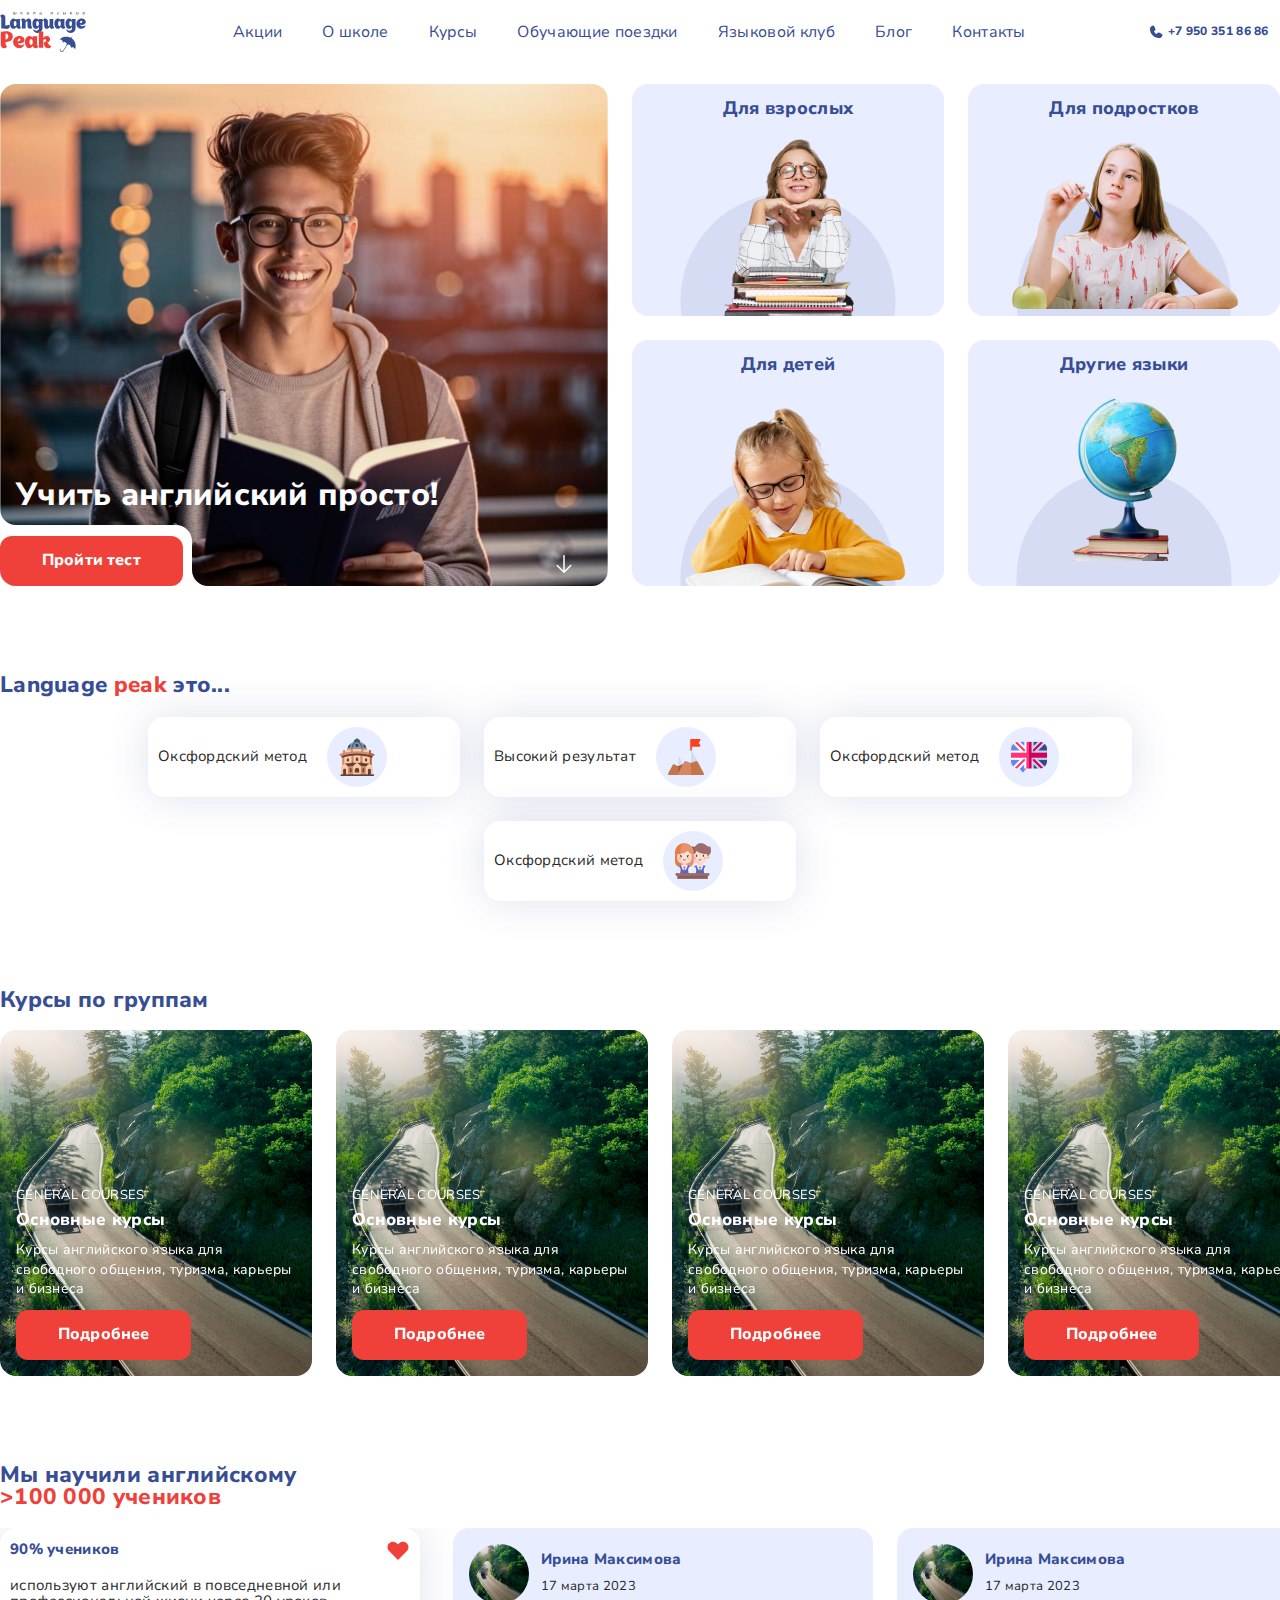
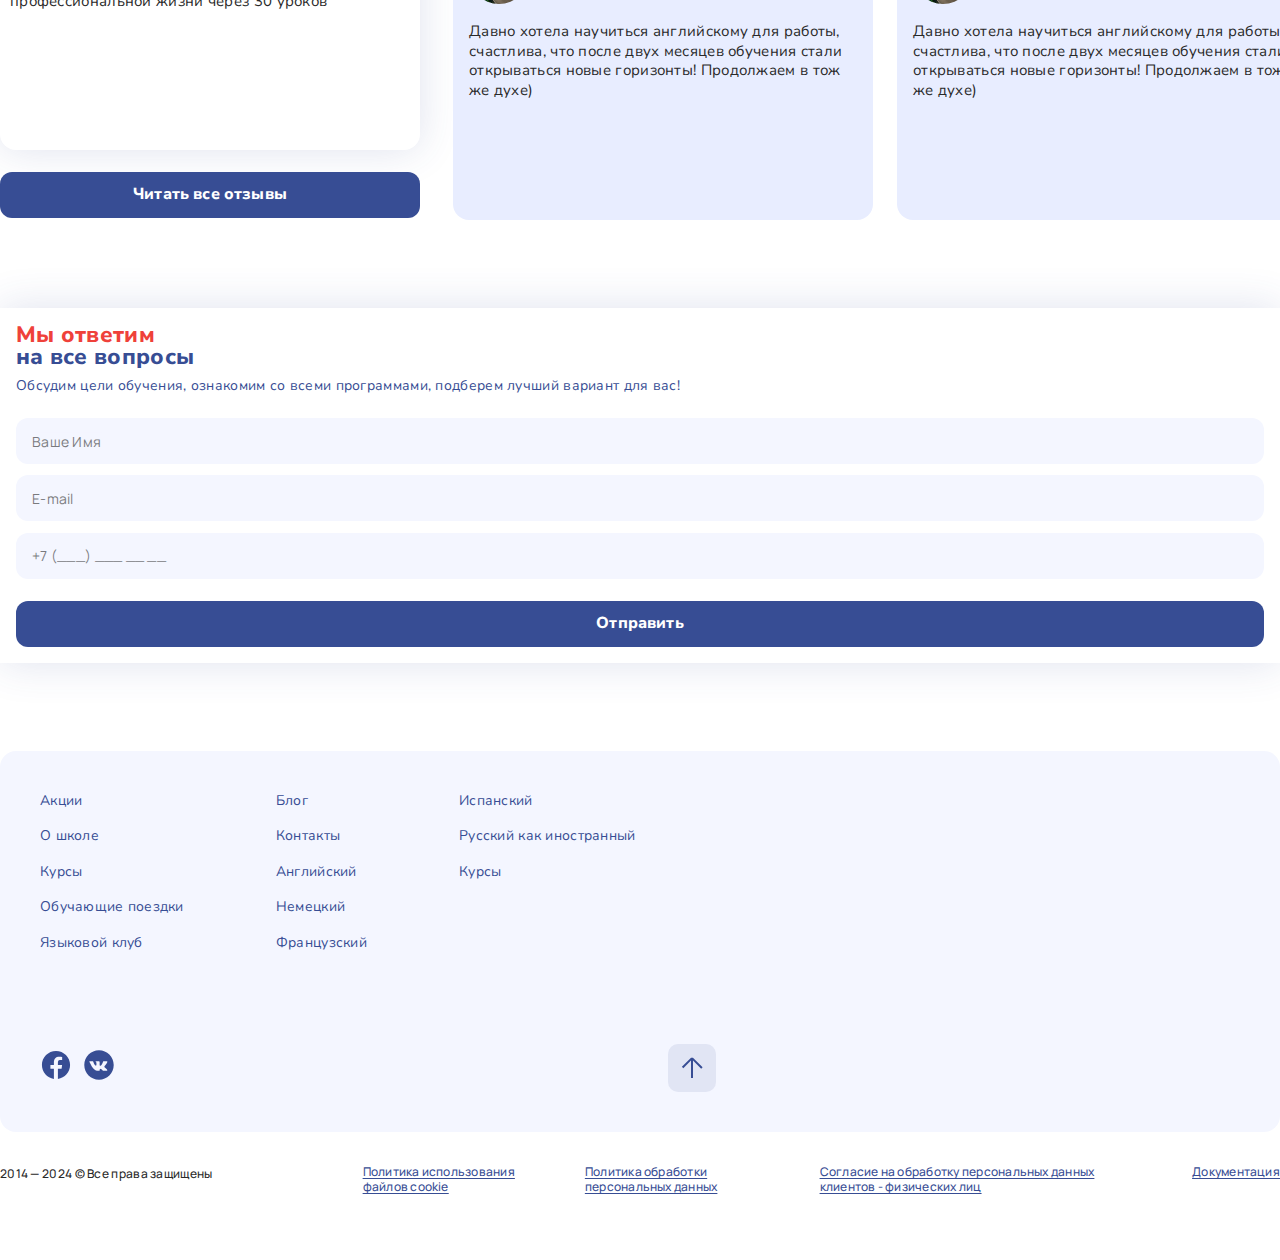
<file: index.html>
<!DOCTYPE html>
<html lang="en">
<head>
  <meta charset="UTF-8" />
  <meta http-equiv="X-UA-Compatible" content="IE=edge" />
  <meta name="viewport" content="width=device-width, initial-scale=1.0" />
  <title>LanguagePeak</title>
  <link rel="stylesheet" href="./css/main.css" />
</head>

<body>
<header class="header">
  <div class="container">
    <div class="mobile_menu only_mobile">
  <nav>
    <ul class="d-flex align-items-center">
      <li class="blue">
        <ul>
          <li><a href="#">Английский</a></li>
          <li><a href="#">Немецкий</a></li>
          <li><a href="#">Французский</a></li>
          <li><a href="#">Испанский</a></li>
          <li><a href="#">Русский как иностранный</a></li>
          <li><a href="#">Курсы</a></li>
        </ul>
      </li>
      <li><a href="#">Акции</a></li>
      <li><a href="#">О школе</a></li>
      <li><a href="#">Курсы</a></li>
      <li><a href="#">Обучающие поездки</a></li>
      <li><a href="#">Языковой клуб</a></li>
      <li><a href="#">Блог</a></li>
      <li><a href="#">Контакты</a></li>
    </ul>
  </nav>
</div>


    <div class="header_row d-flex align-items-center justify-content-between">
      <a href="/" class="logo mr-6">
        <img src="./img/logo.svg" alt="">
      </a>
      <nav class="only_desktop desktop_menu">
        <ul class="d-flex align-items-center">
          <li><a href="#">Акции</a></li>
          <li><a href="#">О школе</a></li>
          <li><a href="#">Курсы</a></li>
          <li><a href="#">Обучающие поездки</a></li>
          <li><a href="#">Языковой клуб</a></li>
          <li><a href="#">Блог</a></li>
          <li><a href="#">Контакты</a></li>
        </ul>
      </nav>
      <div class="d-flex align-items-center">
        <a href="tel:+79503518686" class="d-flex align-items-center mr-3">
          <svg class="mr-1" width="16" height="16" viewBox="0 0 16 16" fill="none" xmlns="http://www.w3.org/2000/svg">
            <path d="M14.4925 10.9425C14.3811 11.7894 13.9651 12.5668 13.3224 13.1294C12.6797 13.6921 11.8542 14.0015 11 14C6.03751 14 2.00001 9.9625 2.00001 5C1.99847 4.14581 2.30794 3.32027 2.87059 2.67756C3.43324 2.03486 4.21061 1.61894 5.05751 1.5075C5.27166 1.48135 5.48854 1.52517 5.67575 1.6324C5.86296 1.73964 6.01047 1.90454 6.09626 2.1025L7.41626 5.04938V5.05688C7.48193 5.20841 7.50906 5.37385 7.49521 5.53843C7.48136 5.703 7.42696 5.86158 7.33688 6C7.32563 6.01688 7.31376 6.0325 7.30126 6.04813L6.00001 7.59063C6.46813 8.54188 7.46313 9.52813 8.42688 9.9975L9.94813 8.70313C9.96307 8.69057 9.97872 8.67888 9.99501 8.66813C10.1333 8.57588 10.2924 8.51957 10.458 8.50429C10.6235 8.48902 10.7903 8.51525 10.9431 8.58063L10.9513 8.58438L13.8956 9.90375C14.0939 9.98924 14.2592 10.1366 14.3668 10.3239C14.4744 10.5111 14.5185 10.7281 14.4925 10.9425Z" fill="#374D94" />
          </svg>
          <span class="nunito-sans-800 fs-12px text-blue no-wrap">
            +7 950 351 86 86
          </span>
        </a>
        <svg width="40" height="40" viewBox="0 0 100 100" class="hamburger only_mobile"
             onclick="document.querySelector('body').classList.toggle('menu_open');">
          <path class="line line1"
                d="M 20,29.000046 H 80.000231 C 80.000231,29.000046 94.498839,28.817352 94.532987,66.711331 94.543142,77.980673 90.966081,81.670246 85.259173,81.668997 79.552261,81.667751 75.000211,74.999942 75.000211,74.999942 L 25.000021,25.000058"/>
          <path class="line line2" d="M 20,50 H 80"/>
          <path class="line line3"
                d="M 20,70.999954 H 80.000231 C 80.000231,70.999954 94.498839,71.182648 94.532987,33.288669 94.543142,22.019327 90.966081,18.329754 85.259173,18.331003 79.552261,18.332249 75.000211,25.000058 75.000211,25.000058 L 25.000021,74.999942"/>
        </svg>
      </div>
    </div>
  </div>
</header>


<main>
  <div class="container">
    <section>
      <div class="head_block__wrapper">
        <div class="head_block">
          <img src="./img/1.png" alt="">
          <h1 class="text-white">Учить английский просто!</h1>
          <div class="d-flex align-items-center justify-content-between">
            <div class="borders">
              <svg fill="#ffffff" xmlns="http://www.w3.org/2000/svg">
                <path d="M192,61V32c0-8.84-7.16-16-16-16H16C7.16,16,0,8.84,0,0v77h208C199.16,77,192,69.84,192,61z"/>
              </svg>
              <a href="#" class="main_button second">
                Пройти тест
              </a>
            </div>
            <svg class="arrow" width="16" height="18" viewBox="0 0 16 18" fill="none"
                 xmlns="http://www.w3.org/2000/svg">
              <path
                d="M15.2806 11.0306L8.53061 17.7806C8.46096 17.8504 8.37824 17.9057 8.2872 17.9434C8.19615 17.9812 8.09855 18.0006 7.99999 18.0006C7.90143 18.0006 7.80383 17.9812 7.71278 17.9434C7.62174 17.9057 7.53902 17.8504 7.46936 17.7806L0.719365 11.0306C0.578634 10.8899 0.499573 10.699 0.499573 10.5C0.499573 10.301 0.578634 10.1101 0.719365 9.96937C0.860095 9.82864 1.05097 9.74958 1.24999 9.74958C1.44901 9.74958 1.63988 9.82864 1.78061 9.96937L7.24999 15.4397V0.75C7.24999 0.551088 7.32901 0.360322 7.46966 0.21967C7.61031 0.0790178 7.80108 0 7.99999 0C8.1989 0 8.38967 0.0790178 8.53032 0.21967C8.67097 0.360322 8.74999 0.551088 8.74999 0.75V15.4397L14.2194 9.96937C14.3601 9.82864 14.551 9.74958 14.75 9.74958C14.949 9.74958 15.1399 9.82864 15.2806 9.96937C15.4213 10.1101 15.5004 10.301 15.5004 10.5C15.5004 10.699 15.4213 10.8899 15.2806 11.0306Z"
                fill="white"/>
            </svg>
          </div>
        </div>
        <div class="groups">
          <div class="groups_item col">
            <p class="text-blue nunito-sans-800 fs-18px">
              Для взрослых
            </p>
            <img src="./img/teacher1.png" alt="">
            <div class="groups_item__circle"></div>
          </div>
          <div class="groups_item col">
            <p class="text-blue nunito-sans-800 fs-18px">
              Для подростков
            </p>
            <img src="./img/dreamy-girl.png" alt="">
            <div class="groups_item__circle"></div>
          </div>
          <div class="groups_item col">
            <p class="text-blue nunito-sans-800 fs-18px">
              Для детей
            </p>
            <img src="./img/little-girl.png" alt="">
            <div class="groups_item__circle"></div>
          </div>
          <div class="groups_item col">
            <p class="text-blue nunito-sans-800 fs-18px">
              Другие языки
            </p>
            <img src="./img/globe.png" alt="">
            <div class="groups_item__circle"></div>
          </div>
        </div>

      </div>

    </section>
    <!--<section>
      <div class="slider_wrapper">
        <div class="swiper swiper-container">
          <div class="swiper-wrapper">
            <a href="#" class="swiper-slide d-flex flex-direction-column justify-content-end">
              <img class="bg" src="./img/22.jpg" alt="">
              <div class="slide_description">
                <p class="nunito-sans-700 text-white fs-18px">
                  Оксфордский метод
                </p>
                <svg width="48" height="48" viewBox="0 0 48 48" fill="none" xmlns="http://www.w3.org/2000/svg">
                  <rect width="48" height="48" rx="10" fill="white" fill-opacity="0.2"/>
                  <path d="M17.7 17H31M31 17V31M31 17L17 31" stroke="white" stroke-width="2"/>
                </svg>
              </div>
            </a>
            <a href="#" class="swiper-slide d-flex flex-direction-column justify-content-end">
              <img class="bg" src="./img/22.jpg" alt="">
              <div class="slide_description">
                <p class="nunito-sans-700 text-white fs-18px">
                  Оксфордский метод
                </p>
                <svg width="48" height="48" viewBox="0 0 48 48" fill="none" xmlns="http://www.w3.org/2000/svg">
                  <rect width="48" height="48" rx="10" fill="white" fill-opacity="0.2"/>
                  <path d="M17.7 17H31M31 17V31M31 17L17 31" stroke="white" stroke-width="2"/>
                </svg>
              </div>
            </a>
            <a href="#" class="swiper-slide d-flex flex-direction-column justify-content-end">
              <img class="bg" src="./img/22.jpg" alt="">
              <div class="slide_description">
                <p class="nunito-sans-700 text-white fs-18px">
                  Оксфордский метод
                </p>
                <svg width="48" height="48" viewBox="0 0 48 48" fill="none" xmlns="http://www.w3.org/2000/svg">
                  <rect width="48" height="48" rx="10" fill="white" fill-opacity="0.2"/>
                  <path d="M17.7 17H31M31 17V31M31 17L17 31" stroke="white" stroke-width="2"/>
                </svg>
              </div>
            </a>
            <a href="#" class="swiper-slide d-flex flex-direction-column justify-content-end">
              <img class="bg" src="./img/22.jpg" alt="">
              <div class="slide_description">
                <p class="nunito-sans-700 text-white fs-18px">
                  Оксфордский метод
                </p>
                <svg width="48" height="48" viewBox="0 0 48 48" fill="none" xmlns="http://www.w3.org/2000/svg">
                  <rect width="48" height="48" rx="10" fill="white" fill-opacity="0.2"/>
                  <path d="M17.7 17H31M31 17V31M31 17L17 31" stroke="white" stroke-width="2"/>
                </svg>
              </div>
            </a>
            <a href="#" class="swiper-slide d-flex flex-direction-column justify-content-end">
              <img class="bg" src="./img/22.jpg" alt="">
              <div class="slide_description">
                <p class="nunito-sans-700 text-white fs-18px">
                  Оксфордский метод
                </p>
                <svg width="48" height="48" viewBox="0 0 48 48" fill="none" xmlns="http://www.w3.org/2000/svg">
                  <rect width="48" height="48" rx="10" fill="white" fill-opacity="0.2"/>
                  <path d="M17.7 17H31M31 17V31M31 17L17 31" stroke="white" stroke-width="2"/>
                </svg>
              </div>
            </a>
            <a href="#" class="swiper-slide d-flex flex-direction-column justify-content-end">
              <img class="bg" src="./img/22.jpg" alt="">
              <div class="slide_description">
                <p class="nunito-sans-700 text-white fs-18px">
                  Оксфордский метод
                </p>
                <svg width="48" height="48" viewBox="0 0 48 48" fill="none" xmlns="http://www.w3.org/2000/svg">
                  <rect width="48" height="48" rx="10" fill="white" fill-opacity="0.2"/>
                  <path d="M17.7 17H31M31 17V31M31 17L17 31" stroke="white" stroke-width="2"/>
                </svg>
              </div>
            </a>
            <a href="#" class="swiper-slide d-flex flex-direction-column justify-content-end">
              <img class="bg" src="./img/22.jpg" alt="">
              <div class="slide_description">
                <p class="nunito-sans-700 text-white fs-18px">
                  Оксфордский метод
                </p>
                <svg width="48" height="48" viewBox="0 0 48 48" fill="none" xmlns="http://www.w3.org/2000/svg">
                  <rect width="48" height="48" rx="10" fill="white" fill-opacity="0.2"/>
                  <path d="M17.7 17H31M31 17V31M31 17L17 31" stroke="white" stroke-width="2"/>
                </svg>
              </div>
            </a>
          </div>

        </div>
      </div>
    </section>-->
    <section>
      <h2 class="text-blue">
        Language <span class="text-red">peak</span> это...
      </h2>
      <div class="info">
        <div class="info_card d-flex align-items-center">
          <p class="">
            Оксфордский метод
          </p>
          <div class="icon">
            <img src="./img/oxford.png" alt="">
          </div>
        </div>
        <div class="info_card d-flex align-items-center">
          <p class="">
            Высокий результат
          </p>
          <div class="icon">
            <img src="./img/goal.png" alt="">
          </div>
        </div>
        <div class="info_card d-flex align-items-center">
          <p class="">
            Оксфордский метод
          </p>
          <div class="icon">
            <img src="./img/english-language.png" alt="">
          </div>
        </div>
        <div class="info_card d-flex align-items-center">
          <p class="">
            Оксфордский метод
          </p>
          <div class="icon">
            <img src="./img/students.png" alt="">
          </div>
        </div>
      </div>
    </section>
    <section>
      <h2 class="text-blue mb-5">
        Курсы по группам
      </h2>
      <div class="slider_wrapper">
        <div class="swiper swiper-container">
          <div class="swiper-wrapper">
            <div class="swiper-slide course d-flex flex-direction-column justify-content-end">
              <img class="bg" src="./img/22.jpg" alt="">
              <span class="d-flex flex-direction-column align-items-start">
              <p class="text-white uppercase nunito-sans-400 mb-1 fs-13px">
              GENERAL COURSES
            </p>
            <p class="text-white nunito-sans-800 mb-3 fs-17px">
              Основные курсы
            </p>
            <p class="text-white nunito-sans-400 mb-3 fs-14px">
              Курсы английского языка для свободного общения, туризма, карьеры и бизнеса
            </p>
            <a href="#" class="main_button second">
              Подробнее
            </a>
            </span>
            </div>
            <div class="swiper-slide course d-flex flex-direction-column justify-content-end">
              <img class="bg" src="./img/22.jpg" alt="">
              <span class="d-flex flex-direction-column align-items-start">
              <p class="text-white uppercase nunito-sans-400 mb-1 fs-13px">
              GENERAL COURSES
            </p>
            <p class="text-white nunito-sans-800 mb-3 fs-17px">
              Основные курсы
            </p>
            <p class="text-white nunito-sans-400 mb-3 fs-14px">
              Курсы английского языка для свободного общения, туризма, карьеры и бизнеса
            </p>
            <a href="#" class="main_button second">
              Подробнее
            </a>
            </span>
            </div>
            <div class="swiper-slide course d-flex flex-direction-column justify-content-end">
              <img class="bg" src="./img/22.jpg" alt="">
              <span class="d-flex flex-direction-column align-items-start">
              <p class="text-white uppercase nunito-sans-400 mb-1 fs-13px">
              GENERAL COURSES
            </p>
            <p class="text-white nunito-sans-800 mb-3 fs-17px">
              Основные курсы
            </p>
            <p class="text-white nunito-sans-400 mb-3 fs-14px">
              Курсы английского языка для свободного общения, туризма, карьеры и бизнеса
            </p>
            <a href="#" class="main_button second">
              Подробнее
            </a>
            </span>
            </div>
            <div class="swiper-slide course d-flex flex-direction-column justify-content-end">
              <img class="bg" src="./img/22.jpg" alt="">
              <span class="d-flex flex-direction-column align-items-start">
              <p class="text-white uppercase nunito-sans-400 mb-1 fs-13px">
              GENERAL COURSES
            </p>
            <p class="text-white nunito-sans-800 mb-3 fs-17px">
              Основные курсы
            </p>
            <p class="text-white nunito-sans-400 mb-3 fs-14px">
              Курсы английского языка для свободного общения, туризма, карьеры и бизнеса
            </p>
            <a href="#" class="main_button second">
              Подробнее
            </a>
            </span>
            </div>
            <div class="swiper-slide course d-flex flex-direction-column justify-content-end">
              <img class="bg" src="./img/22.jpg" alt="">
              <span class="d-flex flex-direction-column align-items-start">
              <p class="text-white uppercase nunito-sans-400 mb-1 fs-13px">
              GENERAL COURSES
            </p>
            <p class="text-white nunito-sans-800 mb-3 fs-17px">
              Основные курсы
            </p>
            <p class="text-white nunito-sans-400 mb-3 fs-14px">
              Курсы английского языка для свободного общения, туризма, карьеры и бизнеса
            </p>
            <a href="#" class="main_button second">
              Подробнее
            </a>
            </span>
            </div>
          </div>
        </div>
      </div>
    </section>
    <section>
      <h2 class="text-blue mb-5">
        Мы научили английскому<br>
        <span class="text-red">>100 000 учеников</span>
      </h2>
      <div class="feedback_wrapper">
        <div>
          <div class="info_card flex-direction-column align-items-start mb-6">
            <div class="d-flex align-items-center justify-content-between mb-4">
              <h4 class="nunito-sans-800 text-blue fs-15px mr-2">
                90% учеников
              </h4>
              <svg width="24" height="24" viewBox="0 0 24 24" fill="none" xmlns="http://www.w3.org/2000/svg">
                <path
                  d="M22.5 9.18749C22.5016 9.90173 22.3616 10.6092 22.088 11.269C21.8144 11.9287 21.4128 12.5277 20.9062 13.0312L12.5344 21.5269C12.4646 21.5977 12.3814 21.654 12.2897 21.6924C12.1979 21.7308 12.0994 21.7506 12 21.7506C11.9005 21.7506 11.8021 21.7308 11.7103 21.6924C11.6186 21.654 11.5354 21.5977 11.4656 21.5269L3.09374 13.0312C2.07307 12.0118 1.49917 10.6287 1.49829 9.18612C1.49741 7.74356 2.06963 6.35972 3.08905 5.33906C4.10848 4.31839 5.49161 3.74449 6.93418 3.74361C8.37674 3.74273 9.76057 4.31494 10.7812 5.33437L12 6.47343L13.2272 5.33062C13.9888 4.57273 14.958 4.0575 16.0122 3.84996C17.0665 3.64242 18.1586 3.75189 19.1507 4.16453C20.1428 4.57718 20.9904 5.2745 21.5865 6.16848C22.1826 7.06246 22.5005 8.113 22.5 9.18749Z"
                  fill="#EF413A"/>
              </svg>
            </div>
            <p class="mb-3">
              используют английский
              в повседневной или профессиональной жизни через 30 уроков
            </p>
          </div>
          <a href="#" class="main_button wide only_desktop">
            Читать все отзывы
          </a>
        </div>
        <div class="slider_wrapper">
          <div class="swiper swiper-container">
            <div class="swiper-wrapper">
              <div class="swiper-slide feedback">
                <div class="feedback_head mb-5">
                  <div class="image">
                    <img src="./img/22.jpg" alt="">
                  </div>
                  <div>
                    <h4 class="nunito-sans-800 text-blue fs-15px mb-2">
                      Ирина Максимова
                    </h4>
                    <p class="nunito-sans-400 text-dark-gray fs-13px">
                      17 марта 2023
                    </p>
                  </div>
                </div>
                <p class="feedback_text nunito-sans-400 text-dark-gray fs-15px">
                  Давно хотела научиться английскому для работы, счастлива, что после двух месяцев обучения стали
                  открываться новые горизонты! Продолжаем в тож же духе)
                </p>
              </div>
              <div class="swiper-slide feedback">
                <div class="feedback_head mb-5">
                  <div class="image">
                    <img src="./img/22.jpg" alt="">
                  </div>
                  <div>
                    <h4 class="nunito-sans-800 text-blue fs-15px mb-2">
                      Ирина Максимова
                    </h4>
                    <p class="nunito-sans-400 text-dark-gray fs-13px">
                      17 марта 2023
                    </p>
                  </div>
                </div>
                <p class="feedback_text nunito-sans-400 text-dark-gray fs-15px">
                  Давно хотела научиться английскому для работы, счастлива, что после двух месяцев обучения стали
                  открываться новые горизонты! Продолжаем в тож же духе)
                </p>
              </div>
              <div class="swiper-slide feedback">
                <div class="feedback_head mb-5">
                  <div class="image">
                    <img src="./img/22.jpg" alt="">
                  </div>
                  <div>
                    <h4 class="nunito-sans-800 text-blue fs-15px mb-2">
                      Ирина Максимова
                    </h4>
                    <p class="nunito-sans-400 text-dark-gray fs-13px">
                      17 марта 2023
                    </p>
                  </div>
                </div>
                <p class="feedback_text nunito-sans-400 text-dark-gray fs-15px">
                  Давно хотела научиться английскому для работы, счастлива, что после двух месяцев обучения стали
                  открываться новые горизонты! Продолжаем в тож же духе)
                </p>
              </div>
              <div class="swiper-slide feedback">
                <div class="feedback_head mb-5">
                  <div class="image">
                    <img src="./img/22.jpg" alt="">
                  </div>
                  <div>
                    <h4 class="nunito-sans-800 text-blue fs-15px mb-2">
                      Ирина Максимова
                    </h4>
                    <p class="nunito-sans-400 text-dark-gray fs-13px">
                      17 марта 2023
                    </p>
                  </div>
                </div>
                <p class="feedback_text nunito-sans-400 text-dark-gray fs-15px">
                  Давно хотела научиться английскому для работы, счастлива, что после двух месяцев обучения стали
                  открываться новые горизонты! Продолжаем в тож же духе)
                </p>
              </div>
              <div class="swiper-slide feedback">
                <div class="feedback_head mb-5">
                  <div class="image">
                    <img src="./img/22.jpg" alt="">
                  </div>
                  <div>
                    <h4 class="nunito-sans-800 text-blue fs-15px mb-2">
                      Ирина Максимова
                    </h4>
                    <p class="nunito-sans-400 text-dark-gray fs-13px">
                      17 марта 2023
                    </p>
                  </div>
                </div>
                <p class="feedback_text nunito-sans-400 text-dark-gray fs-15px">
                  Давно хотела научиться английскому для работы, счастлива, что после двух месяцев обучения стали
                  открываться новые горизонты! Продолжаем в тож же духе)
                </p>
              </div>
              <div class="swiper-slide feedback">
                <div class="feedback_head mb-5">
                  <div class="image">
                    <img src="./img/22.jpg" alt="">
                  </div>
                  <div>
                    <h4 class="nunito-sans-800 text-blue fs-15px mb-2">
                      Ирина Максимова
                    </h4>
                    <p class="nunito-sans-400 text-dark-gray fs-13px">
                      17 марта 2023
                    </p>
                  </div>
                </div>
                <p class="feedback_text nunito-sans-400 text-dark-gray fs-15px">
                  Давно хотела научиться английскому для работы, счастлива, что после двух месяцев обучения стали
                  открываться новые горизонты! Продолжаем в тож же духе)
                </p>
              </div>
              <div class="swiper-slide feedback">
                <div class="feedback_head mb-5">
                  <div class="image">
                    <img src="./img/22.jpg" alt="">
                  </div>
                  <div>
                    <h4 class="nunito-sans-800 text-blue fs-15px mb-2">
                      Ирина Максимова
                    </h4>
                    <p class="nunito-sans-400 text-dark-gray fs-13px">
                      17 марта 2023
                    </p>
                  </div>
                </div>
                <p class="feedback_text nunito-sans-400 text-dark-gray fs-15px">
                  Давно хотела научиться английскому для работы, счастлива, что после двух месяцев обучения стали
                  открываться новые горизонты! Продолжаем в тож же духе)
                </p>
              </div>
              <div class="swiper-slide feedback">
                <div class="feedback_head mb-5">
                  <div class="image">
                    <img src="./img/22.jpg" alt="">
                  </div>
                  <div>
                    <h4 class="nunito-sans-800 text-blue fs-15px mb-2">
                      Ирина Максимова
                    </h4>
                    <p class="nunito-sans-400 text-dark-gray fs-13px">
                      17 марта 2023
                    </p>
                  </div>
                </div>
                <p class="feedback_text nunito-sans-400 text-dark-gray fs-15px">
                  Давно хотела научиться английскому для работы, счастлива, что после двух месяцев обучения стали
                  открываться новые горизонты! Продолжаем в тож же духе)
                </p>
              </div>
              <div class="swiper-slide feedback">
                <div class="feedback_head mb-5">
                  <div class="image">
                    <img src="./img/22.jpg" alt="">
                  </div>
                  <div>
                    <h4 class="nunito-sans-800 text-blue fs-15px mb-2">
                      Ирина Максимова
                    </h4>
                    <p class="nunito-sans-400 text-dark-gray fs-13px">
                      17 марта 2023
                    </p>
                  </div>
                </div>
                <p class="feedback_text nunito-sans-400 text-dark-gray fs-15px">
                  Давно хотела научиться английскому для работы, счастлива, что после двух месяцев обучения стали
                  открываться новые горизонты! Продолжаем в тож же духе)
                </p>
              </div>
              <div class="swiper-slide feedback">
                <div class="feedback_head mb-5">
                  <div class="image">
                    <img src="./img/22.jpg" alt="">
                  </div>
                  <div>
                    <h4 class="nunito-sans-800 text-blue fs-15px mb-2">
                      Ирина Максимова
                    </h4>
                    <p class="nunito-sans-400 text-dark-gray fs-13px">
                      17 марта 2023
                    </p>
                  </div>
                </div>
                <p class="feedback_text nunito-sans-400 text-dark-gray fs-15px">
                  Давно хотела научиться английскому для работы, счастлива, что после двух месяцев обучения стали
                  открываться новые горизонты! Продолжаем в тож же духе)
                </p>
              </div>
            </div>
          </div>
        </div>
      </div>
      <a href="#" class="main_button wide mt-5 only_mobile">
        Читать все отзывы
      </a>
    </section>
  </div>

  <section class="form_section">
    <div class="container">
      <div class="form">
        <h3 class="h2 text-blue mb-2">
          <span class="text-red">Мы ответим</span></br>
          на все вопросы
        </h3>
        <p class="text-blue fs-14px mb-6">
          Обсудим цели обучения, ознакомим со всеми программами, подберем лучший вариант для вас!
        </p>
        <form action="">
          <input type="text" class="main_input mb-3" placeholder="Ваше Имя">
          <input type="email" class="main_input mb-3" placeholder="E-mail">
          <input type="tel" class="main_input mb-6" placeholder="+7 (___) ___ __ __">
          <button type="submit" class="main_button wide">Отправить</button>
        </form>
      </div>
    </div>
  </section>
  <div class="container only_mobile">
    <section>
      <iframe
        class="map"
        src="https://yandex.ru/map-widget/v1/?um=constructor%3A435ef9aa48d58f486a65568213044271374a4a436a770277adf20c347be6b6f7&amp;source=constructor"
        width="100%" height="238" frameborder="0"></iframe>
    </section>
  </div>
</main>

<footer class="footer">
  <div class="footer_top">
    <div class="container">
      <nav>
        <ul>
          <li><a href="#">Акции</a></li>
          <li><a href="#">О школе</a></li>
          <li><a href="#">Курсы</a></li>
          <li><a href="#">Обучающие поездки</a></li>
          <li><a href="#">Языковой клуб</a></li>
          <li><a href="#">Блог</a></li>
          <li><a href="#">Контакты</a></li>
          <li><a href="#">Английский</a></li>
          <li><a href="#">Немецкий</a></li>
          <li><a href="#">Французский</a></li>
          <li><a href="#">Испанский</a></li>
          <li><a href="#">Русский как иностранный</a></li>
          <li><a href="#">Курсы</a></li>
        </ul>
      </nav>
      <div class="d-flex align-items-center justify-content-between social">
        <div class="d-flex align-items-center mr-4">
          <a href="#" class="mr-3">
            <svg width="32" height="32" viewBox="0 0 32 32" fill="none" xmlns="http://www.w3.org/2000/svg">
              <path d="M16 1.92004C8.22404 1.92004 1.92004 8.22404 1.92004 16C1.92004 23.0592 7.12004 28.8877 13.8957 29.906V19.7319H10.4122V16.0308H13.8957V13.568C13.8957 9.4906 15.8823 7.70052 19.2711 7.70052C20.8941 7.70052 21.7524 7.82084 22.1588 7.87588V11.1066H19.8471C18.4084 11.1066 17.906 12.4704 17.906 14.0077V16.0308H22.1223L21.5501 19.7319H17.906V29.936C24.7783 29.0036 30.08 23.1277 30.08 16C30.08 8.22404 23.776 1.92004 16 1.92004Z" fill="#374D94" />
            </svg>
          </a>
          <a href="#">
            <svg width="32" height="32" viewBox="0 0 32 32" fill="none" xmlns="http://www.w3.org/2000/svg">
              <path d="M16 1.28003C7.88355 1.28003 1.28003 7.88355 1.28003 16C1.28003 24.1165 7.88355 30.72 16 30.72C24.1171 30.72 30.72 24.1165 30.72 16C30.72 7.88355 24.1171 1.28003 16 1.28003ZM22.3827 18.9024C23.8144 20.1735 24.112 20.6272 24.1607 20.7047C24.7539 21.6455 23.5027 21.76 23.5027 21.76H20.8659C20.8659 21.76 20.224 21.7671 19.6755 21.4035C18.7815 20.8179 17.8451 19.6826 17.1872 19.8797C16.6349 20.0448 16.64 20.7911 16.64 21.4291C16.64 21.6576 16.4435 21.76 16 21.76C15.5565 21.76 15.3722 21.76 15.1757 21.76C13.7312 21.76 12.1639 21.2736 10.6003 19.6397C8.38851 17.3299 6.44867 12.6771 6.44867 12.6771C6.44867 12.6771 6.33411 12.4429 6.45891 12.3002C6.60035 12.1402 6.98499 12.1607 6.98499 12.1607L9.54179 12.16C9.54179 12.16 9.78243 12.2055 9.95523 12.3271C10.0979 12.4269 10.1773 12.6176 10.1773 12.6176C10.1773 12.6176 10.6067 14.0359 11.1539 14.9402C12.2227 16.7053 12.72 16.7501 13.0829 16.56C13.6128 16.2848 13.44 14.4083 13.44 14.4083C13.44 14.4083 13.4637 13.6026 13.1872 13.2435C12.9741 12.9658 12.5664 12.8179 12.3885 12.7949C12.2445 12.7763 12.4851 12.5242 12.7917 12.3802C13.2013 12.1978 13.7587 12.1511 14.72 12.16C15.4682 12.1671 15.6839 12.2119 15.9757 12.2791C16.8583 12.4826 16.64 13.0195 16.64 14.905C16.64 15.5091 16.5568 16.3584 17.0125 16.64C17.209 16.7616 17.8823 16.9101 19.0803 14.9645C19.6493 14.0416 20.1018 12.5107 20.1018 12.5107C20.1018 12.5107 20.1952 12.3424 20.3405 12.2592C20.489 12.1741 20.4845 12.176 20.688 12.176C20.8916 12.176 22.9325 12.16 23.3805 12.16C23.8279 12.16 24.2477 12.1549 24.32 12.4173C24.4237 12.7943 23.9898 14.0858 22.8903 15.4874C21.0835 17.7875 20.8832 17.5725 22.3827 18.9024Z" fill="#374D94" />
            </svg>
          </a>
        </div>
        <svg class="button_up" width="48" height="48" viewBox="0 0 48 48" fill="none" xmlns="http://www.w3.org/2000/svg">
          <rect width="48" height="48" rx="10" fill="#374D94" fill-opacity="0.1" />
          <path d="M14.5955 23.505L24 14.1005M24 14.1005L33.8995 24M24 14.1005V33.8995" stroke="#374D94" stroke-width="2" />
        </svg>
      </div>
      <iframe
        class="map only_desktop"
        src="https://yandex.ru/map-widget/v1/?um=constructor%3A435ef9aa48d58f486a65568213044271374a4a436a770277adf20c347be6b6f7&amp;source=constructor"
        width="100%" height="238" frameborder="0"></iframe>
    </div>
  </div>
  <div class="footer_bot">
    <div class="container">
      <p class="manrope-500 fs-12px mb-7">
        2014 — 2024 © Все права защищены
      </p>
      <div class="d-flex flex-direction-column">
        <a href="#" class="text-blue main_link mb-4">Политика использования файлов cookie</a>
        <a href="#" class="text-blue main_link mb-4">Политика обработки персональных данных</a>
        <a href="#" class="text-blue main_link mb-4">Согласие на обработку персональных данных клиентов - физических лиц</a>
        <a href="#" class="text-blue main_link mb-4">Документация</a>
      </div>
    </div>
  </div>
</footer>

<div class="modal modal_theme_normal" data-modal="test">

  <div class="modal__content">
    <div class="modal_close_border">
      <div class="modal_close">
        <svg class="icon" width="24" height="24" viewBox="0 0 24 24" fill="none" xmlns="http://www.w3.org/2000/svg">
          <path d="M19.2806 18.2194C19.3503 18.289 19.4056 18.3718 19.4433 18.4628C19.481 18.5539 19.5004 18.6514 19.5004 18.75C19.5004 18.8485 19.481 18.9461 19.4433 19.0372C19.4056 19.1282 19.3503 19.2109 19.2806 19.2806C19.2109 19.3503 19.1282 19.4056 19.0372 19.4433C18.9461 19.481 18.8485 19.5004 18.75 19.5004C18.6515 19.5004 18.5539 19.481 18.4628 19.4433C18.3718 19.4056 18.2891 19.3503 18.2194 19.2806L12 13.0603L5.78063 19.2806C5.6399 19.4213 5.44902 19.5004 5.25 19.5004C5.05098 19.5004 4.86011 19.4213 4.71938 19.2806C4.57865 19.1399 4.49958 18.949 4.49958 18.75C4.49958 18.551 4.57865 18.3601 4.71938 18.2194L10.9397 12L4.71938 5.78061C4.57865 5.63988 4.49958 5.44901 4.49958 5.24999C4.49958 5.05097 4.57865 4.8601 4.71938 4.71936C4.86011 4.57863 5.05098 4.49957 5.25 4.49957C5.44902 4.49957 5.6399 4.57863 5.78063 4.71936L12 10.9397L18.2194 4.71936C18.3601 4.57863 18.551 4.49957 18.75 4.49957C18.949 4.49957 19.1399 4.57863 19.2806 4.71936C19.4214 4.8601 19.5004 5.05097 19.5004 5.24999C19.5004 5.44901 19.4214 5.63988 19.2806 5.78061L13.0603 12L19.2806 18.2194Z" fill="#374D94" />
        </svg>
      </div>
      <svg class="border" width="77" height="77" viewBox="0 0 77 77" fill="none" xmlns="http://www.w3.org/2000/svg">
        <path fill-rule="evenodd" clip-rule="evenodd" d="M0 0V6.27C2.44 11.99 8.11 16 14.72 16H43.72C52.56 16 59.72 23.16 59.72 32V61C59.72 69.84 66.88 77 75.72 77H77V0H0Z" fill="#E8ECF7" />
      </svg>
    </div>
    <div class="form">
      <h3 class="h1 text-blue mb-6">
        <span class="text-red">Бесплатное</span></br>
         тестирование
      </h3>
      <form action="">
        <input type="text" class="main_input mb-3" placeholder="Ваше Имя">
        <input type="email" class="main_input mb-3" placeholder="E-mail">
        <input type="tel" class="main_input mb-6" placeholder="+7 (___) ___ __ __">
        <button type="submit" class="main_button">Отправить</button>
      </form>
    </div>
  </div>
</div>
<!-- /.modal -->

<script src="./js/index.bundle.js"></script>
</body>
</html>
</file>
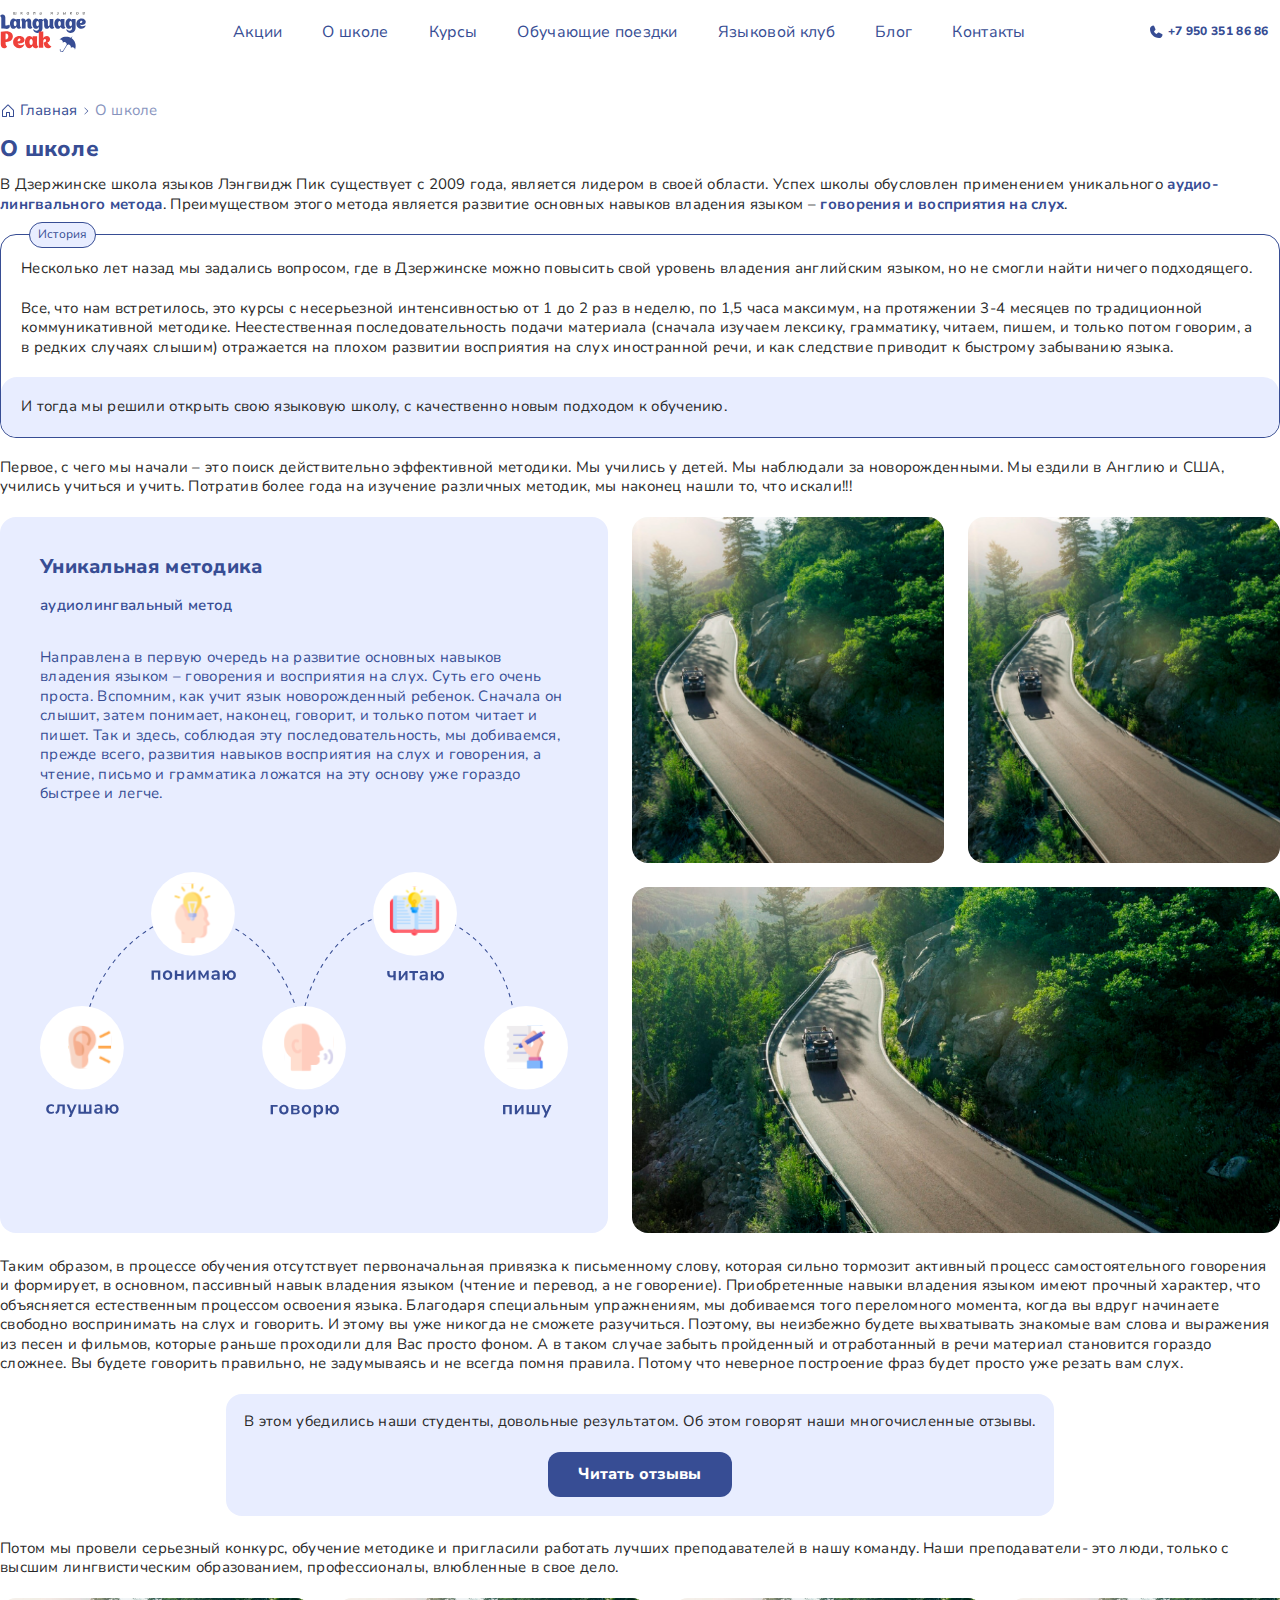
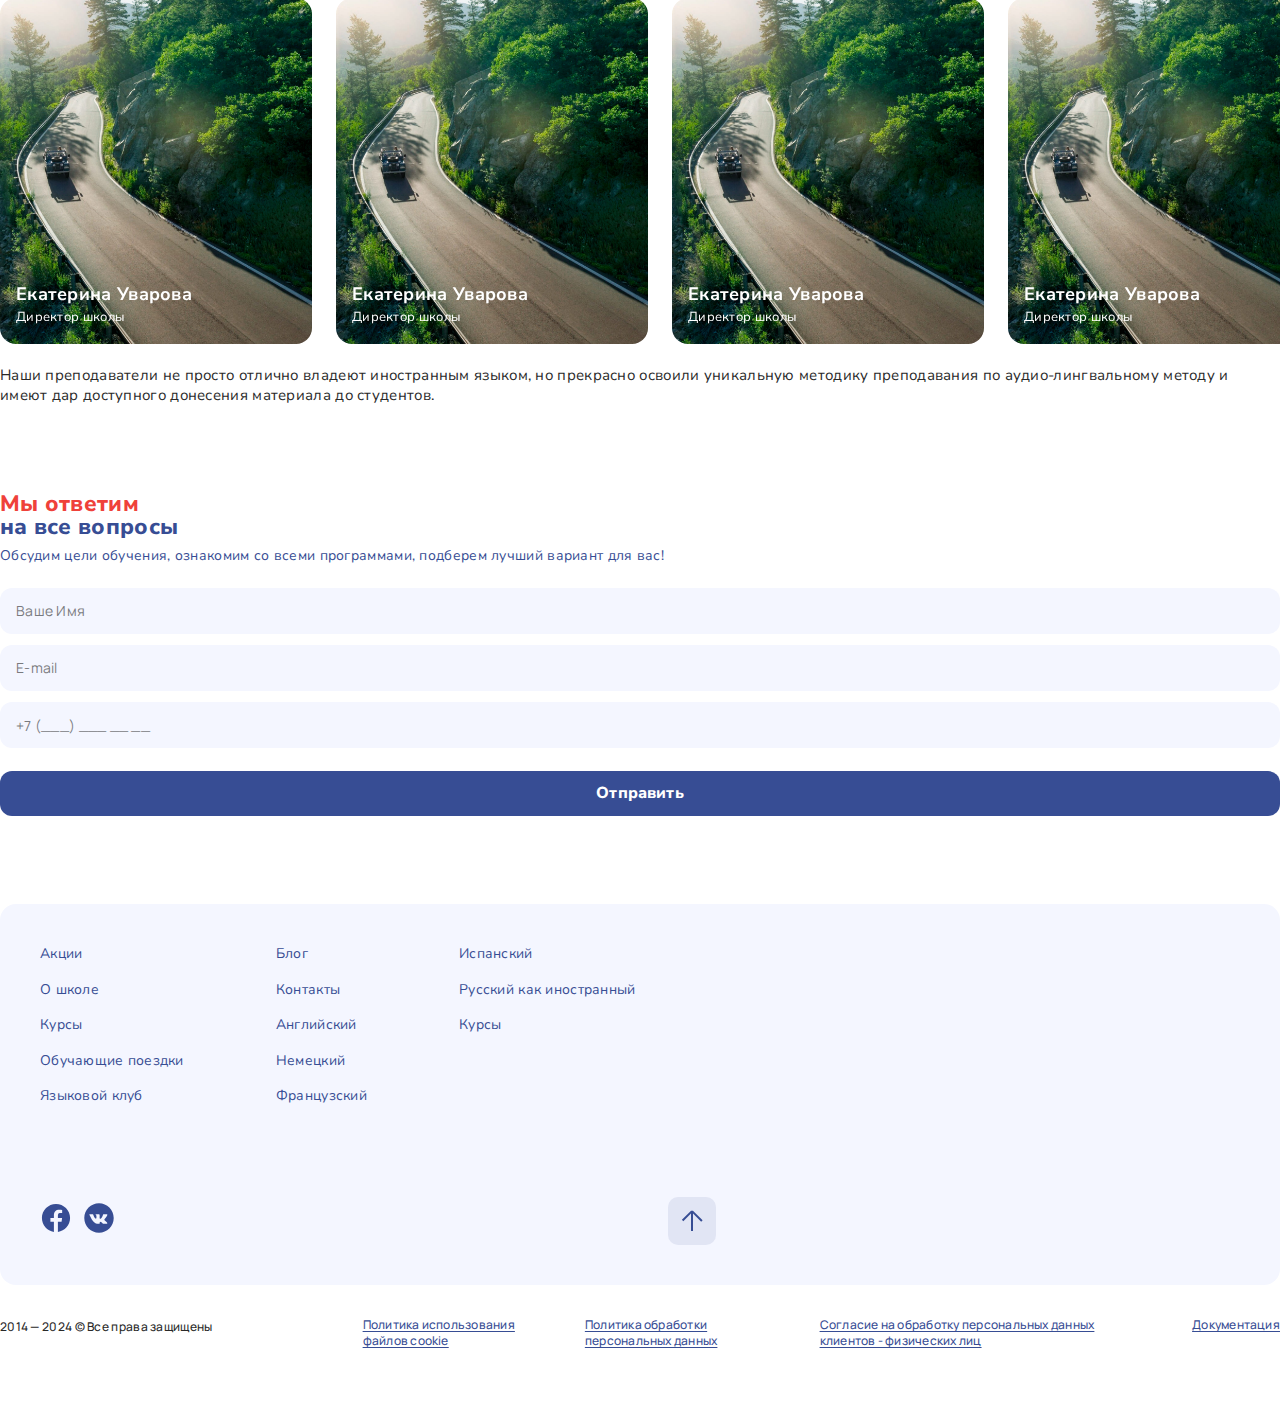
<file: about.html>
<!DOCTYPE html>
<html lang="en">
<head>
  <meta charset="UTF-8" />
  <meta http-equiv="X-UA-Compatible" content="IE=edge" />
  <meta name="viewport" content="width=device-width, initial-scale=1.0" />
  <title>LanguagePeak</title>
  <link rel="stylesheet" href="./css/main.css" />
</head>

<body>
<header class="header">
  <div class="container">
    <div class="mobile_menu only_mobile">
  <nav>
    <ul class="d-flex align-items-center">
      <li class="blue">
        <ul>
          <li><a href="#">Английский</a></li>
          <li><a href="#">Немецкий</a></li>
          <li><a href="#">Французский</a></li>
          <li><a href="#">Испанский</a></li>
          <li><a href="#">Русский как иностранный</a></li>
          <li><a href="#">Курсы</a></li>
        </ul>
      </li>
      <li><a href="#">Акции</a></li>
      <li><a href="#">О школе</a></li>
      <li><a href="#">Курсы</a></li>
      <li><a href="#">Обучающие поездки</a></li>
      <li><a href="#">Языковой клуб</a></li>
      <li><a href="#">Блог</a></li>
      <li><a href="#">Контакты</a></li>
    </ul>
  </nav>
</div>


    <div class="header_row d-flex align-items-center justify-content-between">
      <a href="/" class="logo mr-6">
        <img src="./img/logo.svg" alt="">
      </a>
      <nav class="only_desktop desktop_menu">
        <ul class="d-flex align-items-center">
          <li><a href="#">Акции</a></li>
          <li><a href="#">О школе</a></li>
          <li><a href="#">Курсы</a></li>
          <li><a href="#">Обучающие поездки</a></li>
          <li><a href="#">Языковой клуб</a></li>
          <li><a href="#">Блог</a></li>
          <li><a href="#">Контакты</a></li>
        </ul>
      </nav>
      <div class="d-flex align-items-center">
        <a href="tel:+79503518686" class="d-flex align-items-center mr-3">
          <svg class="mr-1" width="16" height="16" viewBox="0 0 16 16" fill="none" xmlns="http://www.w3.org/2000/svg">
            <path d="M14.4925 10.9425C14.3811 11.7894 13.9651 12.5668 13.3224 13.1294C12.6797 13.6921 11.8542 14.0015 11 14C6.03751 14 2.00001 9.9625 2.00001 5C1.99847 4.14581 2.30794 3.32027 2.87059 2.67756C3.43324 2.03486 4.21061 1.61894 5.05751 1.5075C5.27166 1.48135 5.48854 1.52517 5.67575 1.6324C5.86296 1.73964 6.01047 1.90454 6.09626 2.1025L7.41626 5.04938V5.05688C7.48193 5.20841 7.50906 5.37385 7.49521 5.53843C7.48136 5.703 7.42696 5.86158 7.33688 6C7.32563 6.01688 7.31376 6.0325 7.30126 6.04813L6.00001 7.59063C6.46813 8.54188 7.46313 9.52813 8.42688 9.9975L9.94813 8.70313C9.96307 8.69057 9.97872 8.67888 9.99501 8.66813C10.1333 8.57588 10.2924 8.51957 10.458 8.50429C10.6235 8.48902 10.7903 8.51525 10.9431 8.58063L10.9513 8.58438L13.8956 9.90375C14.0939 9.98924 14.2592 10.1366 14.3668 10.3239C14.4744 10.5111 14.5185 10.7281 14.4925 10.9425Z" fill="#374D94" />
          </svg>
          <span class="nunito-sans-800 fs-12px text-blue no-wrap">
            +7 950 351 86 86
          </span>
        </a>
        <svg width="40" height="40" viewBox="0 0 100 100" class="hamburger only_mobile"
             onclick="document.querySelector('body').classList.toggle('menu_open');">
          <path class="line line1"
                d="M 20,29.000046 H 80.000231 C 80.000231,29.000046 94.498839,28.817352 94.532987,66.711331 94.543142,77.980673 90.966081,81.670246 85.259173,81.668997 79.552261,81.667751 75.000211,74.999942 75.000211,74.999942 L 25.000021,25.000058"/>
          <path class="line line2" d="M 20,50 H 80"/>
          <path class="line line3"
                d="M 20,70.999954 H 80.000231 C 80.000231,70.999954 94.498839,71.182648 94.532987,33.288669 94.543142,22.019327 90.966081,18.329754 85.259173,18.331003 79.552261,18.332249 75.000211,25.000058 75.000211,25.000058 L 25.000021,74.999942"/>
        </svg>
      </div>
    </div>
  </div>
</header>


<main>
  <div class="container">
    <ul class="breadcrumbs my-5">
      <li>
        <svg class="mr-1" width="16" height="16" viewBox="0 0 16 16" fill="none" xmlns="http://www.w3.org/2000/svg">
          <path
            d="M13.7069 6.79254L8.70688 1.79254C8.51936 1.60514 8.26511 1.49988 8.00001 1.49988C7.7349 1.49988 7.48065 1.60514 7.29313 1.79254L2.29313 6.79254C2.19982 6.88516 2.12586 6.9954 2.07553 7.11686C2.02521 7.23832 1.99954 7.36857 2.00001 7.50004V13.5C2.00001 13.6326 2.05268 13.7598 2.14645 13.8536C2.24022 13.9474 2.3674 14 2.50001 14H6.50001C6.63261 14 6.75979 13.9474 6.85356 13.8536C6.94733 13.7598 7.00001 13.6326 7.00001 13.5V10H9.00001V13.5C9.00001 13.6326 9.05268 13.7598 9.14645 13.8536C9.24022 13.9474 9.3674 14 9.50001 14H13.5C13.6326 14 13.7598 13.9474 13.8536 13.8536C13.9473 13.7598 14 13.6326 14 13.5V7.50004C14.0005 7.36857 13.9748 7.23832 13.9245 7.11686C13.8742 6.9954 13.8002 6.88516 13.7069 6.79254ZM13 13H10V9.50004C10 9.36743 9.94733 9.24025 9.85356 9.14649C9.75979 9.05272 9.63261 9.00004 9.50001 9.00004H6.50001C6.3674 9.00004 6.24022 9.05272 6.14645 9.14649C6.05268 9.24025 6.00001 9.36743 6.00001 9.50004V13H3.00001V7.50004L8.00001 2.50004L13 7.50004V13Z"
            fill="#374D94"/>
        </svg>
        <a href="#">Главная</a>
      </li>
      <li>
        <svg class="mx-1" width="10" height="10" viewBox="0 0 10 10" fill="none" xmlns="http://www.w3.org/2000/svg">
          <path
            d="M7.09608 5.22115L3.97108 8.34615C3.94205 8.37518 3.90758 8.39821 3.86965 8.41392C3.83171 8.42964 3.79105 8.43773 3.74999 8.43773C3.70893 8.43773 3.66827 8.42964 3.63034 8.41392C3.5924 8.39821 3.55793 8.37518 3.5289 8.34615C3.49986 8.31711 3.47683 8.28264 3.46112 8.24471C3.4454 8.20677 3.43732 8.16611 3.43732 8.12505C3.43732 8.08399 3.4454 8.04333 3.46112 8.0054C3.47683 7.96746 3.49986 7.93299 3.5289 7.90396L6.43319 5.00005L3.5289 2.09615C3.47026 2.03751 3.43732 1.95798 3.43732 1.87505C3.43732 1.79213 3.47026 1.7126 3.5289 1.65396C3.58753 1.59532 3.66706 1.56238 3.74999 1.56238C3.83292 1.56238 3.91245 1.59532 3.97108 1.65396L7.09608 4.77896C7.12514 4.80798 7.14819 4.84245 7.16392 4.88038C7.17964 4.91832 7.18774 4.95898 7.18774 5.00005C7.18774 5.04112 7.17964 5.08178 7.16392 5.11972C7.14819 5.15766 7.12514 5.19212 7.09608 5.22115Z"
            fill="#374D94"/>
        </svg>
        <span>О школе</span>
      </li>

    </ul>
    <section>
      <h1 class="h2 text-blue mb-4">
        О школе
      </h1>
      <div class="text">
        <p class="mb-5">
          В Дзержинске школа языков Лэнгвидж Пик существует с 2009 года, является лидером в своей области. Успех школы
          обусловлен применением уникального <strong>аудио-лингвального метода</strong>.
          Преимуществом этого метода является развитие основных навыков владения языком – <strong>говорения
          и восприятия на слух</strong>.
        </p>
        <blockquote>
          <div class="bulb">
            История
          </div>
          <p>
            Несколько лет назад мы задались вопросом, где
            в Дзержинске можно повысить свой уровень владения английским языком, но не смогли найти ничего подходящего.
          </p>
          <p>
            Все, что нам встретилось, это курсы с несерьезной интенсивностью от 1 до 2 раз
            в неделю, по 1,5 часа максимум, на протяжении 3-4 месяцев по традиционной коммуникативной методике.
            Неестественная последовательность подачи материала (сначала изучаем лексику, грамматику, читаем, пишем, и
            только потом говорим, а в редких случаях слышим) отражается на плохом развитии восприятия на слух
            иностранной речи, и как следствие приводит
            к быстрому забыванию языка.
          </p>
          <p class="highlighted bg-light-blue">
            И тогда мы решили открыть свою языковую школу, с качественно новым подходом к обучению.
          </p>
        </blockquote>
        <p>
          Первое, с чего мы начали – это поиск действительно эффективной методики. Мы учились у детей. Мы наблюдали за
          новорожденными. Мы ездили в Англию и США, учились учиться и учить. Потратив более года на изучение различных
          методик, мы наконец нашли то, что искали!!!
        </p>
        <div class="block_with_icons__wrapper">
          <div class="bg-light-blue block_with_icons">
            <h4 class="nunito-sans-800 fs-20px mb-2 text-blue">Уникальная методика</h4>
            <h5 class="nunito-sans-600 fs-15px mb-5 text-blue">аудиолингвальный метод</h5>
            <p class="text-blue">
              Направлена в первую очередь на развитие основных навыков владения языком – говорения
              и восприятия на слух. Суть его очень проста. Вспомним, как учит язык новорожденный ребенок. Сначала он
              слышит, затем понимает, наконец, говорит, и только потом читает
              и пишет. Так и здесь, соблюдая эту последовательность, мы добиваемся, прежде всего, развития навыков
              восприятия
              на слух и говорения, а чтение, письмо и грамматика ложатся
              на эту основу уже гораздо быстрее и легче.
            </p>
            <img src="./img/about_mobile.svg" class="only_mobile" alt="">
            <img src="./img/about_desktop.svg" class="only_desktop" alt="">
          </div>
          <div class="cards">
            <div class="card">
              <img src="./img/22.jpg" alt="">
            </div>
            <div class="card">
              <img src="./img/22.jpg" alt="">
            </div>
            <div class="card">
              <img src="./img/22.jpg" alt="">
            </div>
          </div>
        </div>
        <p>
          Таким образом, в процессе обучения отсутствует первоначальная привязка к письменному слову, которая сильно
          тормозит активный процесс самостоятельного говорения
          и формирует, в основном, пассивный навык владения языком (чтение
          и перевод, а не говорение). Приобретенные навыки владения языком имеют прочный характер, что объясняется
          естественным процессом освоения языка. Благодаря специальным упражнениям, мы добиваемся того переломного
          момента, когда вы вдруг начинаете свободно воспринимать на слух
          и говорить. И этому вы уже никогда
          не сможете разучиться. Поэтому, вы неизбежно будете выхватывать знакомые вам слова и выражения
          из песен и фильмов, которые раньше проходили для Вас просто фоном.
          А в таком случае забыть пройденный и отработанный в речи материал становится гораздо сложнее. Вы будете
          говорить правильно, не задумываясь и не всегда помня правила. Потому что неверное построение фраз будет просто
          уже резать вам слух.
        </p>
        <div class="d-flex justify-content-center mb-6">
          <div class="bg-light-blue border-16 px-5 py-5 d-flex flex-direction-column align-items-center ">
            <p>
              В этом убедились наши студенты, довольные результатом. Об этом говорят наши многочисленные отзывы.
            </p>
            <a href="#" class="main_button">
              Читать отзывы
            </a>
          </div>
        </div>
        <p>
          Потом мы провели серьезный конкурс, обучение методике и пригласили работать лучших преподавателей
          в нашу команду. Наши преподаватели- это люди, только
          с высшим лингвистическим образованием, профессионалы, влюбленные в свое дело.
        </p>
        <div class="slider_wrapper mb-6">
          <div class="swiper swiper-container">
            <div class="swiper-wrapper">
              <div class="swiper-slide d-flex flex-direction-column justify-content-end">
                <img class="bg" src="./img/22.jpg" alt="">
                <div class="slide_description">
                  <div>
                    <div class="nunito-sans-700 text-white fs-18px mb-1">Екатерина Уварова</div>
                    <div class="nunito-sans-400 text-white fs-13px">Директор школы</div>
                  </div>
                </div>
              </div>
              <div class="swiper-slide d-flex flex-direction-column justify-content-end">
                <img class="bg" src="./img/22.jpg" alt="">
                <div class="slide_description">
                  <div>
                    <div class="nunito-sans-700 text-white fs-18px mb-1">Екатерина Уварова</div>
                    <div class="nunito-sans-400 text-white fs-13px">Директор школы</div>
                  </div>
                </div>
              </div>
              <div class="swiper-slide d-flex flex-direction-column justify-content-end">
                <img class="bg" src="./img/22.jpg" alt="">
                <div class="slide_description">
                  <div>
                    <div class="nunito-sans-700 text-white fs-18px mb-1">Екатерина Уварова</div>
                    <div class="nunito-sans-400 text-white fs-13px">Директор школы</div>
                  </div>
                </div>
              </div>
              <div class="swiper-slide d-flex flex-direction-column justify-content-end">
                <img class="bg" src="./img/22.jpg" alt="">
                <div class="slide_description">
                  <div>
                    <div class="nunito-sans-700 text-white fs-18px mb-1">Екатерина Уварова</div>
                    <div class="nunito-sans-400 text-white fs-13px">Директор школы</div>
                  </div>
                </div>
              </div>
              <div class="swiper-slide d-flex flex-direction-column justify-content-end">
                <img class="bg" src="./img/22.jpg" alt="">
                <div class="slide_description">
                  <div>
                    <div class="nunito-sans-700 text-white fs-18px mb-1">Екатерина Уварова</div>
                    <div class="nunito-sans-400 text-white fs-13px">Директор школы</div>
                  </div>
                </div>
              </div>
              <div class="swiper-slide d-flex flex-direction-column justify-content-end">
                <img class="bg" src="./img/22.jpg" alt="">
                <div class="slide_description">
                  <div>
                    <div class="nunito-sans-700 text-white fs-18px mb-1">Екатерина Уварова</div>
                    <div class="nunito-sans-400 text-white fs-13px">Директор школы</div>
                  </div>
                </div>
              </div>
              <div class="swiper-slide d-flex flex-direction-column justify-content-end">
                <img class="bg" src="./img/22.jpg" alt="">
                <div class="slide_description">
                  <div>
                    <div class="nunito-sans-700 text-white fs-18px mb-1">Екатерина Уварова</div>
                    <div class="nunito-sans-400 text-white fs-13px">Директор школы</div>
                  </div>
                </div>
              </div>
              <div class="swiper-slide d-flex flex-direction-column justify-content-end">
                <img class="bg" src="./img/22.jpg" alt="">
                <div class="slide_description">
                  <div>
                    <div class="nunito-sans-700 text-white fs-18px mb-1">Екатерина Уварова</div>
                    <div class="nunito-sans-400 text-white fs-13px">Директор школы</div>
                  </div>
                </div>
              </div>
            </div>
          </div>
        </div>
        <p>
          Наши преподаватели не просто отлично владеют иностранным языком, но прекрасно освоили
          уникальную методику преподавания по аудио-лингвальному методу и имеют дар доступного донесения материала до студентов.
        </p>
      </div>
    </section>

    <section>
      <div class="form">
        <h3 class="h2 text-blue mb-2">
          <span class="text-red">Мы ответим</span></br>
          на все вопросы
        </h3>
        <p class="text-blue fs-14px mb-6">
          Обсудим цели обучения, ознакомим со всеми программами, подберем лучший вариант для вас!
        </p>
        <form action="">
          <input type="text" class="main_input mb-3" placeholder="Ваше Имя">
          <input type="email" class="main_input mb-3" placeholder="E-mail">
          <input type="tel" class="main_input mb-6" placeholder="+7 (___) ___ __ __">
          <button type="submit" class="main_button wide">Отправить</button>
        </form>
      </div>
    </section>
  </div>

</main>

<footer class="footer">
  <div class="footer_top">
    <div class="container">
      <nav>
        <ul>
          <li><a href="#">Акции</a></li>
          <li><a href="#">О школе</a></li>
          <li><a href="#">Курсы</a></li>
          <li><a href="#">Обучающие поездки</a></li>
          <li><a href="#">Языковой клуб</a></li>
          <li><a href="#">Блог</a></li>
          <li><a href="#">Контакты</a></li>
          <li><a href="#">Английский</a></li>
          <li><a href="#">Немецкий</a></li>
          <li><a href="#">Французский</a></li>
          <li><a href="#">Испанский</a></li>
          <li><a href="#">Русский как иностранный</a></li>
          <li><a href="#">Курсы</a></li>
        </ul>
      </nav>
      <div class="d-flex align-items-center justify-content-between social">
        <div class="d-flex align-items-center mr-4">
          <a href="#" class="mr-3">
            <svg width="32" height="32" viewBox="0 0 32 32" fill="none" xmlns="http://www.w3.org/2000/svg">
              <path d="M16 1.92004C8.22404 1.92004 1.92004 8.22404 1.92004 16C1.92004 23.0592 7.12004 28.8877 13.8957 29.906V19.7319H10.4122V16.0308H13.8957V13.568C13.8957 9.4906 15.8823 7.70052 19.2711 7.70052C20.8941 7.70052 21.7524 7.82084 22.1588 7.87588V11.1066H19.8471C18.4084 11.1066 17.906 12.4704 17.906 14.0077V16.0308H22.1223L21.5501 19.7319H17.906V29.936C24.7783 29.0036 30.08 23.1277 30.08 16C30.08 8.22404 23.776 1.92004 16 1.92004Z" fill="#374D94" />
            </svg>
          </a>
          <a href="#">
            <svg width="32" height="32" viewBox="0 0 32 32" fill="none" xmlns="http://www.w3.org/2000/svg">
              <path d="M16 1.28003C7.88355 1.28003 1.28003 7.88355 1.28003 16C1.28003 24.1165 7.88355 30.72 16 30.72C24.1171 30.72 30.72 24.1165 30.72 16C30.72 7.88355 24.1171 1.28003 16 1.28003ZM22.3827 18.9024C23.8144 20.1735 24.112 20.6272 24.1607 20.7047C24.7539 21.6455 23.5027 21.76 23.5027 21.76H20.8659C20.8659 21.76 20.224 21.7671 19.6755 21.4035C18.7815 20.8179 17.8451 19.6826 17.1872 19.8797C16.6349 20.0448 16.64 20.7911 16.64 21.4291C16.64 21.6576 16.4435 21.76 16 21.76C15.5565 21.76 15.3722 21.76 15.1757 21.76C13.7312 21.76 12.1639 21.2736 10.6003 19.6397C8.38851 17.3299 6.44867 12.6771 6.44867 12.6771C6.44867 12.6771 6.33411 12.4429 6.45891 12.3002C6.60035 12.1402 6.98499 12.1607 6.98499 12.1607L9.54179 12.16C9.54179 12.16 9.78243 12.2055 9.95523 12.3271C10.0979 12.4269 10.1773 12.6176 10.1773 12.6176C10.1773 12.6176 10.6067 14.0359 11.1539 14.9402C12.2227 16.7053 12.72 16.7501 13.0829 16.56C13.6128 16.2848 13.44 14.4083 13.44 14.4083C13.44 14.4083 13.4637 13.6026 13.1872 13.2435C12.9741 12.9658 12.5664 12.8179 12.3885 12.7949C12.2445 12.7763 12.4851 12.5242 12.7917 12.3802C13.2013 12.1978 13.7587 12.1511 14.72 12.16C15.4682 12.1671 15.6839 12.2119 15.9757 12.2791C16.8583 12.4826 16.64 13.0195 16.64 14.905C16.64 15.5091 16.5568 16.3584 17.0125 16.64C17.209 16.7616 17.8823 16.9101 19.0803 14.9645C19.6493 14.0416 20.1018 12.5107 20.1018 12.5107C20.1018 12.5107 20.1952 12.3424 20.3405 12.2592C20.489 12.1741 20.4845 12.176 20.688 12.176C20.8916 12.176 22.9325 12.16 23.3805 12.16C23.8279 12.16 24.2477 12.1549 24.32 12.4173C24.4237 12.7943 23.9898 14.0858 22.8903 15.4874C21.0835 17.7875 20.8832 17.5725 22.3827 18.9024Z" fill="#374D94" />
            </svg>
          </a>
        </div>
        <svg class="button_up" width="48" height="48" viewBox="0 0 48 48" fill="none" xmlns="http://www.w3.org/2000/svg">
          <rect width="48" height="48" rx="10" fill="#374D94" fill-opacity="0.1" />
          <path d="M14.5955 23.505L24 14.1005M24 14.1005L33.8995 24M24 14.1005V33.8995" stroke="#374D94" stroke-width="2" />
        </svg>
      </div>
      <iframe
        class="map only_desktop"
        src="https://yandex.ru/map-widget/v1/?um=constructor%3A435ef9aa48d58f486a65568213044271374a4a436a770277adf20c347be6b6f7&amp;source=constructor"
        width="100%" height="238" frameborder="0"></iframe>
    </div>
  </div>
  <div class="footer_bot">
    <div class="container">
      <p class="manrope-500 fs-12px mb-7">
        2014 — 2024 © Все права защищены
      </p>
      <div class="d-flex flex-direction-column">
        <a href="#" class="text-blue main_link mb-4">Политика использования файлов cookie</a>
        <a href="#" class="text-blue main_link mb-4">Политика обработки персональных данных</a>
        <a href="#" class="text-blue main_link mb-4">Согласие на обработку персональных данных клиентов - физических лиц</a>
        <a href="#" class="text-blue main_link mb-4">Документация</a>
      </div>
    </div>
  </div>
</footer>

<div class="modal modal_theme_normal" data-modal="test">

  <div class="modal__content">
    <div class="modal_close_border">
      <div class="modal_close">
        <svg class="icon" width="24" height="24" viewBox="0 0 24 24" fill="none" xmlns="http://www.w3.org/2000/svg">
          <path d="M19.2806 18.2194C19.3503 18.289 19.4056 18.3718 19.4433 18.4628C19.481 18.5539 19.5004 18.6514 19.5004 18.75C19.5004 18.8485 19.481 18.9461 19.4433 19.0372C19.4056 19.1282 19.3503 19.2109 19.2806 19.2806C19.2109 19.3503 19.1282 19.4056 19.0372 19.4433C18.9461 19.481 18.8485 19.5004 18.75 19.5004C18.6515 19.5004 18.5539 19.481 18.4628 19.4433C18.3718 19.4056 18.2891 19.3503 18.2194 19.2806L12 13.0603L5.78063 19.2806C5.6399 19.4213 5.44902 19.5004 5.25 19.5004C5.05098 19.5004 4.86011 19.4213 4.71938 19.2806C4.57865 19.1399 4.49958 18.949 4.49958 18.75C4.49958 18.551 4.57865 18.3601 4.71938 18.2194L10.9397 12L4.71938 5.78061C4.57865 5.63988 4.49958 5.44901 4.49958 5.24999C4.49958 5.05097 4.57865 4.8601 4.71938 4.71936C4.86011 4.57863 5.05098 4.49957 5.25 4.49957C5.44902 4.49957 5.6399 4.57863 5.78063 4.71936L12 10.9397L18.2194 4.71936C18.3601 4.57863 18.551 4.49957 18.75 4.49957C18.949 4.49957 19.1399 4.57863 19.2806 4.71936C19.4214 4.8601 19.5004 5.05097 19.5004 5.24999C19.5004 5.44901 19.4214 5.63988 19.2806 5.78061L13.0603 12L19.2806 18.2194Z" fill="#374D94" />
        </svg>
      </div>
      <svg class="border" width="77" height="77" viewBox="0 0 77 77" fill="none" xmlns="http://www.w3.org/2000/svg">
        <path fill-rule="evenodd" clip-rule="evenodd" d="M0 0V6.27C2.44 11.99 8.11 16 14.72 16H43.72C52.56 16 59.72 23.16 59.72 32V61C59.72 69.84 66.88 77 75.72 77H77V0H0Z" fill="#E8ECF7" />
      </svg>
    </div>
    <div class="form">
      <h3 class="h1 text-blue mb-6">
        <span class="text-red">Бесплатное</span></br>
         тестирование
      </h3>
      <form action="">
        <input type="text" class="main_input mb-3" placeholder="Ваше Имя">
        <input type="email" class="main_input mb-3" placeholder="E-mail">
        <input type="tel" class="main_input mb-6" placeholder="+7 (___) ___ __ __">
        <button type="submit" class="main_button">Отправить</button>
      </form>
    </div>
  </div>
</div>
<!-- /.modal -->

<script src="./js/index.bundle.js"></script>
</body>
</html>
</file>
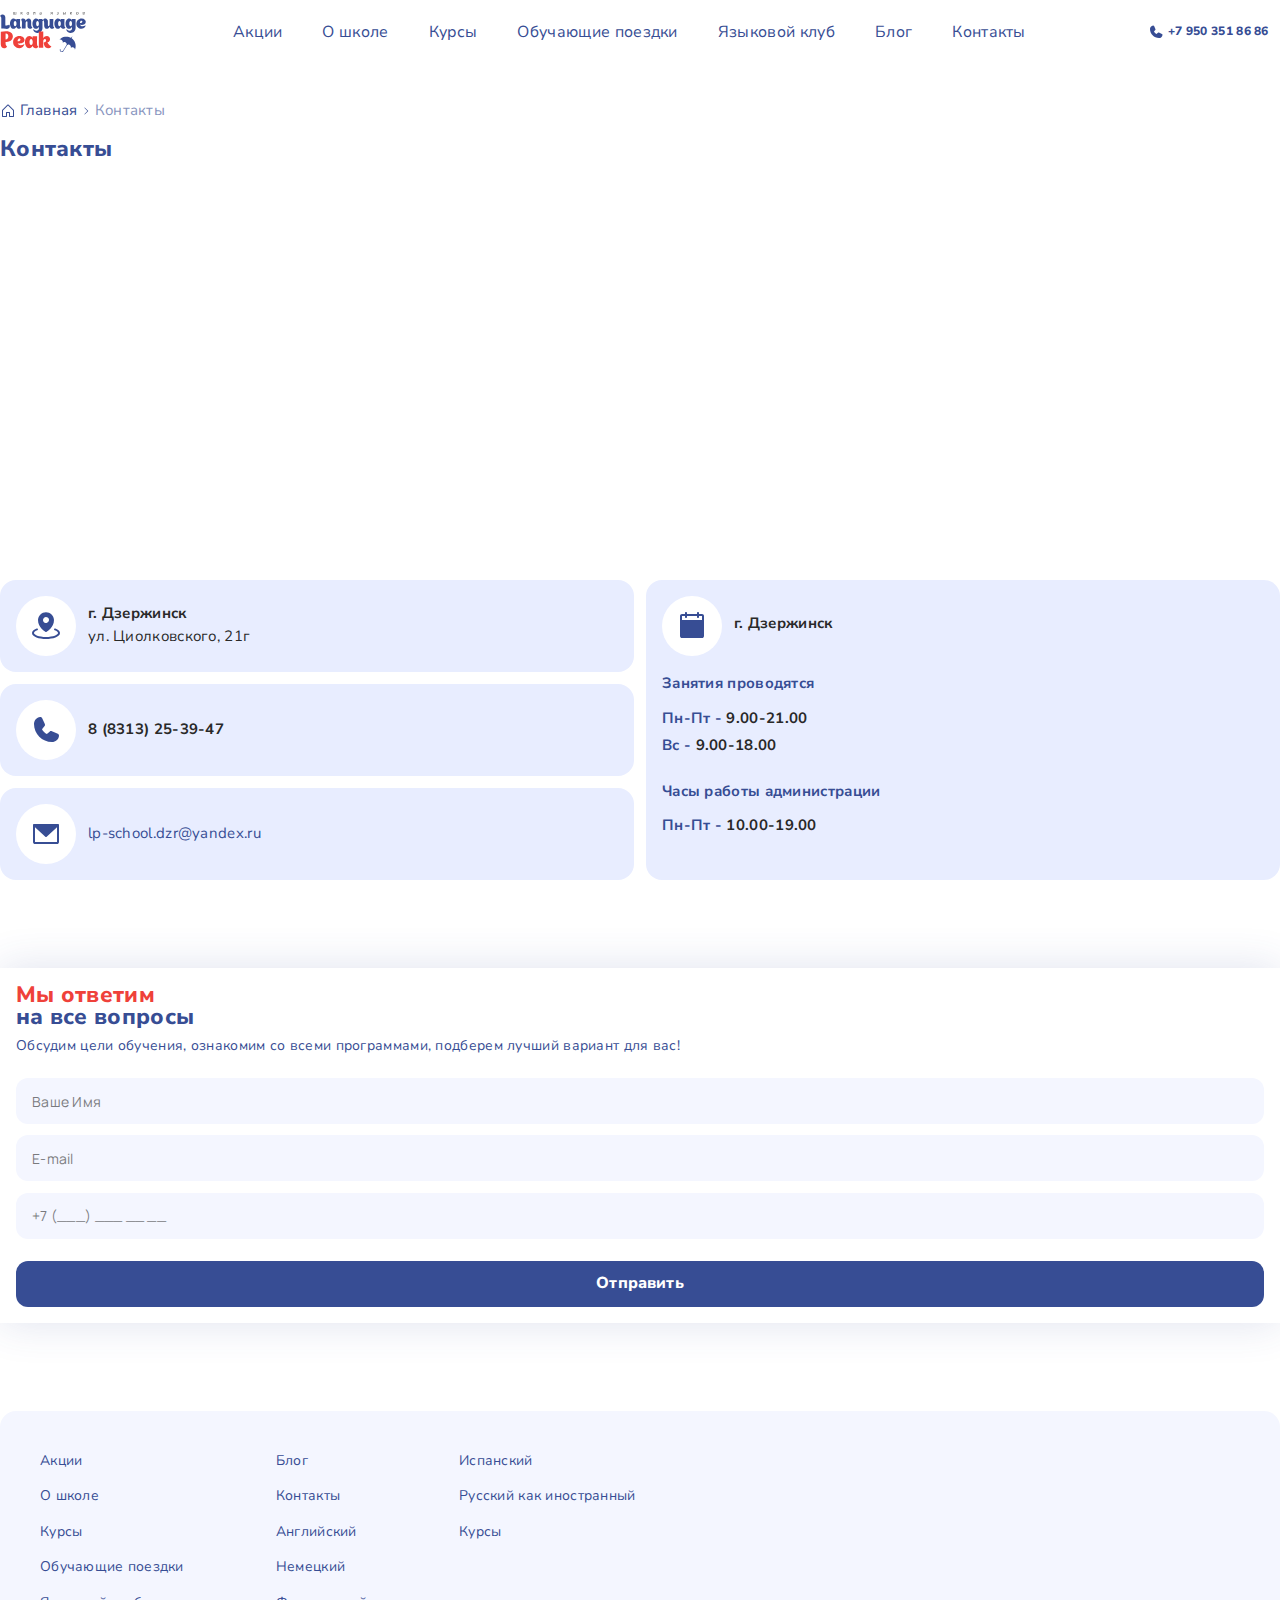
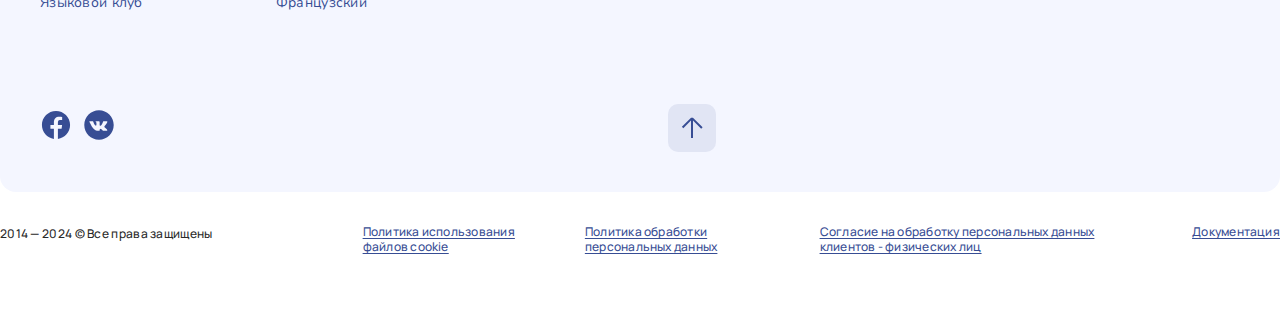
<file: contacts.html>
<!DOCTYPE html>
<html lang="en">
<head>
  <meta charset="UTF-8" />
  <meta http-equiv="X-UA-Compatible" content="IE=edge" />
  <meta name="viewport" content="width=device-width, initial-scale=1.0" />
  <title>LanguagePeak</title>
  <link rel="stylesheet" href="./css/main.css" />
</head>

<body>
<header class="header">
  <div class="container">
    <div class="mobile_menu only_mobile">
  <nav>
    <ul class="d-flex align-items-center">
      <li class="blue">
        <ul>
          <li><a href="#">Английский</a></li>
          <li><a href="#">Немецкий</a></li>
          <li><a href="#">Французский</a></li>
          <li><a href="#">Испанский</a></li>
          <li><a href="#">Русский как иностранный</a></li>
          <li><a href="#">Курсы</a></li>
        </ul>
      </li>
      <li><a href="#">Акции</a></li>
      <li><a href="#">О школе</a></li>
      <li><a href="#">Курсы</a></li>
      <li><a href="#">Обучающие поездки</a></li>
      <li><a href="#">Языковой клуб</a></li>
      <li><a href="#">Блог</a></li>
      <li><a href="#">Контакты</a></li>
    </ul>
  </nav>
</div>


    <div class="header_row d-flex align-items-center justify-content-between">
      <a href="/" class="logo mr-6">
        <img src="./img/logo.svg" alt="">
      </a>
      <nav class="only_desktop desktop_menu">
        <ul class="d-flex align-items-center">
          <li><a href="#">Акции</a></li>
          <li><a href="#">О школе</a></li>
          <li><a href="#">Курсы</a></li>
          <li><a href="#">Обучающие поездки</a></li>
          <li><a href="#">Языковой клуб</a></li>
          <li><a href="#">Блог</a></li>
          <li><a href="#">Контакты</a></li>
        </ul>
      </nav>
      <div class="d-flex align-items-center">
        <a href="tel:+79503518686" class="d-flex align-items-center mr-3">
          <svg class="mr-1" width="16" height="16" viewBox="0 0 16 16" fill="none" xmlns="http://www.w3.org/2000/svg">
            <path d="M14.4925 10.9425C14.3811 11.7894 13.9651 12.5668 13.3224 13.1294C12.6797 13.6921 11.8542 14.0015 11 14C6.03751 14 2.00001 9.9625 2.00001 5C1.99847 4.14581 2.30794 3.32027 2.87059 2.67756C3.43324 2.03486 4.21061 1.61894 5.05751 1.5075C5.27166 1.48135 5.48854 1.52517 5.67575 1.6324C5.86296 1.73964 6.01047 1.90454 6.09626 2.1025L7.41626 5.04938V5.05688C7.48193 5.20841 7.50906 5.37385 7.49521 5.53843C7.48136 5.703 7.42696 5.86158 7.33688 6C7.32563 6.01688 7.31376 6.0325 7.30126 6.04813L6.00001 7.59063C6.46813 8.54188 7.46313 9.52813 8.42688 9.9975L9.94813 8.70313C9.96307 8.69057 9.97872 8.67888 9.99501 8.66813C10.1333 8.57588 10.2924 8.51957 10.458 8.50429C10.6235 8.48902 10.7903 8.51525 10.9431 8.58063L10.9513 8.58438L13.8956 9.90375C14.0939 9.98924 14.2592 10.1366 14.3668 10.3239C14.4744 10.5111 14.5185 10.7281 14.4925 10.9425Z" fill="#374D94" />
          </svg>
          <span class="nunito-sans-800 fs-12px text-blue no-wrap">
            +7 950 351 86 86
          </span>
        </a>
        <svg width="40" height="40" viewBox="0 0 100 100" class="hamburger only_mobile"
             onclick="document.querySelector('body').classList.toggle('menu_open');">
          <path class="line line1"
                d="M 20,29.000046 H 80.000231 C 80.000231,29.000046 94.498839,28.817352 94.532987,66.711331 94.543142,77.980673 90.966081,81.670246 85.259173,81.668997 79.552261,81.667751 75.000211,74.999942 75.000211,74.999942 L 25.000021,25.000058"/>
          <path class="line line2" d="M 20,50 H 80"/>
          <path class="line line3"
                d="M 20,70.999954 H 80.000231 C 80.000231,70.999954 94.498839,71.182648 94.532987,33.288669 94.543142,22.019327 90.966081,18.329754 85.259173,18.331003 79.552261,18.332249 75.000211,25.000058 75.000211,25.000058 L 25.000021,74.999942"/>
        </svg>
      </div>
    </div>
  </div>
</header>


<main>
  <div class="container">
    <ul class="breadcrumbs my-5">
      <li>
        <svg class="mr-1" width="16" height="16" viewBox="0 0 16 16" fill="none" xmlns="http://www.w3.org/2000/svg">
          <path
            d="M13.7069 6.79254L8.70688 1.79254C8.51936 1.60514 8.26511 1.49988 8.00001 1.49988C7.7349 1.49988 7.48065 1.60514 7.29313 1.79254L2.29313 6.79254C2.19982 6.88516 2.12586 6.9954 2.07553 7.11686C2.02521 7.23832 1.99954 7.36857 2.00001 7.50004V13.5C2.00001 13.6326 2.05268 13.7598 2.14645 13.8536C2.24022 13.9474 2.3674 14 2.50001 14H6.50001C6.63261 14 6.75979 13.9474 6.85356 13.8536C6.94733 13.7598 7.00001 13.6326 7.00001 13.5V10H9.00001V13.5C9.00001 13.6326 9.05268 13.7598 9.14645 13.8536C9.24022 13.9474 9.3674 14 9.50001 14H13.5C13.6326 14 13.7598 13.9474 13.8536 13.8536C13.9473 13.7598 14 13.6326 14 13.5V7.50004C14.0005 7.36857 13.9748 7.23832 13.9245 7.11686C13.8742 6.9954 13.8002 6.88516 13.7069 6.79254ZM13 13H10V9.50004C10 9.36743 9.94733 9.24025 9.85356 9.14649C9.75979 9.05272 9.63261 9.00004 9.50001 9.00004H6.50001C6.3674 9.00004 6.24022 9.05272 6.14645 9.14649C6.05268 9.24025 6.00001 9.36743 6.00001 9.50004V13H3.00001V7.50004L8.00001 2.50004L13 7.50004V13Z"
            fill="#374D94"/>
        </svg>
        <a href="#">Главная</a>
      </li>
      <li>
        <svg class="mx-1" width="10" height="10" viewBox="0 0 10 10" fill="none" xmlns="http://www.w3.org/2000/svg">
          <path
            d="M7.09608 5.22115L3.97108 8.34615C3.94205 8.37518 3.90758 8.39821 3.86965 8.41392C3.83171 8.42964 3.79105 8.43773 3.74999 8.43773C3.70893 8.43773 3.66827 8.42964 3.63034 8.41392C3.5924 8.39821 3.55793 8.37518 3.5289 8.34615C3.49986 8.31711 3.47683 8.28264 3.46112 8.24471C3.4454 8.20677 3.43732 8.16611 3.43732 8.12505C3.43732 8.08399 3.4454 8.04333 3.46112 8.0054C3.47683 7.96746 3.49986 7.93299 3.5289 7.90396L6.43319 5.00005L3.5289 2.09615C3.47026 2.03751 3.43732 1.95798 3.43732 1.87505C3.43732 1.79213 3.47026 1.7126 3.5289 1.65396C3.58753 1.59532 3.66706 1.56238 3.74999 1.56238C3.83292 1.56238 3.91245 1.59532 3.97108 1.65396L7.09608 4.77896C7.12514 4.80798 7.14819 4.84245 7.16392 4.88038C7.17964 4.91832 7.18774 4.95898 7.18774 5.00005C7.18774 5.04112 7.17964 5.08178 7.16392 5.11972C7.14819 5.15766 7.12514 5.19212 7.09608 5.22115Z"
            fill="#374D94"/>
        </svg>
        <span>Контакты</span>
      </li>
    </ul>
    <section>
      <h1 class="h2 text-blue">
        Контакты
      </h1>
    </section>
    <section>
      <iframe
        class="map"
        src="https://yandex.ru/map-widget/v1/?um=constructor%3A435ef9aa48d58f486a65568213044271374a4a436a770277adf20c347be6b6f7&amp;source=constructor"
        width="100%" height="238" frameborder="0"></iframe>
    </section>
    <section>
      <div class="contacts">
        <div class="contacts_item d-flex align-items-center">
          <img src="./img/pin.svg" alt="">
          <div>
            <p class="nunito-sans-700 fs-15px text-dark-gray mb-1">
              г. Дзержинск
            </p>
            <p class="nunito-sans-400 fs-15px text-dark-gray">
              ул. Циолковского, 21г
            </p>
          </div>
        </div>
        <div class="contacts_item d-flex align-items-center">
          <img src="./img/phone.svg" alt="">
          <a href="tel:88313253947" class="nunito-sans-700 fs-15px text-dark-gray">
            8 (8313) 25-39-47
          </a>
        </div>
        <div class="contacts_item d-flex align-items-center">
          <img src="./img/mail.svg" alt="">
          <a href="mailto:lp-school.dzr@yandex.ru" class="nunito-sans-400 fs-15px text-blue">
            lp-school.dzr@yandex.ru
          </a>
        </div>
        <div class="contacts_item big">
          <div class="d-flex align-items-center mb-5">
            <img src="./img/calendar.svg" alt="">
            <p class="nunito-sans-700 fs-15px text-dark-gray mb-1">
              г. Дзержинск
            </p>
          </div>
          <p class="nunito-sans-700 fs-15px text-blue mb-4">Занятия проводятся</p>
          <p class="nunito-sans-700 fs-15px text-blue mb-2">
            Пн-Пт - <span class="text-dark-gray">9.00-21.00</span>
          </p>
          <p class="nunito-sans-700 fs-15px text-blue mb-7">
            Вс - <span class="text-dark-gray">9.00-18.00</span>
          </p>
          <p class="nunito-sans-700 fs-15px text-blue mb-4">Часы работы администрации</p>
          <p class="nunito-sans-700 fs-15px text-blue">
            Пн-Пт - <span class="text-dark-gray">10.00-19.00</span>
          </p>
        </div>
      </div>
    </section>
  </div>
  <section class="form_section">
    <div class="container">
      <div class="form">
        <h3 class="h2 text-blue mb-2">
          <span class="text-red">Мы ответим</span></br>
          на все вопросы
        </h3>
        <p class="text-blue fs-14px mb-6">
          Обсудим цели обучения, ознакомим со всеми программами, подберем лучший вариант для вас!
        </p>
        <form action="">
          <input type="text" class="main_input mb-3" placeholder="Ваше Имя">
          <input type="email" class="main_input mb-3" placeholder="E-mail">
          <input type="tel" class="main_input mb-6" placeholder="+7 (___) ___ __ __">
          <button type="submit" class="main_button wide">Отправить</button>
        </form>
      </div>
    </div>
  </section>

</main>

<footer class="footer">
  <div class="footer_top">
    <div class="container">
      <nav>
        <ul>
          <li><a href="#">Акции</a></li>
          <li><a href="#">О школе</a></li>
          <li><a href="#">Курсы</a></li>
          <li><a href="#">Обучающие поездки</a></li>
          <li><a href="#">Языковой клуб</a></li>
          <li><a href="#">Блог</a></li>
          <li><a href="#">Контакты</a></li>
          <li><a href="#">Английский</a></li>
          <li><a href="#">Немецкий</a></li>
          <li><a href="#">Французский</a></li>
          <li><a href="#">Испанский</a></li>
          <li><a href="#">Русский как иностранный</a></li>
          <li><a href="#">Курсы</a></li>
        </ul>
      </nav>
      <div class="d-flex align-items-center justify-content-between social">
        <div class="d-flex align-items-center mr-4">
          <a href="#" class="mr-3">
            <svg width="32" height="32" viewBox="0 0 32 32" fill="none" xmlns="http://www.w3.org/2000/svg">
              <path d="M16 1.92004C8.22404 1.92004 1.92004 8.22404 1.92004 16C1.92004 23.0592 7.12004 28.8877 13.8957 29.906V19.7319H10.4122V16.0308H13.8957V13.568C13.8957 9.4906 15.8823 7.70052 19.2711 7.70052C20.8941 7.70052 21.7524 7.82084 22.1588 7.87588V11.1066H19.8471C18.4084 11.1066 17.906 12.4704 17.906 14.0077V16.0308H22.1223L21.5501 19.7319H17.906V29.936C24.7783 29.0036 30.08 23.1277 30.08 16C30.08 8.22404 23.776 1.92004 16 1.92004Z" fill="#374D94" />
            </svg>
          </a>
          <a href="#">
            <svg width="32" height="32" viewBox="0 0 32 32" fill="none" xmlns="http://www.w3.org/2000/svg">
              <path d="M16 1.28003C7.88355 1.28003 1.28003 7.88355 1.28003 16C1.28003 24.1165 7.88355 30.72 16 30.72C24.1171 30.72 30.72 24.1165 30.72 16C30.72 7.88355 24.1171 1.28003 16 1.28003ZM22.3827 18.9024C23.8144 20.1735 24.112 20.6272 24.1607 20.7047C24.7539 21.6455 23.5027 21.76 23.5027 21.76H20.8659C20.8659 21.76 20.224 21.7671 19.6755 21.4035C18.7815 20.8179 17.8451 19.6826 17.1872 19.8797C16.6349 20.0448 16.64 20.7911 16.64 21.4291C16.64 21.6576 16.4435 21.76 16 21.76C15.5565 21.76 15.3722 21.76 15.1757 21.76C13.7312 21.76 12.1639 21.2736 10.6003 19.6397C8.38851 17.3299 6.44867 12.6771 6.44867 12.6771C6.44867 12.6771 6.33411 12.4429 6.45891 12.3002C6.60035 12.1402 6.98499 12.1607 6.98499 12.1607L9.54179 12.16C9.54179 12.16 9.78243 12.2055 9.95523 12.3271C10.0979 12.4269 10.1773 12.6176 10.1773 12.6176C10.1773 12.6176 10.6067 14.0359 11.1539 14.9402C12.2227 16.7053 12.72 16.7501 13.0829 16.56C13.6128 16.2848 13.44 14.4083 13.44 14.4083C13.44 14.4083 13.4637 13.6026 13.1872 13.2435C12.9741 12.9658 12.5664 12.8179 12.3885 12.7949C12.2445 12.7763 12.4851 12.5242 12.7917 12.3802C13.2013 12.1978 13.7587 12.1511 14.72 12.16C15.4682 12.1671 15.6839 12.2119 15.9757 12.2791C16.8583 12.4826 16.64 13.0195 16.64 14.905C16.64 15.5091 16.5568 16.3584 17.0125 16.64C17.209 16.7616 17.8823 16.9101 19.0803 14.9645C19.6493 14.0416 20.1018 12.5107 20.1018 12.5107C20.1018 12.5107 20.1952 12.3424 20.3405 12.2592C20.489 12.1741 20.4845 12.176 20.688 12.176C20.8916 12.176 22.9325 12.16 23.3805 12.16C23.8279 12.16 24.2477 12.1549 24.32 12.4173C24.4237 12.7943 23.9898 14.0858 22.8903 15.4874C21.0835 17.7875 20.8832 17.5725 22.3827 18.9024Z" fill="#374D94" />
            </svg>
          </a>
        </div>
        <svg class="button_up" width="48" height="48" viewBox="0 0 48 48" fill="none" xmlns="http://www.w3.org/2000/svg">
          <rect width="48" height="48" rx="10" fill="#374D94" fill-opacity="0.1" />
          <path d="M14.5955 23.505L24 14.1005M24 14.1005L33.8995 24M24 14.1005V33.8995" stroke="#374D94" stroke-width="2" />
        </svg>
      </div>
      <iframe
        class="map only_desktop"
        src="https://yandex.ru/map-widget/v1/?um=constructor%3A435ef9aa48d58f486a65568213044271374a4a436a770277adf20c347be6b6f7&amp;source=constructor"
        width="100%" height="238" frameborder="0"></iframe>
    </div>
  </div>
  <div class="footer_bot">
    <div class="container">
      <p class="manrope-500 fs-12px mb-7">
        2014 — 2024 © Все права защищены
      </p>
      <div class="d-flex flex-direction-column">
        <a href="#" class="text-blue main_link mb-4">Политика использования файлов cookie</a>
        <a href="#" class="text-blue main_link mb-4">Политика обработки персональных данных</a>
        <a href="#" class="text-blue main_link mb-4">Согласие на обработку персональных данных клиентов - физических лиц</a>
        <a href="#" class="text-blue main_link mb-4">Документация</a>
      </div>
    </div>
  </div>
</footer>

<div class="modal modal_theme_normal" data-modal="test">

  <div class="modal__content">
    <div class="modal_close_border">
      <div class="modal_close">
        <svg class="icon" width="24" height="24" viewBox="0 0 24 24" fill="none" xmlns="http://www.w3.org/2000/svg">
          <path d="M19.2806 18.2194C19.3503 18.289 19.4056 18.3718 19.4433 18.4628C19.481 18.5539 19.5004 18.6514 19.5004 18.75C19.5004 18.8485 19.481 18.9461 19.4433 19.0372C19.4056 19.1282 19.3503 19.2109 19.2806 19.2806C19.2109 19.3503 19.1282 19.4056 19.0372 19.4433C18.9461 19.481 18.8485 19.5004 18.75 19.5004C18.6515 19.5004 18.5539 19.481 18.4628 19.4433C18.3718 19.4056 18.2891 19.3503 18.2194 19.2806L12 13.0603L5.78063 19.2806C5.6399 19.4213 5.44902 19.5004 5.25 19.5004C5.05098 19.5004 4.86011 19.4213 4.71938 19.2806C4.57865 19.1399 4.49958 18.949 4.49958 18.75C4.49958 18.551 4.57865 18.3601 4.71938 18.2194L10.9397 12L4.71938 5.78061C4.57865 5.63988 4.49958 5.44901 4.49958 5.24999C4.49958 5.05097 4.57865 4.8601 4.71938 4.71936C4.86011 4.57863 5.05098 4.49957 5.25 4.49957C5.44902 4.49957 5.6399 4.57863 5.78063 4.71936L12 10.9397L18.2194 4.71936C18.3601 4.57863 18.551 4.49957 18.75 4.49957C18.949 4.49957 19.1399 4.57863 19.2806 4.71936C19.4214 4.8601 19.5004 5.05097 19.5004 5.24999C19.5004 5.44901 19.4214 5.63988 19.2806 5.78061L13.0603 12L19.2806 18.2194Z" fill="#374D94" />
        </svg>
      </div>
      <svg class="border" width="77" height="77" viewBox="0 0 77 77" fill="none" xmlns="http://www.w3.org/2000/svg">
        <path fill-rule="evenodd" clip-rule="evenodd" d="M0 0V6.27C2.44 11.99 8.11 16 14.72 16H43.72C52.56 16 59.72 23.16 59.72 32V61C59.72 69.84 66.88 77 75.72 77H77V0H0Z" fill="#E8ECF7" />
      </svg>
    </div>
    <div class="form">
      <h3 class="h1 text-blue mb-6">
        <span class="text-red">Бесплатное</span></br>
         тестирование
      </h3>
      <form action="">
        <input type="text" class="main_input mb-3" placeholder="Ваше Имя">
        <input type="email" class="main_input mb-3" placeholder="E-mail">
        <input type="tel" class="main_input mb-6" placeholder="+7 (___) ___ __ __">
        <button type="submit" class="main_button">Отправить</button>
      </form>
    </div>
  </div>
</div>
<!-- /.modal -->

<script src="./js/index.bundle.js"></script>
</body>
</html>
</file>
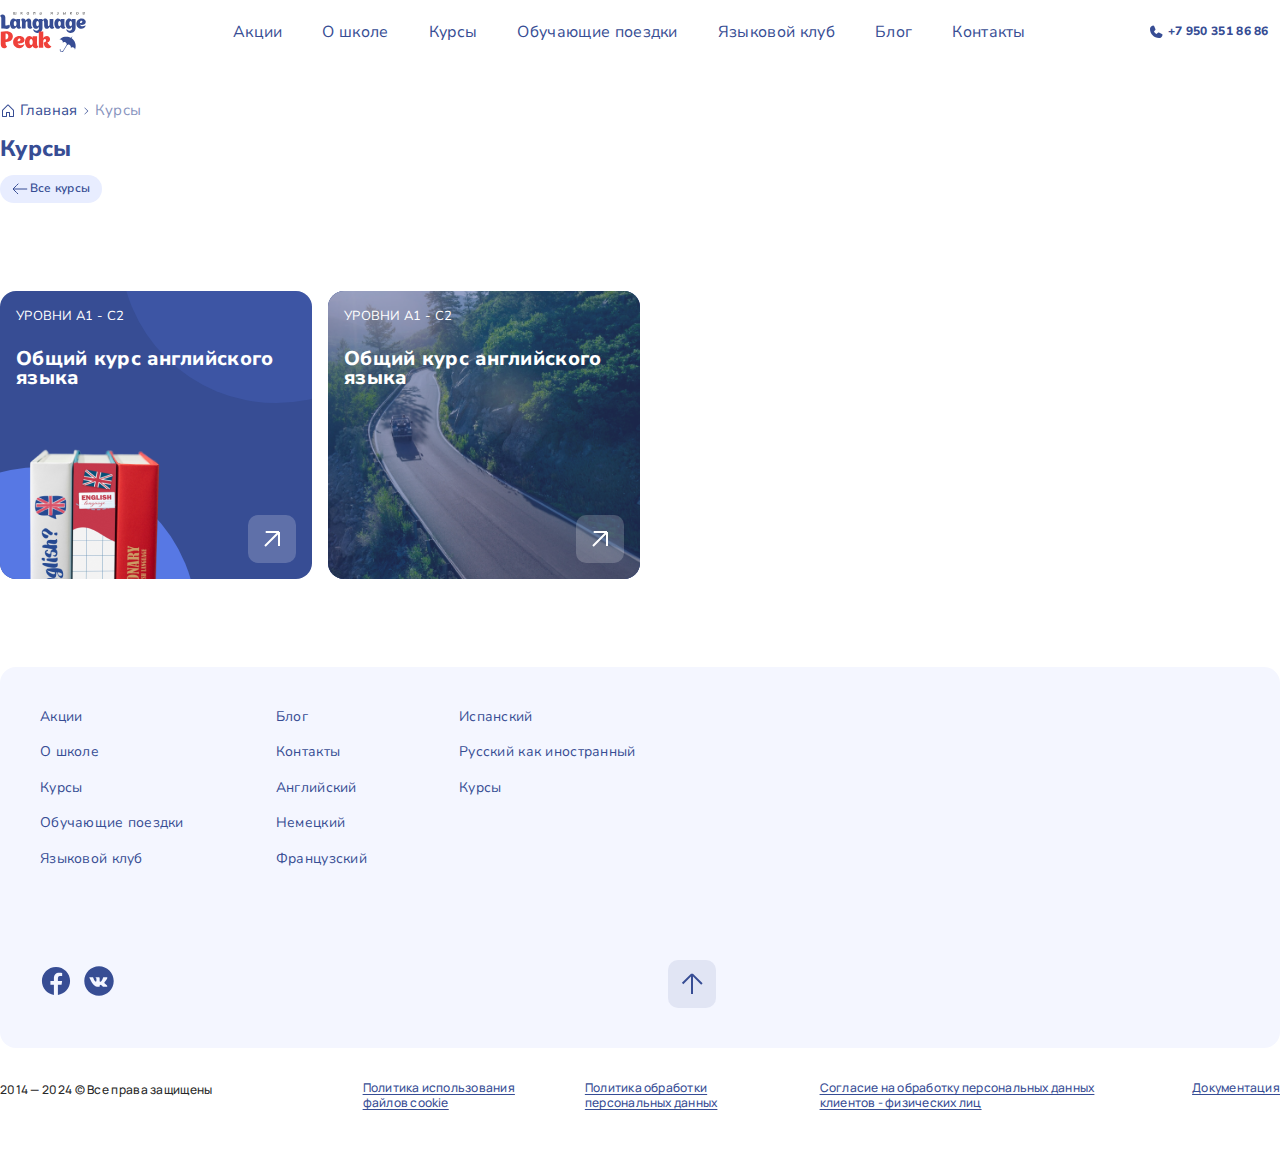
<file: courses-inner.html>
<!DOCTYPE html>
<html lang="en">
<head>
  <meta charset="UTF-8" />
  <meta http-equiv="X-UA-Compatible" content="IE=edge" />
  <meta name="viewport" content="width=device-width, initial-scale=1.0" />
  <title>LanguagePeak</title>
  <link rel="stylesheet" href="./css/main.css" />
</head>

<body>
<header class="header">
  <div class="container">
    <div class="mobile_menu only_mobile">
  <nav>
    <ul class="d-flex align-items-center">
      <li class="blue">
        <ul>
          <li><a href="#">Английский</a></li>
          <li><a href="#">Немецкий</a></li>
          <li><a href="#">Французский</a></li>
          <li><a href="#">Испанский</a></li>
          <li><a href="#">Русский как иностранный</a></li>
          <li><a href="#">Курсы</a></li>
        </ul>
      </li>
      <li><a href="#">Акции</a></li>
      <li><a href="#">О школе</a></li>
      <li><a href="#">Курсы</a></li>
      <li><a href="#">Обучающие поездки</a></li>
      <li><a href="#">Языковой клуб</a></li>
      <li><a href="#">Блог</a></li>
      <li><a href="#">Контакты</a></li>
    </ul>
  </nav>
</div>


    <div class="header_row d-flex align-items-center justify-content-between">
      <a href="/" class="logo mr-6">
        <img src="./img/logo.svg" alt="">
      </a>
      <nav class="only_desktop desktop_menu">
        <ul class="d-flex align-items-center">
          <li><a href="#">Акции</a></li>
          <li><a href="#">О школе</a></li>
          <li><a href="#">Курсы</a></li>
          <li><a href="#">Обучающие поездки</a></li>
          <li><a href="#">Языковой клуб</a></li>
          <li><a href="#">Блог</a></li>
          <li><a href="#">Контакты</a></li>
        </ul>
      </nav>
      <div class="d-flex align-items-center">
        <a href="tel:+79503518686" class="d-flex align-items-center mr-3">
          <svg class="mr-1" width="16" height="16" viewBox="0 0 16 16" fill="none" xmlns="http://www.w3.org/2000/svg">
            <path d="M14.4925 10.9425C14.3811 11.7894 13.9651 12.5668 13.3224 13.1294C12.6797 13.6921 11.8542 14.0015 11 14C6.03751 14 2.00001 9.9625 2.00001 5C1.99847 4.14581 2.30794 3.32027 2.87059 2.67756C3.43324 2.03486 4.21061 1.61894 5.05751 1.5075C5.27166 1.48135 5.48854 1.52517 5.67575 1.6324C5.86296 1.73964 6.01047 1.90454 6.09626 2.1025L7.41626 5.04938V5.05688C7.48193 5.20841 7.50906 5.37385 7.49521 5.53843C7.48136 5.703 7.42696 5.86158 7.33688 6C7.32563 6.01688 7.31376 6.0325 7.30126 6.04813L6.00001 7.59063C6.46813 8.54188 7.46313 9.52813 8.42688 9.9975L9.94813 8.70313C9.96307 8.69057 9.97872 8.67888 9.99501 8.66813C10.1333 8.57588 10.2924 8.51957 10.458 8.50429C10.6235 8.48902 10.7903 8.51525 10.9431 8.58063L10.9513 8.58438L13.8956 9.90375C14.0939 9.98924 14.2592 10.1366 14.3668 10.3239C14.4744 10.5111 14.5185 10.7281 14.4925 10.9425Z" fill="#374D94" />
          </svg>
          <span class="nunito-sans-800 fs-12px text-blue no-wrap">
            +7 950 351 86 86
          </span>
        </a>
        <svg width="40" height="40" viewBox="0 0 100 100" class="hamburger only_mobile"
             onclick="document.querySelector('body').classList.toggle('menu_open');">
          <path class="line line1"
                d="M 20,29.000046 H 80.000231 C 80.000231,29.000046 94.498839,28.817352 94.532987,66.711331 94.543142,77.980673 90.966081,81.670246 85.259173,81.668997 79.552261,81.667751 75.000211,74.999942 75.000211,74.999942 L 25.000021,25.000058"/>
          <path class="line line2" d="M 20,50 H 80"/>
          <path class="line line3"
                d="M 20,70.999954 H 80.000231 C 80.000231,70.999954 94.498839,71.182648 94.532987,33.288669 94.543142,22.019327 90.966081,18.329754 85.259173,18.331003 79.552261,18.332249 75.000211,25.000058 75.000211,25.000058 L 25.000021,74.999942"/>
        </svg>
      </div>
    </div>
  </div>
</header>


<main>
  <div class="container">
    <ul class="breadcrumbs my-5">
      <li>
        <svg class="mr-1" width="16" height="16" viewBox="0 0 16 16" fill="none" xmlns="http://www.w3.org/2000/svg">
          <path
            d="M13.7069 6.79254L8.70688 1.79254C8.51936 1.60514 8.26511 1.49988 8.00001 1.49988C7.7349 1.49988 7.48065 1.60514 7.29313 1.79254L2.29313 6.79254C2.19982 6.88516 2.12586 6.9954 2.07553 7.11686C2.02521 7.23832 1.99954 7.36857 2.00001 7.50004V13.5C2.00001 13.6326 2.05268 13.7598 2.14645 13.8536C2.24022 13.9474 2.3674 14 2.50001 14H6.50001C6.63261 14 6.75979 13.9474 6.85356 13.8536C6.94733 13.7598 7.00001 13.6326 7.00001 13.5V10H9.00001V13.5C9.00001 13.6326 9.05268 13.7598 9.14645 13.8536C9.24022 13.9474 9.3674 14 9.50001 14H13.5C13.6326 14 13.7598 13.9474 13.8536 13.8536C13.9473 13.7598 14 13.6326 14 13.5V7.50004C14.0005 7.36857 13.9748 7.23832 13.9245 7.11686C13.8742 6.9954 13.8002 6.88516 13.7069 6.79254ZM13 13H10V9.50004C10 9.36743 9.94733 9.24025 9.85356 9.14649C9.75979 9.05272 9.63261 9.00004 9.50001 9.00004H6.50001C6.3674 9.00004 6.24022 9.05272 6.14645 9.14649C6.05268 9.24025 6.00001 9.36743 6.00001 9.50004V13H3.00001V7.50004L8.00001 2.50004L13 7.50004V13Z"
            fill="#374D94"/>
        </svg>
        <a href="#">Главная</a>
      </li>
      <li>
        <svg class="mx-1" width="10" height="10" viewBox="0 0 10 10" fill="none" xmlns="http://www.w3.org/2000/svg">
          <path
            d="M7.09608 5.22115L3.97108 8.34615C3.94205 8.37518 3.90758 8.39821 3.86965 8.41392C3.83171 8.42964 3.79105 8.43773 3.74999 8.43773C3.70893 8.43773 3.66827 8.42964 3.63034 8.41392C3.5924 8.39821 3.55793 8.37518 3.5289 8.34615C3.49986 8.31711 3.47683 8.28264 3.46112 8.24471C3.4454 8.20677 3.43732 8.16611 3.43732 8.12505C3.43732 8.08399 3.4454 8.04333 3.46112 8.0054C3.47683 7.96746 3.49986 7.93299 3.5289 7.90396L6.43319 5.00005L3.5289 2.09615C3.47026 2.03751 3.43732 1.95798 3.43732 1.87505C3.43732 1.79213 3.47026 1.7126 3.5289 1.65396C3.58753 1.59532 3.66706 1.56238 3.74999 1.56238C3.83292 1.56238 3.91245 1.59532 3.97108 1.65396L7.09608 4.77896C7.12514 4.80798 7.14819 4.84245 7.16392 4.88038C7.17964 4.91832 7.18774 4.95898 7.18774 5.00005C7.18774 5.04112 7.17964 5.08178 7.16392 5.11972C7.14819 5.15766 7.12514 5.19212 7.09608 5.22115Z"
            fill="#374D94"/>
        </svg>
        <span>Курсы</span>
      </li>

    </ul>
    <section>
      <h1 class="h2 text-blue mb-4">
        Курсы
      </h1>
      <a href="#" class="button_back">
        <svg width="16" height="12" viewBox="0 0 16 12" fill="none" xmlns="http://www.w3.org/2000/svg">
          <path d="M1.00004 6.00004H15.2011M1.00004 6.00004L4.55031 2.44977L6.32545 0.674632M1.00004 6.00004L4.3728 9.3728L6.05918 11.0592" stroke="#374D94" />
        </svg>
        Все курсы
      </a>
    </section>
    <section>
     <div class="courses">
       <a href="#" class="courses_item col">
          <div>
            <p class="nunito-sans-400 fs-13px text-white uppercase mb-6">
              Уровни А1 - С2
            </p>
            <p class="nunito-sans-800 fs-20px text-white">
              Общий курс английского языка
            </p>
          </div>
         <div class="circle1"></div>
         <div class="circle2"></div>
         <img src="./img/books.png" alt="">
         <svg width="48" height="48" viewBox="0 0 48 48" fill="none" xmlns="http://www.w3.org/2000/svg">
           <rect width="48" height="48" rx="10" fill="white" fill-opacity="0.2"/>
           <path d="M17.7 17H31M31 17V31M31 17L17 31" stroke="white" stroke-width="2"/>
         </svg>
       </a>
       <a href="#" class="courses_item col">
          <div>
            <p class="nunito-sans-400 fs-13px text-white uppercase mb-6">
              Уровни А1 - С2
            </p>
            <p class="nunito-sans-800 fs-20px text-white">
              Общий курс английского языка
            </p>
          </div>
         <div class="bg">
           <img  src="./img/22.jpg" alt="">
         </div>
         <svg width="48" height="48" viewBox="0 0 48 48" fill="none" xmlns="http://www.w3.org/2000/svg">
           <rect width="48" height="48" rx="10" fill="white" fill-opacity="0.2"/>
           <path d="M17.7 17H31M31 17V31M31 17L17 31" stroke="white" stroke-width="2"/>
         </svg>
       </a>
     </div>
    </section>
  </div>

</main>

<footer class="footer">
  <div class="footer_top">
    <div class="container">
      <nav>
        <ul>
          <li><a href="#">Акции</a></li>
          <li><a href="#">О школе</a></li>
          <li><a href="#">Курсы</a></li>
          <li><a href="#">Обучающие поездки</a></li>
          <li><a href="#">Языковой клуб</a></li>
          <li><a href="#">Блог</a></li>
          <li><a href="#">Контакты</a></li>
          <li><a href="#">Английский</a></li>
          <li><a href="#">Немецкий</a></li>
          <li><a href="#">Французский</a></li>
          <li><a href="#">Испанский</a></li>
          <li><a href="#">Русский как иностранный</a></li>
          <li><a href="#">Курсы</a></li>
        </ul>
      </nav>
      <div class="d-flex align-items-center justify-content-between social">
        <div class="d-flex align-items-center mr-4">
          <a href="#" class="mr-3">
            <svg width="32" height="32" viewBox="0 0 32 32" fill="none" xmlns="http://www.w3.org/2000/svg">
              <path d="M16 1.92004C8.22404 1.92004 1.92004 8.22404 1.92004 16C1.92004 23.0592 7.12004 28.8877 13.8957 29.906V19.7319H10.4122V16.0308H13.8957V13.568C13.8957 9.4906 15.8823 7.70052 19.2711 7.70052C20.8941 7.70052 21.7524 7.82084 22.1588 7.87588V11.1066H19.8471C18.4084 11.1066 17.906 12.4704 17.906 14.0077V16.0308H22.1223L21.5501 19.7319H17.906V29.936C24.7783 29.0036 30.08 23.1277 30.08 16C30.08 8.22404 23.776 1.92004 16 1.92004Z" fill="#374D94" />
            </svg>
          </a>
          <a href="#">
            <svg width="32" height="32" viewBox="0 0 32 32" fill="none" xmlns="http://www.w3.org/2000/svg">
              <path d="M16 1.28003C7.88355 1.28003 1.28003 7.88355 1.28003 16C1.28003 24.1165 7.88355 30.72 16 30.72C24.1171 30.72 30.72 24.1165 30.72 16C30.72 7.88355 24.1171 1.28003 16 1.28003ZM22.3827 18.9024C23.8144 20.1735 24.112 20.6272 24.1607 20.7047C24.7539 21.6455 23.5027 21.76 23.5027 21.76H20.8659C20.8659 21.76 20.224 21.7671 19.6755 21.4035C18.7815 20.8179 17.8451 19.6826 17.1872 19.8797C16.6349 20.0448 16.64 20.7911 16.64 21.4291C16.64 21.6576 16.4435 21.76 16 21.76C15.5565 21.76 15.3722 21.76 15.1757 21.76C13.7312 21.76 12.1639 21.2736 10.6003 19.6397C8.38851 17.3299 6.44867 12.6771 6.44867 12.6771C6.44867 12.6771 6.33411 12.4429 6.45891 12.3002C6.60035 12.1402 6.98499 12.1607 6.98499 12.1607L9.54179 12.16C9.54179 12.16 9.78243 12.2055 9.95523 12.3271C10.0979 12.4269 10.1773 12.6176 10.1773 12.6176C10.1773 12.6176 10.6067 14.0359 11.1539 14.9402C12.2227 16.7053 12.72 16.7501 13.0829 16.56C13.6128 16.2848 13.44 14.4083 13.44 14.4083C13.44 14.4083 13.4637 13.6026 13.1872 13.2435C12.9741 12.9658 12.5664 12.8179 12.3885 12.7949C12.2445 12.7763 12.4851 12.5242 12.7917 12.3802C13.2013 12.1978 13.7587 12.1511 14.72 12.16C15.4682 12.1671 15.6839 12.2119 15.9757 12.2791C16.8583 12.4826 16.64 13.0195 16.64 14.905C16.64 15.5091 16.5568 16.3584 17.0125 16.64C17.209 16.7616 17.8823 16.9101 19.0803 14.9645C19.6493 14.0416 20.1018 12.5107 20.1018 12.5107C20.1018 12.5107 20.1952 12.3424 20.3405 12.2592C20.489 12.1741 20.4845 12.176 20.688 12.176C20.8916 12.176 22.9325 12.16 23.3805 12.16C23.8279 12.16 24.2477 12.1549 24.32 12.4173C24.4237 12.7943 23.9898 14.0858 22.8903 15.4874C21.0835 17.7875 20.8832 17.5725 22.3827 18.9024Z" fill="#374D94" />
            </svg>
          </a>
        </div>
        <svg class="button_up" width="48" height="48" viewBox="0 0 48 48" fill="none" xmlns="http://www.w3.org/2000/svg">
          <rect width="48" height="48" rx="10" fill="#374D94" fill-opacity="0.1" />
          <path d="M14.5955 23.505L24 14.1005M24 14.1005L33.8995 24M24 14.1005V33.8995" stroke="#374D94" stroke-width="2" />
        </svg>
      </div>
      <iframe
        class="map only_desktop"
        src="https://yandex.ru/map-widget/v1/?um=constructor%3A435ef9aa48d58f486a65568213044271374a4a436a770277adf20c347be6b6f7&amp;source=constructor"
        width="100%" height="238" frameborder="0"></iframe>
    </div>
  </div>
  <div class="footer_bot">
    <div class="container">
      <p class="manrope-500 fs-12px mb-7">
        2014 — 2024 © Все права защищены
      </p>
      <div class="d-flex flex-direction-column">
        <a href="#" class="text-blue main_link mb-4">Политика использования файлов cookie</a>
        <a href="#" class="text-blue main_link mb-4">Политика обработки персональных данных</a>
        <a href="#" class="text-blue main_link mb-4">Согласие на обработку персональных данных клиентов - физических лиц</a>
        <a href="#" class="text-blue main_link mb-4">Документация</a>
      </div>
    </div>
  </div>
</footer>

<div class="modal modal_theme_normal" data-modal="test">

  <div class="modal__content">
    <div class="modal_close_border">
      <div class="modal_close">
        <svg class="icon" width="24" height="24" viewBox="0 0 24 24" fill="none" xmlns="http://www.w3.org/2000/svg">
          <path d="M19.2806 18.2194C19.3503 18.289 19.4056 18.3718 19.4433 18.4628C19.481 18.5539 19.5004 18.6514 19.5004 18.75C19.5004 18.8485 19.481 18.9461 19.4433 19.0372C19.4056 19.1282 19.3503 19.2109 19.2806 19.2806C19.2109 19.3503 19.1282 19.4056 19.0372 19.4433C18.9461 19.481 18.8485 19.5004 18.75 19.5004C18.6515 19.5004 18.5539 19.481 18.4628 19.4433C18.3718 19.4056 18.2891 19.3503 18.2194 19.2806L12 13.0603L5.78063 19.2806C5.6399 19.4213 5.44902 19.5004 5.25 19.5004C5.05098 19.5004 4.86011 19.4213 4.71938 19.2806C4.57865 19.1399 4.49958 18.949 4.49958 18.75C4.49958 18.551 4.57865 18.3601 4.71938 18.2194L10.9397 12L4.71938 5.78061C4.57865 5.63988 4.49958 5.44901 4.49958 5.24999C4.49958 5.05097 4.57865 4.8601 4.71938 4.71936C4.86011 4.57863 5.05098 4.49957 5.25 4.49957C5.44902 4.49957 5.6399 4.57863 5.78063 4.71936L12 10.9397L18.2194 4.71936C18.3601 4.57863 18.551 4.49957 18.75 4.49957C18.949 4.49957 19.1399 4.57863 19.2806 4.71936C19.4214 4.8601 19.5004 5.05097 19.5004 5.24999C19.5004 5.44901 19.4214 5.63988 19.2806 5.78061L13.0603 12L19.2806 18.2194Z" fill="#374D94" />
        </svg>
      </div>
      <svg class="border" width="77" height="77" viewBox="0 0 77 77" fill="none" xmlns="http://www.w3.org/2000/svg">
        <path fill-rule="evenodd" clip-rule="evenodd" d="M0 0V6.27C2.44 11.99 8.11 16 14.72 16H43.72C52.56 16 59.72 23.16 59.72 32V61C59.72 69.84 66.88 77 75.72 77H77V0H0Z" fill="#E8ECF7" />
      </svg>
    </div>
    <div class="form">
      <h3 class="h1 text-blue mb-6">
        <span class="text-red">Бесплатное</span></br>
         тестирование
      </h3>
      <form action="">
        <input type="text" class="main_input mb-3" placeholder="Ваше Имя">
        <input type="email" class="main_input mb-3" placeholder="E-mail">
        <input type="tel" class="main_input mb-6" placeholder="+7 (___) ___ __ __">
        <button type="submit" class="main_button">Отправить</button>
      </form>
    </div>
  </div>
</div>
<!-- /.modal -->

<script src="./js/index.bundle.js"></script>
</body>
</html>
</file>
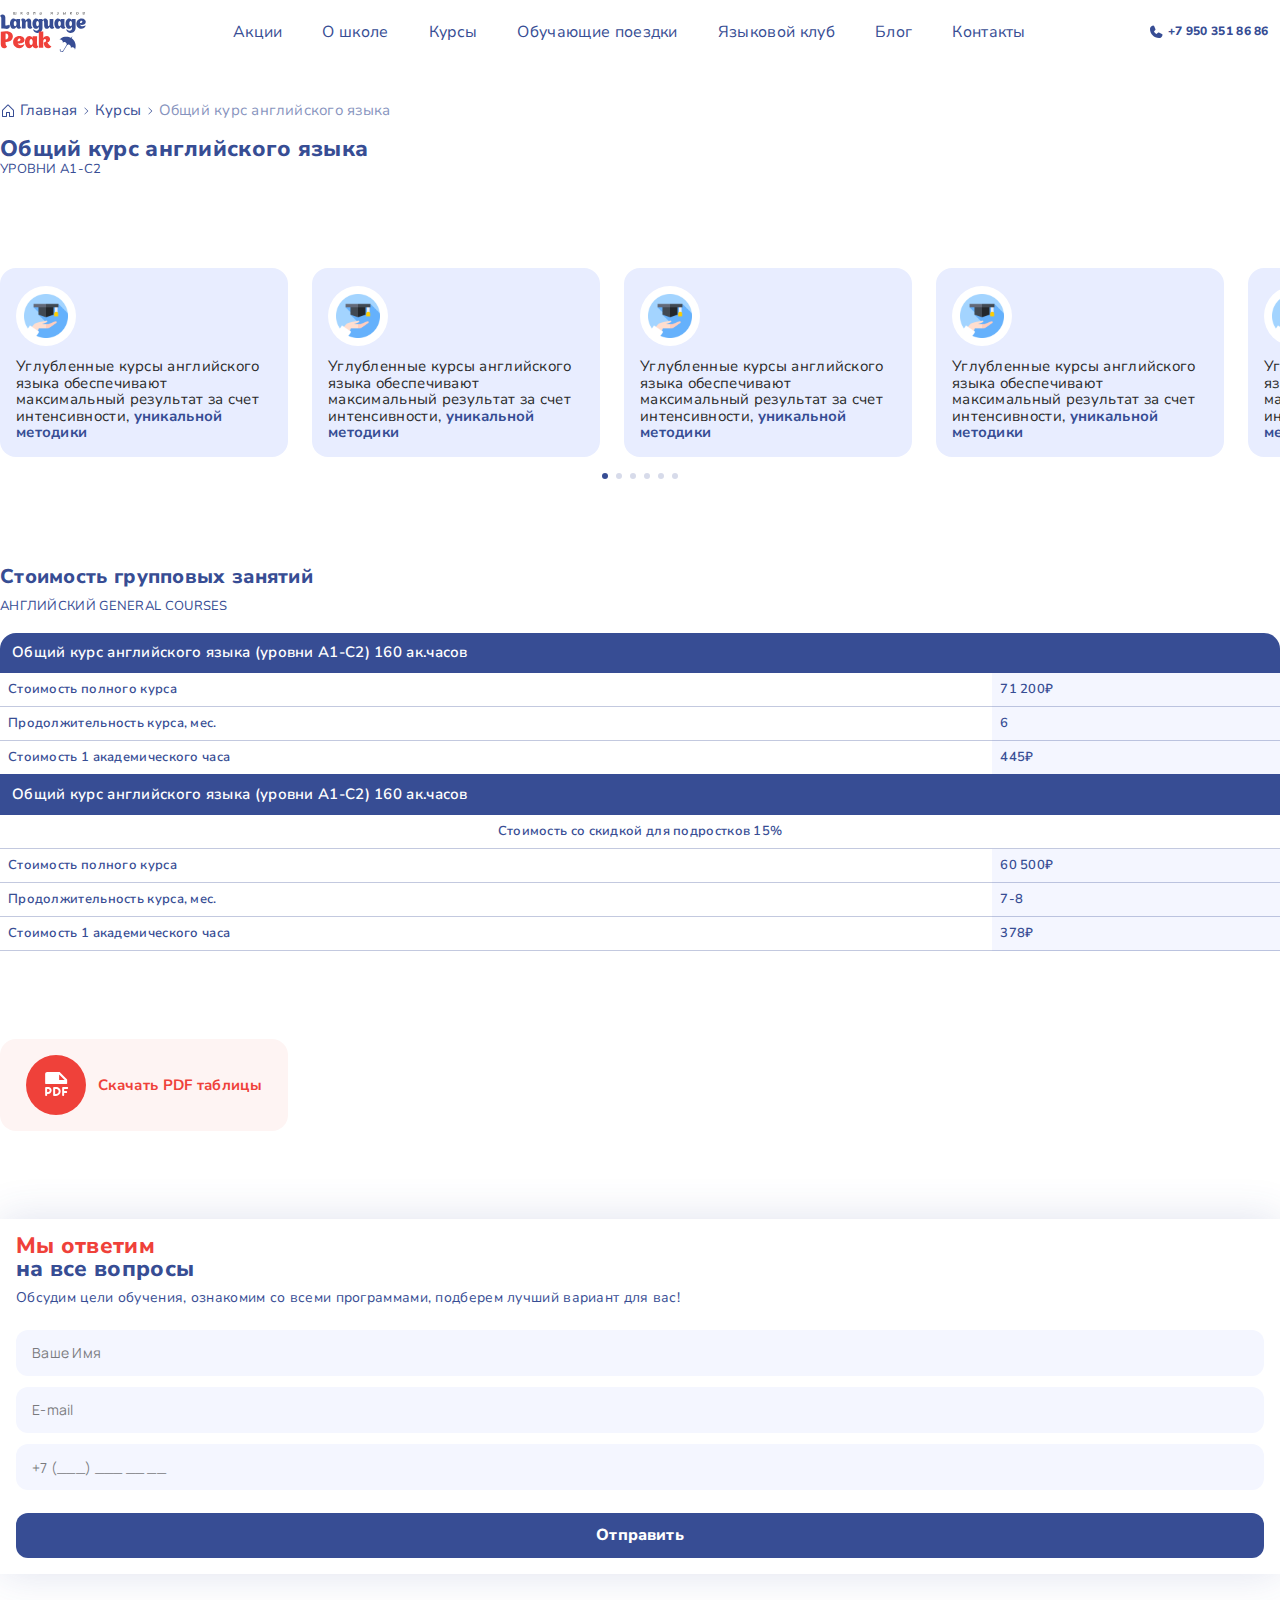
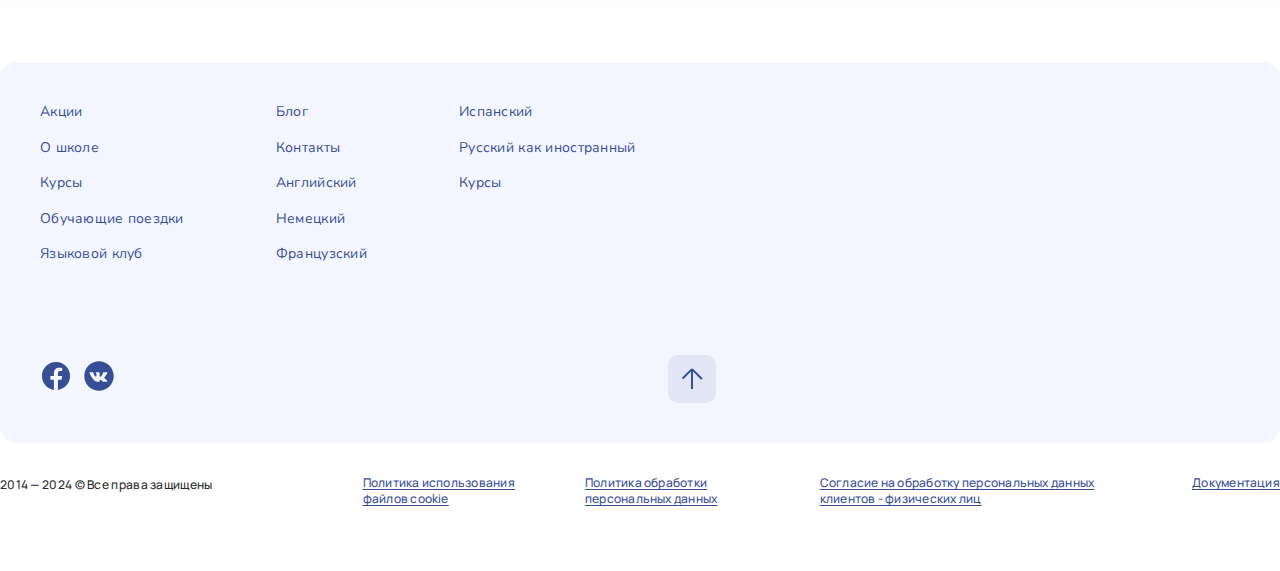
<file: courses-item.html>
<!DOCTYPE html>
<html lang="en">
<head>
  <meta charset="UTF-8" />
  <meta http-equiv="X-UA-Compatible" content="IE=edge" />
  <meta name="viewport" content="width=device-width, initial-scale=1.0" />
  <title>LanguagePeak</title>
  <link rel="stylesheet" href="./css/main.css" />
</head>

<body>
<header class="header">
  <div class="container">
    <div class="mobile_menu only_mobile">
  <nav>
    <ul class="d-flex align-items-center">
      <li class="blue">
        <ul>
          <li><a href="#">Английский</a></li>
          <li><a href="#">Немецкий</a></li>
          <li><a href="#">Французский</a></li>
          <li><a href="#">Испанский</a></li>
          <li><a href="#">Русский как иностранный</a></li>
          <li><a href="#">Курсы</a></li>
        </ul>
      </li>
      <li><a href="#">Акции</a></li>
      <li><a href="#">О школе</a></li>
      <li><a href="#">Курсы</a></li>
      <li><a href="#">Обучающие поездки</a></li>
      <li><a href="#">Языковой клуб</a></li>
      <li><a href="#">Блог</a></li>
      <li><a href="#">Контакты</a></li>
    </ul>
  </nav>
</div>


    <div class="header_row d-flex align-items-center justify-content-between">
      <a href="/" class="logo mr-6">
        <img src="./img/logo.svg" alt="">
      </a>
      <nav class="only_desktop desktop_menu">
        <ul class="d-flex align-items-center">
          <li><a href="#">Акции</a></li>
          <li><a href="#">О школе</a></li>
          <li><a href="#">Курсы</a></li>
          <li><a href="#">Обучающие поездки</a></li>
          <li><a href="#">Языковой клуб</a></li>
          <li><a href="#">Блог</a></li>
          <li><a href="#">Контакты</a></li>
        </ul>
      </nav>
      <div class="d-flex align-items-center">
        <a href="tel:+79503518686" class="d-flex align-items-center mr-3">
          <svg class="mr-1" width="16" height="16" viewBox="0 0 16 16" fill="none" xmlns="http://www.w3.org/2000/svg">
            <path d="M14.4925 10.9425C14.3811 11.7894 13.9651 12.5668 13.3224 13.1294C12.6797 13.6921 11.8542 14.0015 11 14C6.03751 14 2.00001 9.9625 2.00001 5C1.99847 4.14581 2.30794 3.32027 2.87059 2.67756C3.43324 2.03486 4.21061 1.61894 5.05751 1.5075C5.27166 1.48135 5.48854 1.52517 5.67575 1.6324C5.86296 1.73964 6.01047 1.90454 6.09626 2.1025L7.41626 5.04938V5.05688C7.48193 5.20841 7.50906 5.37385 7.49521 5.53843C7.48136 5.703 7.42696 5.86158 7.33688 6C7.32563 6.01688 7.31376 6.0325 7.30126 6.04813L6.00001 7.59063C6.46813 8.54188 7.46313 9.52813 8.42688 9.9975L9.94813 8.70313C9.96307 8.69057 9.97872 8.67888 9.99501 8.66813C10.1333 8.57588 10.2924 8.51957 10.458 8.50429C10.6235 8.48902 10.7903 8.51525 10.9431 8.58063L10.9513 8.58438L13.8956 9.90375C14.0939 9.98924 14.2592 10.1366 14.3668 10.3239C14.4744 10.5111 14.5185 10.7281 14.4925 10.9425Z" fill="#374D94" />
          </svg>
          <span class="nunito-sans-800 fs-12px text-blue no-wrap">
            +7 950 351 86 86
          </span>
        </a>
        <svg width="40" height="40" viewBox="0 0 100 100" class="hamburger only_mobile"
             onclick="document.querySelector('body').classList.toggle('menu_open');">
          <path class="line line1"
                d="M 20,29.000046 H 80.000231 C 80.000231,29.000046 94.498839,28.817352 94.532987,66.711331 94.543142,77.980673 90.966081,81.670246 85.259173,81.668997 79.552261,81.667751 75.000211,74.999942 75.000211,74.999942 L 25.000021,25.000058"/>
          <path class="line line2" d="M 20,50 H 80"/>
          <path class="line line3"
                d="M 20,70.999954 H 80.000231 C 80.000231,70.999954 94.498839,71.182648 94.532987,33.288669 94.543142,22.019327 90.966081,18.329754 85.259173,18.331003 79.552261,18.332249 75.000211,25.000058 75.000211,25.000058 L 25.000021,74.999942"/>
        </svg>
      </div>
    </div>
  </div>
</header>


<main>
  <div class="container">
    <ul class="breadcrumbs my-5">
      <li>
        <svg class="mr-1" width="16" height="16" viewBox="0 0 16 16" fill="none" xmlns="http://www.w3.org/2000/svg">
          <path
            d="M13.7069 6.79254L8.70688 1.79254C8.51936 1.60514 8.26511 1.49988 8.00001 1.49988C7.7349 1.49988 7.48065 1.60514 7.29313 1.79254L2.29313 6.79254C2.19982 6.88516 2.12586 6.9954 2.07553 7.11686C2.02521 7.23832 1.99954 7.36857 2.00001 7.50004V13.5C2.00001 13.6326 2.05268 13.7598 2.14645 13.8536C2.24022 13.9474 2.3674 14 2.50001 14H6.50001C6.63261 14 6.75979 13.9474 6.85356 13.8536C6.94733 13.7598 7.00001 13.6326 7.00001 13.5V10H9.00001V13.5C9.00001 13.6326 9.05268 13.7598 9.14645 13.8536C9.24022 13.9474 9.3674 14 9.50001 14H13.5C13.6326 14 13.7598 13.9474 13.8536 13.8536C13.9473 13.7598 14 13.6326 14 13.5V7.50004C14.0005 7.36857 13.9748 7.23832 13.9245 7.11686C13.8742 6.9954 13.8002 6.88516 13.7069 6.79254ZM13 13H10V9.50004C10 9.36743 9.94733 9.24025 9.85356 9.14649C9.75979 9.05272 9.63261 9.00004 9.50001 9.00004H6.50001C6.3674 9.00004 6.24022 9.05272 6.14645 9.14649C6.05268 9.24025 6.00001 9.36743 6.00001 9.50004V13H3.00001V7.50004L8.00001 2.50004L13 7.50004V13Z"
            fill="#374D94"/>
        </svg>
        <a href="#">Главная</a>
      </li>
      <li>
        <svg class="mx-1" width="10" height="10" viewBox="0 0 10 10" fill="none" xmlns="http://www.w3.org/2000/svg">
          <path
            d="M7.09608 5.22115L3.97108 8.34615C3.94205 8.37518 3.90758 8.39821 3.86965 8.41392C3.83171 8.42964 3.79105 8.43773 3.74999 8.43773C3.70893 8.43773 3.66827 8.42964 3.63034 8.41392C3.5924 8.39821 3.55793 8.37518 3.5289 8.34615C3.49986 8.31711 3.47683 8.28264 3.46112 8.24471C3.4454 8.20677 3.43732 8.16611 3.43732 8.12505C3.43732 8.08399 3.4454 8.04333 3.46112 8.0054C3.47683 7.96746 3.49986 7.93299 3.5289 7.90396L6.43319 5.00005L3.5289 2.09615C3.47026 2.03751 3.43732 1.95798 3.43732 1.87505C3.43732 1.79213 3.47026 1.7126 3.5289 1.65396C3.58753 1.59532 3.66706 1.56238 3.74999 1.56238C3.83292 1.56238 3.91245 1.59532 3.97108 1.65396L7.09608 4.77896C7.12514 4.80798 7.14819 4.84245 7.16392 4.88038C7.17964 4.91832 7.18774 4.95898 7.18774 5.00005C7.18774 5.04112 7.17964 5.08178 7.16392 5.11972C7.14819 5.15766 7.12514 5.19212 7.09608 5.22115Z"
            fill="#374D94"/>
        </svg>
        <a href="#">Курсы</a>
      </li>
      <li>
        <svg class="mx-1" width="10" height="10" viewBox="0 0 10 10" fill="none" xmlns="http://www.w3.org/2000/svg">
          <path
            d="M7.09608 5.22115L3.97108 8.34615C3.94205 8.37518 3.90758 8.39821 3.86965 8.41392C3.83171 8.42964 3.79105 8.43773 3.74999 8.43773C3.70893 8.43773 3.66827 8.42964 3.63034 8.41392C3.5924 8.39821 3.55793 8.37518 3.5289 8.34615C3.49986 8.31711 3.47683 8.28264 3.46112 8.24471C3.4454 8.20677 3.43732 8.16611 3.43732 8.12505C3.43732 8.08399 3.4454 8.04333 3.46112 8.0054C3.47683 7.96746 3.49986 7.93299 3.5289 7.90396L6.43319 5.00005L3.5289 2.09615C3.47026 2.03751 3.43732 1.95798 3.43732 1.87505C3.43732 1.79213 3.47026 1.7126 3.5289 1.65396C3.58753 1.59532 3.66706 1.56238 3.74999 1.56238C3.83292 1.56238 3.91245 1.59532 3.97108 1.65396L7.09608 4.77896C7.12514 4.80798 7.14819 4.84245 7.16392 4.88038C7.17964 4.91832 7.18774 4.95898 7.18774 5.00005C7.18774 5.04112 7.17964 5.08178 7.16392 5.11972C7.14819 5.15766 7.12514 5.19212 7.09608 5.22115Z"
            fill="#374D94"/>
        </svg>
        <span>Общий курс английского языка</span>
      </li>
    </ul>
    <section>
      <h1 class="h2 text-blue">
        Общий курс английского языка
      </h1>
      <p class="nunito-sans-400 fs-13px text-blue uppercase">
        уровни A1-С2
      </p>
    </section>
    <section>
          <div class="slider_with_pagination_wrapper">
          <div class="swiper slider_with_pagination">
            <div class="swiper-wrapper">
              <a href="#" class="swiper-slide d-flex flex-direction-column justify-content-end">
                <span class="icon">
                  <img src="./img/icon.svg" alt="">
                </span>
                <p>
                  Углубленные курсы английского языка обеспечивают максимальный результат за счет интенсивности,
                  <strong>уникальной методики</strong>
                </p>
              </a>
              <a href="#" class="swiper-slide d-flex flex-direction-column justify-content-end">
                <span class="icon">
                  <img src="./img/icon.svg" alt="">
                </span>
                <p>
                  Углубленные курсы английского языка обеспечивают максимальный результат за счет интенсивности,
                  <strong>уникальной методики</strong>
                </p>
              </a>
              <a href="#" class="swiper-slide d-flex flex-direction-column justify-content-end">
                <span class="icon">
                  <img src="./img/icon.svg" alt="">
                </span>
                <p>
                  Углубленные курсы английского языка обеспечивают максимальный результат за счет интенсивности,
                  <strong>уникальной методики</strong>
                </p>
              </a>
              <a href="#" class="swiper-slide d-flex flex-direction-column justify-content-end">
                <span class="icon">
                  <img src="./img/icon.svg" alt="">
                </span>
                <p>
                  Углубленные курсы английского языка обеспечивают максимальный результат за счет интенсивности,
                  <strong>уникальной методики</strong>
                </p>
              </a>
              <a href="#" class="swiper-slide d-flex flex-direction-column justify-content-end">
                <span class="icon">
                  <img src="./img/icon.svg" alt="">
                </span>
                <p>
                  Углубленные курсы английского языка обеспечивают максимальный результат за счет интенсивности,
                  <strong>уникальной методики</strong>
                </p>
              </a>
              <a href="#" class="swiper-slide d-flex flex-direction-column justify-content-end">
                <span class="icon">
                  <img src="./img/icon.svg" alt="">
                </span>
                <p>
                  Углубленные курсы английского языка обеспечивают максимальный результат за счет интенсивности,
                  <strong>уникальной методики</strong>
                </p>
              </a>
            </div>
          </div>
          <div class="pagination"></div>
        </div>
    </section>
    <section>
      <p class="nunito-sans-800 fs-20px text-blue mb-3">Стоимость групповых занятий</p>
      <p class="nunito-sans-400 fs-13px uppercase text-blue">Английский General Courses</p>
      <table class="table">
        <tbody>
        <tr class="bg-blue">
          <td colspan="2">Общий курс английского языка (уровни А1-С2) 160 ак.часов</td>
        </tr>
        <tr>
          <td>Стоимость полного курса</td>
          <td>71 200₽</td>
        </tr>
        <tr>
          <td>Продолжительность курса, мес.</td>
          <td>6</td>
        </tr>
        <tr>
          <td>Стоимость 1 академического часа</td>
          <td>445₽</td>
        </tr>
        <tr class="bg-blue">
          <td colspan="2">Общий курс английского языка (уровни А1-С2) 160 ак.часов</td>
        </tr>
        <tr>
          <td colspan="2" class="text-center">Стоимость со скидкой для подростков 15%</td>
        </tr>
        <tr>
          <td>Стоимость полного курса</td>
          <td>60 500₽</td>
        </tr>
        <tr>
          <td>Продолжительность курса, мес.</td>
          <td>7-8</td>
        </tr>
        <tr>
          <td>Стоимость 1 академического часа</td>
          <td>378₽</td>
        </tr>
        </tbody>
      </table>
    </section>
    <section>
      <a href="#" class="pdf_button">
        <img src="./img/pdf.svg" alt="">
        Скачать PDF таблицы
      </a>
    </section>
  </div>
  <section class="form_section">
    <div class="container">
      <div class="form">
        <h3 class="h2 text-blue mb-2">
          <span class="text-red">Мы ответим</span></br>
          на все вопросы
        </h3>
        <p class="text-blue fs-14px mb-6">
          Обсудим цели обучения, ознакомим со всеми программами, подберем лучший вариант для вас!
        </p>
        <form action="">
          <input type="text" class="main_input mb-3" placeholder="Ваше Имя">
          <input type="email" class="main_input mb-3" placeholder="E-mail">
          <input type="tel" class="main_input mb-6" placeholder="+7 (___) ___ __ __">
          <button type="submit" class="main_button wide">Отправить</button>
        </form>
      </div>
    </div>
  </section>

</main>

<footer class="footer">
  <div class="footer_top">
    <div class="container">
      <nav>
        <ul>
          <li><a href="#">Акции</a></li>
          <li><a href="#">О школе</a></li>
          <li><a href="#">Курсы</a></li>
          <li><a href="#">Обучающие поездки</a></li>
          <li><a href="#">Языковой клуб</a></li>
          <li><a href="#">Блог</a></li>
          <li><a href="#">Контакты</a></li>
          <li><a href="#">Английский</a></li>
          <li><a href="#">Немецкий</a></li>
          <li><a href="#">Французский</a></li>
          <li><a href="#">Испанский</a></li>
          <li><a href="#">Русский как иностранный</a></li>
          <li><a href="#">Курсы</a></li>
        </ul>
      </nav>
      <div class="d-flex align-items-center justify-content-between social">
        <div class="d-flex align-items-center mr-4">
          <a href="#" class="mr-3">
            <svg width="32" height="32" viewBox="0 0 32 32" fill="none" xmlns="http://www.w3.org/2000/svg">
              <path d="M16 1.92004C8.22404 1.92004 1.92004 8.22404 1.92004 16C1.92004 23.0592 7.12004 28.8877 13.8957 29.906V19.7319H10.4122V16.0308H13.8957V13.568C13.8957 9.4906 15.8823 7.70052 19.2711 7.70052C20.8941 7.70052 21.7524 7.82084 22.1588 7.87588V11.1066H19.8471C18.4084 11.1066 17.906 12.4704 17.906 14.0077V16.0308H22.1223L21.5501 19.7319H17.906V29.936C24.7783 29.0036 30.08 23.1277 30.08 16C30.08 8.22404 23.776 1.92004 16 1.92004Z" fill="#374D94" />
            </svg>
          </a>
          <a href="#">
            <svg width="32" height="32" viewBox="0 0 32 32" fill="none" xmlns="http://www.w3.org/2000/svg">
              <path d="M16 1.28003C7.88355 1.28003 1.28003 7.88355 1.28003 16C1.28003 24.1165 7.88355 30.72 16 30.72C24.1171 30.72 30.72 24.1165 30.72 16C30.72 7.88355 24.1171 1.28003 16 1.28003ZM22.3827 18.9024C23.8144 20.1735 24.112 20.6272 24.1607 20.7047C24.7539 21.6455 23.5027 21.76 23.5027 21.76H20.8659C20.8659 21.76 20.224 21.7671 19.6755 21.4035C18.7815 20.8179 17.8451 19.6826 17.1872 19.8797C16.6349 20.0448 16.64 20.7911 16.64 21.4291C16.64 21.6576 16.4435 21.76 16 21.76C15.5565 21.76 15.3722 21.76 15.1757 21.76C13.7312 21.76 12.1639 21.2736 10.6003 19.6397C8.38851 17.3299 6.44867 12.6771 6.44867 12.6771C6.44867 12.6771 6.33411 12.4429 6.45891 12.3002C6.60035 12.1402 6.98499 12.1607 6.98499 12.1607L9.54179 12.16C9.54179 12.16 9.78243 12.2055 9.95523 12.3271C10.0979 12.4269 10.1773 12.6176 10.1773 12.6176C10.1773 12.6176 10.6067 14.0359 11.1539 14.9402C12.2227 16.7053 12.72 16.7501 13.0829 16.56C13.6128 16.2848 13.44 14.4083 13.44 14.4083C13.44 14.4083 13.4637 13.6026 13.1872 13.2435C12.9741 12.9658 12.5664 12.8179 12.3885 12.7949C12.2445 12.7763 12.4851 12.5242 12.7917 12.3802C13.2013 12.1978 13.7587 12.1511 14.72 12.16C15.4682 12.1671 15.6839 12.2119 15.9757 12.2791C16.8583 12.4826 16.64 13.0195 16.64 14.905C16.64 15.5091 16.5568 16.3584 17.0125 16.64C17.209 16.7616 17.8823 16.9101 19.0803 14.9645C19.6493 14.0416 20.1018 12.5107 20.1018 12.5107C20.1018 12.5107 20.1952 12.3424 20.3405 12.2592C20.489 12.1741 20.4845 12.176 20.688 12.176C20.8916 12.176 22.9325 12.16 23.3805 12.16C23.8279 12.16 24.2477 12.1549 24.32 12.4173C24.4237 12.7943 23.9898 14.0858 22.8903 15.4874C21.0835 17.7875 20.8832 17.5725 22.3827 18.9024Z" fill="#374D94" />
            </svg>
          </a>
        </div>
        <svg class="button_up" width="48" height="48" viewBox="0 0 48 48" fill="none" xmlns="http://www.w3.org/2000/svg">
          <rect width="48" height="48" rx="10" fill="#374D94" fill-opacity="0.1" />
          <path d="M14.5955 23.505L24 14.1005M24 14.1005L33.8995 24M24 14.1005V33.8995" stroke="#374D94" stroke-width="2" />
        </svg>
      </div>
      <iframe
        class="map only_desktop"
        src="https://yandex.ru/map-widget/v1/?um=constructor%3A435ef9aa48d58f486a65568213044271374a4a436a770277adf20c347be6b6f7&amp;source=constructor"
        width="100%" height="238" frameborder="0"></iframe>
    </div>
  </div>
  <div class="footer_bot">
    <div class="container">
      <p class="manrope-500 fs-12px mb-7">
        2014 — 2024 © Все права защищены
      </p>
      <div class="d-flex flex-direction-column">
        <a href="#" class="text-blue main_link mb-4">Политика использования файлов cookie</a>
        <a href="#" class="text-blue main_link mb-4">Политика обработки персональных данных</a>
        <a href="#" class="text-blue main_link mb-4">Согласие на обработку персональных данных клиентов - физических лиц</a>
        <a href="#" class="text-blue main_link mb-4">Документация</a>
      </div>
    </div>
  </div>
</footer>

<div class="modal modal_theme_normal" data-modal="test">

  <div class="modal__content">
    <div class="modal_close_border">
      <div class="modal_close">
        <svg class="icon" width="24" height="24" viewBox="0 0 24 24" fill="none" xmlns="http://www.w3.org/2000/svg">
          <path d="M19.2806 18.2194C19.3503 18.289 19.4056 18.3718 19.4433 18.4628C19.481 18.5539 19.5004 18.6514 19.5004 18.75C19.5004 18.8485 19.481 18.9461 19.4433 19.0372C19.4056 19.1282 19.3503 19.2109 19.2806 19.2806C19.2109 19.3503 19.1282 19.4056 19.0372 19.4433C18.9461 19.481 18.8485 19.5004 18.75 19.5004C18.6515 19.5004 18.5539 19.481 18.4628 19.4433C18.3718 19.4056 18.2891 19.3503 18.2194 19.2806L12 13.0603L5.78063 19.2806C5.6399 19.4213 5.44902 19.5004 5.25 19.5004C5.05098 19.5004 4.86011 19.4213 4.71938 19.2806C4.57865 19.1399 4.49958 18.949 4.49958 18.75C4.49958 18.551 4.57865 18.3601 4.71938 18.2194L10.9397 12L4.71938 5.78061C4.57865 5.63988 4.49958 5.44901 4.49958 5.24999C4.49958 5.05097 4.57865 4.8601 4.71938 4.71936C4.86011 4.57863 5.05098 4.49957 5.25 4.49957C5.44902 4.49957 5.6399 4.57863 5.78063 4.71936L12 10.9397L18.2194 4.71936C18.3601 4.57863 18.551 4.49957 18.75 4.49957C18.949 4.49957 19.1399 4.57863 19.2806 4.71936C19.4214 4.8601 19.5004 5.05097 19.5004 5.24999C19.5004 5.44901 19.4214 5.63988 19.2806 5.78061L13.0603 12L19.2806 18.2194Z" fill="#374D94" />
        </svg>
      </div>
      <svg class="border" width="77" height="77" viewBox="0 0 77 77" fill="none" xmlns="http://www.w3.org/2000/svg">
        <path fill-rule="evenodd" clip-rule="evenodd" d="M0 0V6.27C2.44 11.99 8.11 16 14.72 16H43.72C52.56 16 59.72 23.16 59.72 32V61C59.72 69.84 66.88 77 75.72 77H77V0H0Z" fill="#E8ECF7" />
      </svg>
    </div>
    <div class="form">
      <h3 class="h1 text-blue mb-6">
        <span class="text-red">Бесплатное</span></br>
         тестирование
      </h3>
      <form action="">
        <input type="text" class="main_input mb-3" placeholder="Ваше Имя">
        <input type="email" class="main_input mb-3" placeholder="E-mail">
        <input type="tel" class="main_input mb-6" placeholder="+7 (___) ___ __ __">
        <button type="submit" class="main_button">Отправить</button>
      </form>
    </div>
  </div>
</div>
<!-- /.modal -->

<script src="./js/index.bundle.js"></script>
</body>
</html>
</file>
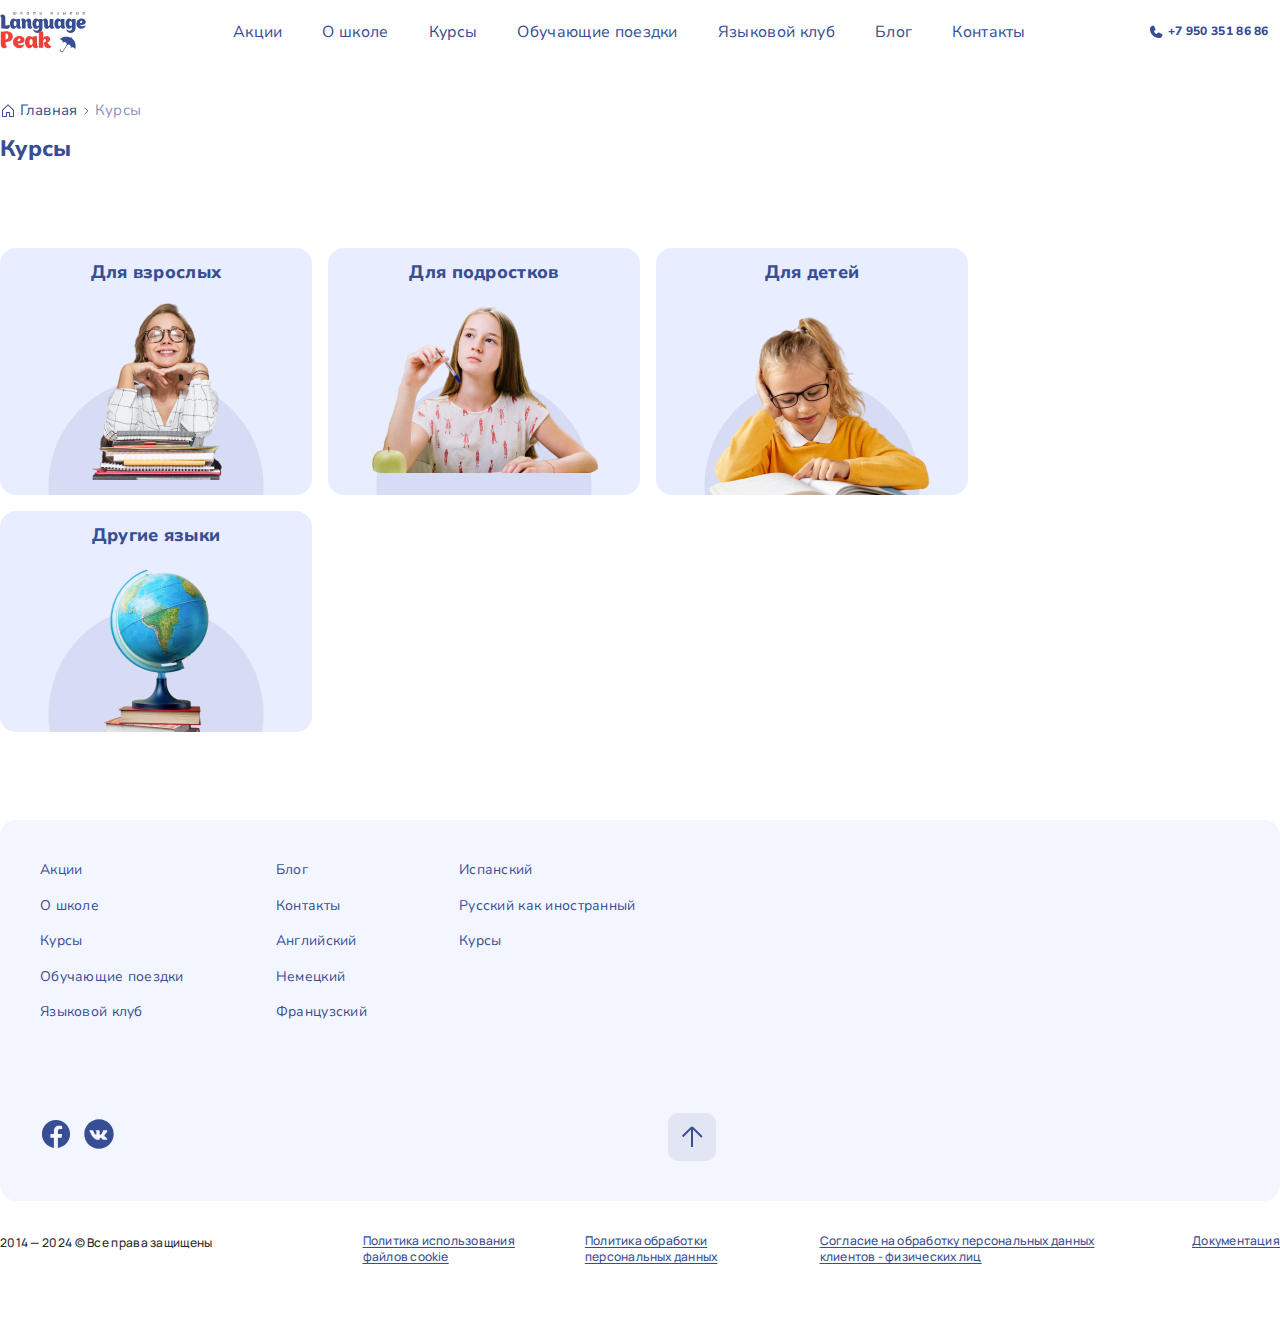
<file: courses.html>
<!DOCTYPE html>
<html lang="en">
<head>
  <meta charset="UTF-8" />
  <meta http-equiv="X-UA-Compatible" content="IE=edge" />
  <meta name="viewport" content="width=device-width, initial-scale=1.0" />
  <title>LanguagePeak</title>
  <link rel="stylesheet" href="./css/main.css" />
</head>

<body>
<header class="header">
  <div class="container">
    <div class="mobile_menu only_mobile">
  <nav>
    <ul class="d-flex align-items-center">
      <li class="blue">
        <ul>
          <li><a href="#">Английский</a></li>
          <li><a href="#">Немецкий</a></li>
          <li><a href="#">Французский</a></li>
          <li><a href="#">Испанский</a></li>
          <li><a href="#">Русский как иностранный</a></li>
          <li><a href="#">Курсы</a></li>
        </ul>
      </li>
      <li><a href="#">Акции</a></li>
      <li><a href="#">О школе</a></li>
      <li><a href="#">Курсы</a></li>
      <li><a href="#">Обучающие поездки</a></li>
      <li><a href="#">Языковой клуб</a></li>
      <li><a href="#">Блог</a></li>
      <li><a href="#">Контакты</a></li>
    </ul>
  </nav>
</div>


    <div class="header_row d-flex align-items-center justify-content-between">
      <a href="/" class="logo mr-6">
        <img src="./img/logo.svg" alt="">
      </a>
      <nav class="only_desktop desktop_menu">
        <ul class="d-flex align-items-center">
          <li><a href="#">Акции</a></li>
          <li><a href="#">О школе</a></li>
          <li><a href="#">Курсы</a></li>
          <li><a href="#">Обучающие поездки</a></li>
          <li><a href="#">Языковой клуб</a></li>
          <li><a href="#">Блог</a></li>
          <li><a href="#">Контакты</a></li>
        </ul>
      </nav>
      <div class="d-flex align-items-center">
        <a href="tel:+79503518686" class="d-flex align-items-center mr-3">
          <svg class="mr-1" width="16" height="16" viewBox="0 0 16 16" fill="none" xmlns="http://www.w3.org/2000/svg">
            <path d="M14.4925 10.9425C14.3811 11.7894 13.9651 12.5668 13.3224 13.1294C12.6797 13.6921 11.8542 14.0015 11 14C6.03751 14 2.00001 9.9625 2.00001 5C1.99847 4.14581 2.30794 3.32027 2.87059 2.67756C3.43324 2.03486 4.21061 1.61894 5.05751 1.5075C5.27166 1.48135 5.48854 1.52517 5.67575 1.6324C5.86296 1.73964 6.01047 1.90454 6.09626 2.1025L7.41626 5.04938V5.05688C7.48193 5.20841 7.50906 5.37385 7.49521 5.53843C7.48136 5.703 7.42696 5.86158 7.33688 6C7.32563 6.01688 7.31376 6.0325 7.30126 6.04813L6.00001 7.59063C6.46813 8.54188 7.46313 9.52813 8.42688 9.9975L9.94813 8.70313C9.96307 8.69057 9.97872 8.67888 9.99501 8.66813C10.1333 8.57588 10.2924 8.51957 10.458 8.50429C10.6235 8.48902 10.7903 8.51525 10.9431 8.58063L10.9513 8.58438L13.8956 9.90375C14.0939 9.98924 14.2592 10.1366 14.3668 10.3239C14.4744 10.5111 14.5185 10.7281 14.4925 10.9425Z" fill="#374D94" />
          </svg>
          <span class="nunito-sans-800 fs-12px text-blue no-wrap">
            +7 950 351 86 86
          </span>
        </a>
        <svg width="40" height="40" viewBox="0 0 100 100" class="hamburger only_mobile"
             onclick="document.querySelector('body').classList.toggle('menu_open');">
          <path class="line line1"
                d="M 20,29.000046 H 80.000231 C 80.000231,29.000046 94.498839,28.817352 94.532987,66.711331 94.543142,77.980673 90.966081,81.670246 85.259173,81.668997 79.552261,81.667751 75.000211,74.999942 75.000211,74.999942 L 25.000021,25.000058"/>
          <path class="line line2" d="M 20,50 H 80"/>
          <path class="line line3"
                d="M 20,70.999954 H 80.000231 C 80.000231,70.999954 94.498839,71.182648 94.532987,33.288669 94.543142,22.019327 90.966081,18.329754 85.259173,18.331003 79.552261,18.332249 75.000211,25.000058 75.000211,25.000058 L 25.000021,74.999942"/>
        </svg>
      </div>
    </div>
  </div>
</header>


<main>
  <div class="container">
    <ul class="breadcrumbs my-5">
      <li>
        <svg class="mr-1" width="16" height="16" viewBox="0 0 16 16" fill="none" xmlns="http://www.w3.org/2000/svg">
          <path
            d="M13.7069 6.79254L8.70688 1.79254C8.51936 1.60514 8.26511 1.49988 8.00001 1.49988C7.7349 1.49988 7.48065 1.60514 7.29313 1.79254L2.29313 6.79254C2.19982 6.88516 2.12586 6.9954 2.07553 7.11686C2.02521 7.23832 1.99954 7.36857 2.00001 7.50004V13.5C2.00001 13.6326 2.05268 13.7598 2.14645 13.8536C2.24022 13.9474 2.3674 14 2.50001 14H6.50001C6.63261 14 6.75979 13.9474 6.85356 13.8536C6.94733 13.7598 7.00001 13.6326 7.00001 13.5V10H9.00001V13.5C9.00001 13.6326 9.05268 13.7598 9.14645 13.8536C9.24022 13.9474 9.3674 14 9.50001 14H13.5C13.6326 14 13.7598 13.9474 13.8536 13.8536C13.9473 13.7598 14 13.6326 14 13.5V7.50004C14.0005 7.36857 13.9748 7.23832 13.9245 7.11686C13.8742 6.9954 13.8002 6.88516 13.7069 6.79254ZM13 13H10V9.50004C10 9.36743 9.94733 9.24025 9.85356 9.14649C9.75979 9.05272 9.63261 9.00004 9.50001 9.00004H6.50001C6.3674 9.00004 6.24022 9.05272 6.14645 9.14649C6.05268 9.24025 6.00001 9.36743 6.00001 9.50004V13H3.00001V7.50004L8.00001 2.50004L13 7.50004V13Z"
            fill="#374D94"/>
        </svg>
        <a href="#">Главная</a>
      </li>
      <li>
        <svg class="mx-1" width="10" height="10" viewBox="0 0 10 10" fill="none" xmlns="http://www.w3.org/2000/svg">
          <path
            d="M7.09608 5.22115L3.97108 8.34615C3.94205 8.37518 3.90758 8.39821 3.86965 8.41392C3.83171 8.42964 3.79105 8.43773 3.74999 8.43773C3.70893 8.43773 3.66827 8.42964 3.63034 8.41392C3.5924 8.39821 3.55793 8.37518 3.5289 8.34615C3.49986 8.31711 3.47683 8.28264 3.46112 8.24471C3.4454 8.20677 3.43732 8.16611 3.43732 8.12505C3.43732 8.08399 3.4454 8.04333 3.46112 8.0054C3.47683 7.96746 3.49986 7.93299 3.5289 7.90396L6.43319 5.00005L3.5289 2.09615C3.47026 2.03751 3.43732 1.95798 3.43732 1.87505C3.43732 1.79213 3.47026 1.7126 3.5289 1.65396C3.58753 1.59532 3.66706 1.56238 3.74999 1.56238C3.83292 1.56238 3.91245 1.59532 3.97108 1.65396L7.09608 4.77896C7.12514 4.80798 7.14819 4.84245 7.16392 4.88038C7.17964 4.91832 7.18774 4.95898 7.18774 5.00005C7.18774 5.04112 7.17964 5.08178 7.16392 5.11972C7.14819 5.15766 7.12514 5.19212 7.09608 5.22115Z"
            fill="#374D94"/>
        </svg>
        <span>Курсы</span>
      </li>

    </ul>
    <section>
      <h1 class="h2 text-blue">
        Курсы
      </h1>
    </section>
    <section>
      <div class="courses groups wide">
        <div class="groups_item col">
          <p class="text-blue nunito-sans-800 fs-18px">
            Для взрослых
          </p>
          <img src="./img/teacher1.png" alt="">
          <div class="groups_item__circle"></div>
        </div>
        <div class="groups_item col">
          <p class="text-blue nunito-sans-800 fs-18px">
            Для подростков
          </p>
          <img src="./img/dreamy-girl.png" alt="">
          <div class="groups_item__circle"></div>
        </div>
        <div class="groups_item col">
          <p class="text-blue nunito-sans-800 fs-18px">
            Для детей
          </p>
          <img src="./img/little-girl.png" alt="">
          <div class="groups_item__circle"></div>
        </div>
        <div class="groups_item col">
          <p class="text-blue nunito-sans-800 fs-18px">
            Другие языки
          </p>
          <img src="./img/globe.png" alt="">
          <div class="groups_item__circle"></div>
        </div>
      </div>
    </section>
  </div>

</main>

<footer class="footer">
  <div class="footer_top">
    <div class="container">
      <nav>
        <ul>
          <li><a href="#">Акции</a></li>
          <li><a href="#">О школе</a></li>
          <li><a href="#">Курсы</a></li>
          <li><a href="#">Обучающие поездки</a></li>
          <li><a href="#">Языковой клуб</a></li>
          <li><a href="#">Блог</a></li>
          <li><a href="#">Контакты</a></li>
          <li><a href="#">Английский</a></li>
          <li><a href="#">Немецкий</a></li>
          <li><a href="#">Французский</a></li>
          <li><a href="#">Испанский</a></li>
          <li><a href="#">Русский как иностранный</a></li>
          <li><a href="#">Курсы</a></li>
        </ul>
      </nav>
      <div class="d-flex align-items-center justify-content-between social">
        <div class="d-flex align-items-center mr-4">
          <a href="#" class="mr-3">
            <svg width="32" height="32" viewBox="0 0 32 32" fill="none" xmlns="http://www.w3.org/2000/svg">
              <path d="M16 1.92004C8.22404 1.92004 1.92004 8.22404 1.92004 16C1.92004 23.0592 7.12004 28.8877 13.8957 29.906V19.7319H10.4122V16.0308H13.8957V13.568C13.8957 9.4906 15.8823 7.70052 19.2711 7.70052C20.8941 7.70052 21.7524 7.82084 22.1588 7.87588V11.1066H19.8471C18.4084 11.1066 17.906 12.4704 17.906 14.0077V16.0308H22.1223L21.5501 19.7319H17.906V29.936C24.7783 29.0036 30.08 23.1277 30.08 16C30.08 8.22404 23.776 1.92004 16 1.92004Z" fill="#374D94" />
            </svg>
          </a>
          <a href="#">
            <svg width="32" height="32" viewBox="0 0 32 32" fill="none" xmlns="http://www.w3.org/2000/svg">
              <path d="M16 1.28003C7.88355 1.28003 1.28003 7.88355 1.28003 16C1.28003 24.1165 7.88355 30.72 16 30.72C24.1171 30.72 30.72 24.1165 30.72 16C30.72 7.88355 24.1171 1.28003 16 1.28003ZM22.3827 18.9024C23.8144 20.1735 24.112 20.6272 24.1607 20.7047C24.7539 21.6455 23.5027 21.76 23.5027 21.76H20.8659C20.8659 21.76 20.224 21.7671 19.6755 21.4035C18.7815 20.8179 17.8451 19.6826 17.1872 19.8797C16.6349 20.0448 16.64 20.7911 16.64 21.4291C16.64 21.6576 16.4435 21.76 16 21.76C15.5565 21.76 15.3722 21.76 15.1757 21.76C13.7312 21.76 12.1639 21.2736 10.6003 19.6397C8.38851 17.3299 6.44867 12.6771 6.44867 12.6771C6.44867 12.6771 6.33411 12.4429 6.45891 12.3002C6.60035 12.1402 6.98499 12.1607 6.98499 12.1607L9.54179 12.16C9.54179 12.16 9.78243 12.2055 9.95523 12.3271C10.0979 12.4269 10.1773 12.6176 10.1773 12.6176C10.1773 12.6176 10.6067 14.0359 11.1539 14.9402C12.2227 16.7053 12.72 16.7501 13.0829 16.56C13.6128 16.2848 13.44 14.4083 13.44 14.4083C13.44 14.4083 13.4637 13.6026 13.1872 13.2435C12.9741 12.9658 12.5664 12.8179 12.3885 12.7949C12.2445 12.7763 12.4851 12.5242 12.7917 12.3802C13.2013 12.1978 13.7587 12.1511 14.72 12.16C15.4682 12.1671 15.6839 12.2119 15.9757 12.2791C16.8583 12.4826 16.64 13.0195 16.64 14.905C16.64 15.5091 16.5568 16.3584 17.0125 16.64C17.209 16.7616 17.8823 16.9101 19.0803 14.9645C19.6493 14.0416 20.1018 12.5107 20.1018 12.5107C20.1018 12.5107 20.1952 12.3424 20.3405 12.2592C20.489 12.1741 20.4845 12.176 20.688 12.176C20.8916 12.176 22.9325 12.16 23.3805 12.16C23.8279 12.16 24.2477 12.1549 24.32 12.4173C24.4237 12.7943 23.9898 14.0858 22.8903 15.4874C21.0835 17.7875 20.8832 17.5725 22.3827 18.9024Z" fill="#374D94" />
            </svg>
          </a>
        </div>
        <svg class="button_up" width="48" height="48" viewBox="0 0 48 48" fill="none" xmlns="http://www.w3.org/2000/svg">
          <rect width="48" height="48" rx="10" fill="#374D94" fill-opacity="0.1" />
          <path d="M14.5955 23.505L24 14.1005M24 14.1005L33.8995 24M24 14.1005V33.8995" stroke="#374D94" stroke-width="2" />
        </svg>
      </div>
      <iframe
        class="map only_desktop"
        src="https://yandex.ru/map-widget/v1/?um=constructor%3A435ef9aa48d58f486a65568213044271374a4a436a770277adf20c347be6b6f7&amp;source=constructor"
        width="100%" height="238" frameborder="0"></iframe>
    </div>
  </div>
  <div class="footer_bot">
    <div class="container">
      <p class="manrope-500 fs-12px mb-7">
        2014 — 2024 © Все права защищены
      </p>
      <div class="d-flex flex-direction-column">
        <a href="#" class="text-blue main_link mb-4">Политика использования файлов cookie</a>
        <a href="#" class="text-blue main_link mb-4">Политика обработки персональных данных</a>
        <a href="#" class="text-blue main_link mb-4">Согласие на обработку персональных данных клиентов - физических лиц</a>
        <a href="#" class="text-blue main_link mb-4">Документация</a>
      </div>
    </div>
  </div>
</footer>

<div class="modal modal_theme_normal" data-modal="test">

  <div class="modal__content">
    <div class="modal_close_border">
      <div class="modal_close">
        <svg class="icon" width="24" height="24" viewBox="0 0 24 24" fill="none" xmlns="http://www.w3.org/2000/svg">
          <path d="M19.2806 18.2194C19.3503 18.289 19.4056 18.3718 19.4433 18.4628C19.481 18.5539 19.5004 18.6514 19.5004 18.75C19.5004 18.8485 19.481 18.9461 19.4433 19.0372C19.4056 19.1282 19.3503 19.2109 19.2806 19.2806C19.2109 19.3503 19.1282 19.4056 19.0372 19.4433C18.9461 19.481 18.8485 19.5004 18.75 19.5004C18.6515 19.5004 18.5539 19.481 18.4628 19.4433C18.3718 19.4056 18.2891 19.3503 18.2194 19.2806L12 13.0603L5.78063 19.2806C5.6399 19.4213 5.44902 19.5004 5.25 19.5004C5.05098 19.5004 4.86011 19.4213 4.71938 19.2806C4.57865 19.1399 4.49958 18.949 4.49958 18.75C4.49958 18.551 4.57865 18.3601 4.71938 18.2194L10.9397 12L4.71938 5.78061C4.57865 5.63988 4.49958 5.44901 4.49958 5.24999C4.49958 5.05097 4.57865 4.8601 4.71938 4.71936C4.86011 4.57863 5.05098 4.49957 5.25 4.49957C5.44902 4.49957 5.6399 4.57863 5.78063 4.71936L12 10.9397L18.2194 4.71936C18.3601 4.57863 18.551 4.49957 18.75 4.49957C18.949 4.49957 19.1399 4.57863 19.2806 4.71936C19.4214 4.8601 19.5004 5.05097 19.5004 5.24999C19.5004 5.44901 19.4214 5.63988 19.2806 5.78061L13.0603 12L19.2806 18.2194Z" fill="#374D94" />
        </svg>
      </div>
      <svg class="border" width="77" height="77" viewBox="0 0 77 77" fill="none" xmlns="http://www.w3.org/2000/svg">
        <path fill-rule="evenodd" clip-rule="evenodd" d="M0 0V6.27C2.44 11.99 8.11 16 14.72 16H43.72C52.56 16 59.72 23.16 59.72 32V61C59.72 69.84 66.88 77 75.72 77H77V0H0Z" fill="#E8ECF7" />
      </svg>
    </div>
    <div class="form">
      <h3 class="h1 text-blue mb-6">
        <span class="text-red">Бесплатное</span></br>
         тестирование
      </h3>
      <form action="">
        <input type="text" class="main_input mb-3" placeholder="Ваше Имя">
        <input type="email" class="main_input mb-3" placeholder="E-mail">
        <input type="tel" class="main_input mb-6" placeholder="+7 (___) ___ __ __">
        <button type="submit" class="main_button">Отправить</button>
      </form>
    </div>
  </div>
</div>
<!-- /.modal -->

<script src="./js/index.bundle.js"></script>
</body>
</html>
</file>
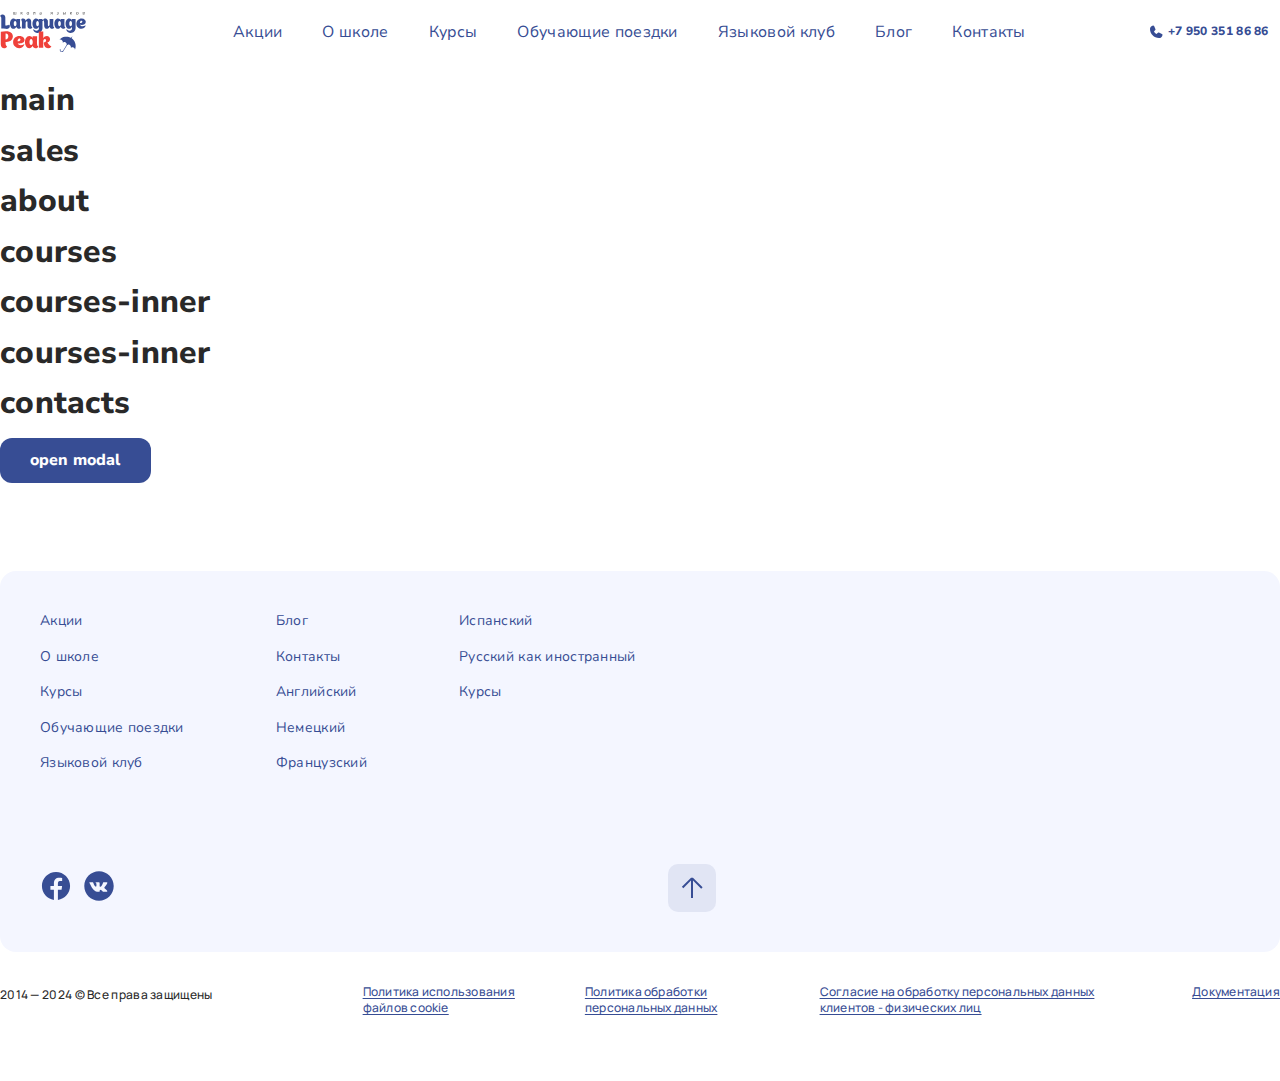
<file: pages.html>
<!DOCTYPE html>
<html lang="en">
<head>
  <meta charset="UTF-8" />
  <meta http-equiv="X-UA-Compatible" content="IE=edge" />
  <meta name="viewport" content="width=device-width, initial-scale=1.0" />
  <title>LanguagePeak</title>
  <link rel="stylesheet" href="./css/main.css" />
</head>

<body>
<header class="header">
  <div class="container">
    <div class="mobile_menu only_mobile">
  <nav>
    <ul class="d-flex align-items-center">
      <li class="blue">
        <ul>
          <li><a href="#">Английский</a></li>
          <li><a href="#">Немецкий</a></li>
          <li><a href="#">Французский</a></li>
          <li><a href="#">Испанский</a></li>
          <li><a href="#">Русский как иностранный</a></li>
          <li><a href="#">Курсы</a></li>
        </ul>
      </li>
      <li><a href="#">Акции</a></li>
      <li><a href="#">О школе</a></li>
      <li><a href="#">Курсы</a></li>
      <li><a href="#">Обучающие поездки</a></li>
      <li><a href="#">Языковой клуб</a></li>
      <li><a href="#">Блог</a></li>
      <li><a href="#">Контакты</a></li>
    </ul>
  </nav>
</div>


    <div class="header_row d-flex align-items-center justify-content-between">
      <a href="/" class="logo mr-6">
        <img src="./img/logo.svg" alt="">
      </a>
      <nav class="only_desktop desktop_menu">
        <ul class="d-flex align-items-center">
          <li><a href="#">Акции</a></li>
          <li><a href="#">О школе</a></li>
          <li><a href="#">Курсы</a></li>
          <li><a href="#">Обучающие поездки</a></li>
          <li><a href="#">Языковой клуб</a></li>
          <li><a href="#">Блог</a></li>
          <li><a href="#">Контакты</a></li>
        </ul>
      </nav>
      <div class="d-flex align-items-center">
        <a href="tel:+79503518686" class="d-flex align-items-center mr-3">
          <svg class="mr-1" width="16" height="16" viewBox="0 0 16 16" fill="none" xmlns="http://www.w3.org/2000/svg">
            <path d="M14.4925 10.9425C14.3811 11.7894 13.9651 12.5668 13.3224 13.1294C12.6797 13.6921 11.8542 14.0015 11 14C6.03751 14 2.00001 9.9625 2.00001 5C1.99847 4.14581 2.30794 3.32027 2.87059 2.67756C3.43324 2.03486 4.21061 1.61894 5.05751 1.5075C5.27166 1.48135 5.48854 1.52517 5.67575 1.6324C5.86296 1.73964 6.01047 1.90454 6.09626 2.1025L7.41626 5.04938V5.05688C7.48193 5.20841 7.50906 5.37385 7.49521 5.53843C7.48136 5.703 7.42696 5.86158 7.33688 6C7.32563 6.01688 7.31376 6.0325 7.30126 6.04813L6.00001 7.59063C6.46813 8.54188 7.46313 9.52813 8.42688 9.9975L9.94813 8.70313C9.96307 8.69057 9.97872 8.67888 9.99501 8.66813C10.1333 8.57588 10.2924 8.51957 10.458 8.50429C10.6235 8.48902 10.7903 8.51525 10.9431 8.58063L10.9513 8.58438L13.8956 9.90375C14.0939 9.98924 14.2592 10.1366 14.3668 10.3239C14.4744 10.5111 14.5185 10.7281 14.4925 10.9425Z" fill="#374D94" />
          </svg>
          <span class="nunito-sans-800 fs-12px text-blue no-wrap">
            +7 950 351 86 86
          </span>
        </a>
        <svg width="40" height="40" viewBox="0 0 100 100" class="hamburger only_mobile"
             onclick="document.querySelector('body').classList.toggle('menu_open');">
          <path class="line line1"
                d="M 20,29.000046 H 80.000231 C 80.000231,29.000046 94.498839,28.817352 94.532987,66.711331 94.543142,77.980673 90.966081,81.670246 85.259173,81.668997 79.552261,81.667751 75.000211,74.999942 75.000211,74.999942 L 25.000021,25.000058"/>
          <path class="line line2" d="M 20,50 H 80"/>
          <path class="line line3"
                d="M 20,70.999954 H 80.000231 C 80.000231,70.999954 94.498839,71.182648 94.532987,33.288669 94.543142,22.019327 90.966081,18.329754 85.259173,18.331003 79.552261,18.332249 75.000211,25.000058 75.000211,25.000058 L 25.000021,74.999942"/>
        </svg>
      </div>
    </div>
  </div>
</header>


<main>
  <div class="container">
    <section>
      <a href="/" class="mb-5 d-flex">
        <h1>main</h1>
      </a>
      <a href="./sales.html" class="mb-5 d-flex">
        <h1>sales</h1>
      </a>
      <a href="./about.html" class="mb-5 d-flex">
        <h1>about</h1>
      </a>
      <a href="./courses.html" class="mb-5 d-flex">
        <h1>courses</h1>
      </a>
      <a href="./courses-inner.html" class="mb-5 d-flex">
        <h1>courses-inner</h1>
      </a>
      <a href="./courses-item.html" class="mb-5 d-flex">
        <h1>courses-inner</h1>
      </a>
      <a href="./contacts.html" class="mb-5 d-flex">
        <h1>contacts</h1>
      </a>
      <button class="main_button open_modal" data-modal="test">open modal</button>
    </section>
  </div>

</main>

<footer class="footer">
  <div class="footer_top">
    <div class="container">
      <nav>
        <ul>
          <li><a href="#">Акции</a></li>
          <li><a href="#">О школе</a></li>
          <li><a href="#">Курсы</a></li>
          <li><a href="#">Обучающие поездки</a></li>
          <li><a href="#">Языковой клуб</a></li>
          <li><a href="#">Блог</a></li>
          <li><a href="#">Контакты</a></li>
          <li><a href="#">Английский</a></li>
          <li><a href="#">Немецкий</a></li>
          <li><a href="#">Французский</a></li>
          <li><a href="#">Испанский</a></li>
          <li><a href="#">Русский как иностранный</a></li>
          <li><a href="#">Курсы</a></li>
        </ul>
      </nav>
      <div class="d-flex align-items-center justify-content-between social">
        <div class="d-flex align-items-center mr-4">
          <a href="#" class="mr-3">
            <svg width="32" height="32" viewBox="0 0 32 32" fill="none" xmlns="http://www.w3.org/2000/svg">
              <path d="M16 1.92004C8.22404 1.92004 1.92004 8.22404 1.92004 16C1.92004 23.0592 7.12004 28.8877 13.8957 29.906V19.7319H10.4122V16.0308H13.8957V13.568C13.8957 9.4906 15.8823 7.70052 19.2711 7.70052C20.8941 7.70052 21.7524 7.82084 22.1588 7.87588V11.1066H19.8471C18.4084 11.1066 17.906 12.4704 17.906 14.0077V16.0308H22.1223L21.5501 19.7319H17.906V29.936C24.7783 29.0036 30.08 23.1277 30.08 16C30.08 8.22404 23.776 1.92004 16 1.92004Z" fill="#374D94" />
            </svg>
          </a>
          <a href="#">
            <svg width="32" height="32" viewBox="0 0 32 32" fill="none" xmlns="http://www.w3.org/2000/svg">
              <path d="M16 1.28003C7.88355 1.28003 1.28003 7.88355 1.28003 16C1.28003 24.1165 7.88355 30.72 16 30.72C24.1171 30.72 30.72 24.1165 30.72 16C30.72 7.88355 24.1171 1.28003 16 1.28003ZM22.3827 18.9024C23.8144 20.1735 24.112 20.6272 24.1607 20.7047C24.7539 21.6455 23.5027 21.76 23.5027 21.76H20.8659C20.8659 21.76 20.224 21.7671 19.6755 21.4035C18.7815 20.8179 17.8451 19.6826 17.1872 19.8797C16.6349 20.0448 16.64 20.7911 16.64 21.4291C16.64 21.6576 16.4435 21.76 16 21.76C15.5565 21.76 15.3722 21.76 15.1757 21.76C13.7312 21.76 12.1639 21.2736 10.6003 19.6397C8.38851 17.3299 6.44867 12.6771 6.44867 12.6771C6.44867 12.6771 6.33411 12.4429 6.45891 12.3002C6.60035 12.1402 6.98499 12.1607 6.98499 12.1607L9.54179 12.16C9.54179 12.16 9.78243 12.2055 9.95523 12.3271C10.0979 12.4269 10.1773 12.6176 10.1773 12.6176C10.1773 12.6176 10.6067 14.0359 11.1539 14.9402C12.2227 16.7053 12.72 16.7501 13.0829 16.56C13.6128 16.2848 13.44 14.4083 13.44 14.4083C13.44 14.4083 13.4637 13.6026 13.1872 13.2435C12.9741 12.9658 12.5664 12.8179 12.3885 12.7949C12.2445 12.7763 12.4851 12.5242 12.7917 12.3802C13.2013 12.1978 13.7587 12.1511 14.72 12.16C15.4682 12.1671 15.6839 12.2119 15.9757 12.2791C16.8583 12.4826 16.64 13.0195 16.64 14.905C16.64 15.5091 16.5568 16.3584 17.0125 16.64C17.209 16.7616 17.8823 16.9101 19.0803 14.9645C19.6493 14.0416 20.1018 12.5107 20.1018 12.5107C20.1018 12.5107 20.1952 12.3424 20.3405 12.2592C20.489 12.1741 20.4845 12.176 20.688 12.176C20.8916 12.176 22.9325 12.16 23.3805 12.16C23.8279 12.16 24.2477 12.1549 24.32 12.4173C24.4237 12.7943 23.9898 14.0858 22.8903 15.4874C21.0835 17.7875 20.8832 17.5725 22.3827 18.9024Z" fill="#374D94" />
            </svg>
          </a>
        </div>
        <svg class="button_up" width="48" height="48" viewBox="0 0 48 48" fill="none" xmlns="http://www.w3.org/2000/svg">
          <rect width="48" height="48" rx="10" fill="#374D94" fill-opacity="0.1" />
          <path d="M14.5955 23.505L24 14.1005M24 14.1005L33.8995 24M24 14.1005V33.8995" stroke="#374D94" stroke-width="2" />
        </svg>
      </div>
      <iframe
        class="map only_desktop"
        src="https://yandex.ru/map-widget/v1/?um=constructor%3A435ef9aa48d58f486a65568213044271374a4a436a770277adf20c347be6b6f7&amp;source=constructor"
        width="100%" height="238" frameborder="0"></iframe>
    </div>
  </div>
  <div class="footer_bot">
    <div class="container">
      <p class="manrope-500 fs-12px mb-7">
        2014 — 2024 © Все права защищены
      </p>
      <div class="d-flex flex-direction-column">
        <a href="#" class="text-blue main_link mb-4">Политика использования файлов cookie</a>
        <a href="#" class="text-blue main_link mb-4">Политика обработки персональных данных</a>
        <a href="#" class="text-blue main_link mb-4">Согласие на обработку персональных данных клиентов - физических лиц</a>
        <a href="#" class="text-blue main_link mb-4">Документация</a>
      </div>
    </div>
  </div>
</footer>

<div class="modal modal_theme_normal" data-modal="test">

  <div class="modal__content">
    <div class="modal_close_border">
      <div class="modal_close">
        <svg class="icon" width="24" height="24" viewBox="0 0 24 24" fill="none" xmlns="http://www.w3.org/2000/svg">
          <path d="M19.2806 18.2194C19.3503 18.289 19.4056 18.3718 19.4433 18.4628C19.481 18.5539 19.5004 18.6514 19.5004 18.75C19.5004 18.8485 19.481 18.9461 19.4433 19.0372C19.4056 19.1282 19.3503 19.2109 19.2806 19.2806C19.2109 19.3503 19.1282 19.4056 19.0372 19.4433C18.9461 19.481 18.8485 19.5004 18.75 19.5004C18.6515 19.5004 18.5539 19.481 18.4628 19.4433C18.3718 19.4056 18.2891 19.3503 18.2194 19.2806L12 13.0603L5.78063 19.2806C5.6399 19.4213 5.44902 19.5004 5.25 19.5004C5.05098 19.5004 4.86011 19.4213 4.71938 19.2806C4.57865 19.1399 4.49958 18.949 4.49958 18.75C4.49958 18.551 4.57865 18.3601 4.71938 18.2194L10.9397 12L4.71938 5.78061C4.57865 5.63988 4.49958 5.44901 4.49958 5.24999C4.49958 5.05097 4.57865 4.8601 4.71938 4.71936C4.86011 4.57863 5.05098 4.49957 5.25 4.49957C5.44902 4.49957 5.6399 4.57863 5.78063 4.71936L12 10.9397L18.2194 4.71936C18.3601 4.57863 18.551 4.49957 18.75 4.49957C18.949 4.49957 19.1399 4.57863 19.2806 4.71936C19.4214 4.8601 19.5004 5.05097 19.5004 5.24999C19.5004 5.44901 19.4214 5.63988 19.2806 5.78061L13.0603 12L19.2806 18.2194Z" fill="#374D94" />
        </svg>
      </div>
      <svg class="border" width="77" height="77" viewBox="0 0 77 77" fill="none" xmlns="http://www.w3.org/2000/svg">
        <path fill-rule="evenodd" clip-rule="evenodd" d="M0 0V6.27C2.44 11.99 8.11 16 14.72 16H43.72C52.56 16 59.72 23.16 59.72 32V61C59.72 69.84 66.88 77 75.72 77H77V0H0Z" fill="#E8ECF7" />
      </svg>
    </div>
    <div class="form">
      <h3 class="h1 text-blue mb-6">
        <span class="text-red">Бесплатное</span></br>
         тестирование
      </h3>
      <form action="">
        <input type="text" class="main_input mb-3" placeholder="Ваше Имя">
        <input type="email" class="main_input mb-3" placeholder="E-mail">
        <input type="tel" class="main_input mb-6" placeholder="+7 (___) ___ __ __">
        <button type="submit" class="main_button">Отправить</button>
      </form>
    </div>
  </div>
</div>
<!-- /.modal -->

<script src="./js/index.bundle.js"></script>
</body>
</html>
</file>
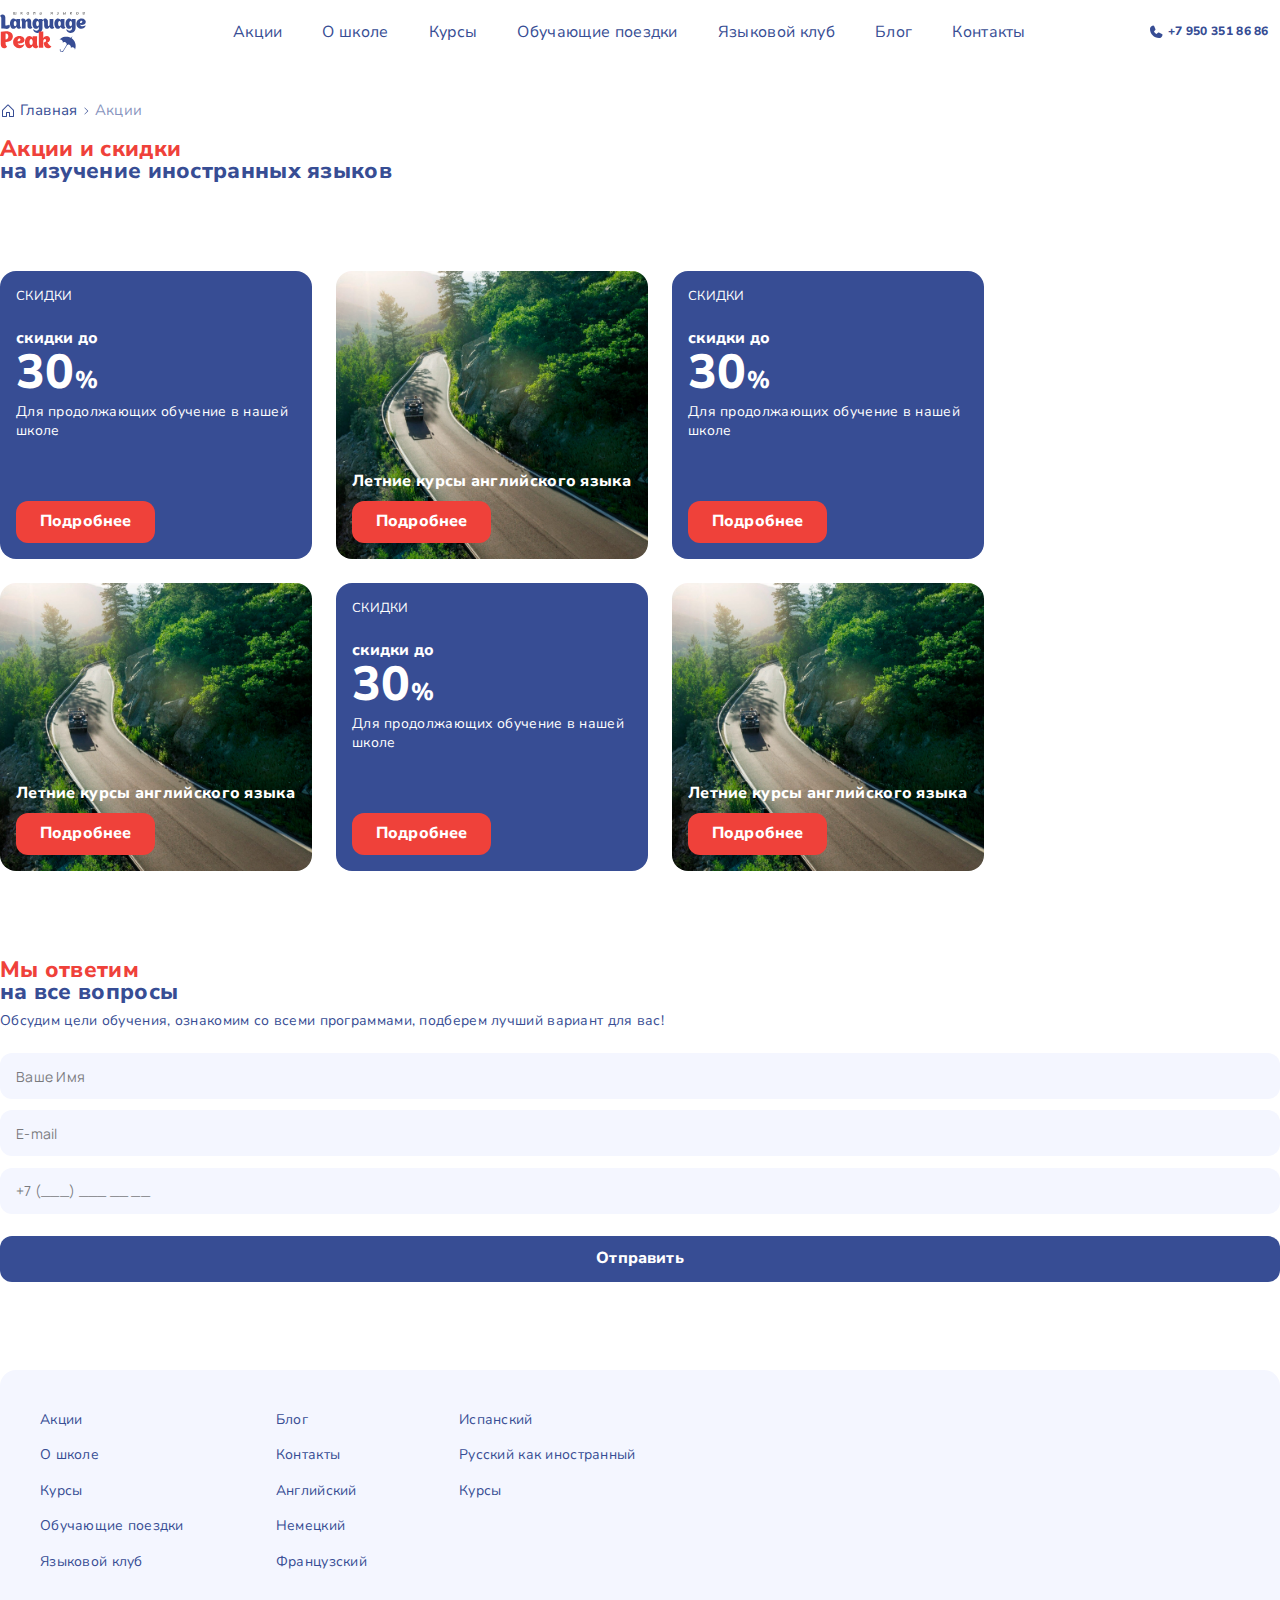
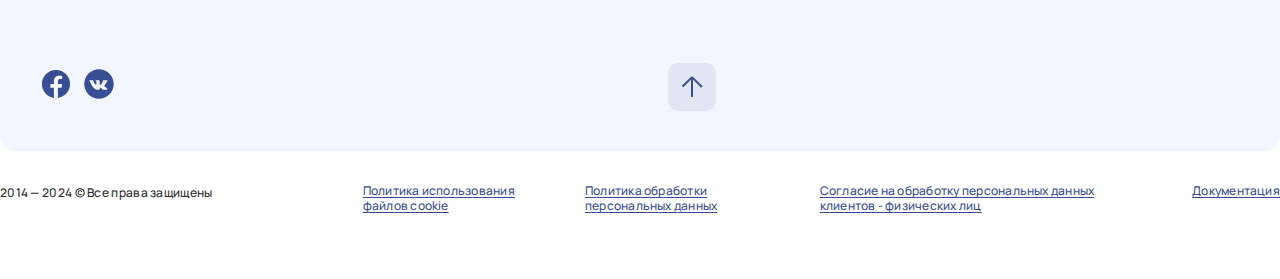
<file: sales.html>
<!DOCTYPE html>
<html lang="en">
<head>
  <meta charset="UTF-8" />
  <meta http-equiv="X-UA-Compatible" content="IE=edge" />
  <meta name="viewport" content="width=device-width, initial-scale=1.0" />
  <title>LanguagePeak</title>
  <link rel="stylesheet" href="./css/main.css" />
</head>

<body>
<header class="header">
  <div class="container">
    <div class="mobile_menu only_mobile">
  <nav>
    <ul class="d-flex align-items-center">
      <li class="blue">
        <ul>
          <li><a href="#">Английский</a></li>
          <li><a href="#">Немецкий</a></li>
          <li><a href="#">Французский</a></li>
          <li><a href="#">Испанский</a></li>
          <li><a href="#">Русский как иностранный</a></li>
          <li><a href="#">Курсы</a></li>
        </ul>
      </li>
      <li><a href="#">Акции</a></li>
      <li><a href="#">О школе</a></li>
      <li><a href="#">Курсы</a></li>
      <li><a href="#">Обучающие поездки</a></li>
      <li><a href="#">Языковой клуб</a></li>
      <li><a href="#">Блог</a></li>
      <li><a href="#">Контакты</a></li>
    </ul>
  </nav>
</div>


    <div class="header_row d-flex align-items-center justify-content-between">
      <a href="/" class="logo mr-6">
        <img src="./img/logo.svg" alt="">
      </a>
      <nav class="only_desktop desktop_menu">
        <ul class="d-flex align-items-center">
          <li><a href="#">Акции</a></li>
          <li><a href="#">О школе</a></li>
          <li><a href="#">Курсы</a></li>
          <li><a href="#">Обучающие поездки</a></li>
          <li><a href="#">Языковой клуб</a></li>
          <li><a href="#">Блог</a></li>
          <li><a href="#">Контакты</a></li>
        </ul>
      </nav>
      <div class="d-flex align-items-center">
        <a href="tel:+79503518686" class="d-flex align-items-center mr-3">
          <svg class="mr-1" width="16" height="16" viewBox="0 0 16 16" fill="none" xmlns="http://www.w3.org/2000/svg">
            <path d="M14.4925 10.9425C14.3811 11.7894 13.9651 12.5668 13.3224 13.1294C12.6797 13.6921 11.8542 14.0015 11 14C6.03751 14 2.00001 9.9625 2.00001 5C1.99847 4.14581 2.30794 3.32027 2.87059 2.67756C3.43324 2.03486 4.21061 1.61894 5.05751 1.5075C5.27166 1.48135 5.48854 1.52517 5.67575 1.6324C5.86296 1.73964 6.01047 1.90454 6.09626 2.1025L7.41626 5.04938V5.05688C7.48193 5.20841 7.50906 5.37385 7.49521 5.53843C7.48136 5.703 7.42696 5.86158 7.33688 6C7.32563 6.01688 7.31376 6.0325 7.30126 6.04813L6.00001 7.59063C6.46813 8.54188 7.46313 9.52813 8.42688 9.9975L9.94813 8.70313C9.96307 8.69057 9.97872 8.67888 9.99501 8.66813C10.1333 8.57588 10.2924 8.51957 10.458 8.50429C10.6235 8.48902 10.7903 8.51525 10.9431 8.58063L10.9513 8.58438L13.8956 9.90375C14.0939 9.98924 14.2592 10.1366 14.3668 10.3239C14.4744 10.5111 14.5185 10.7281 14.4925 10.9425Z" fill="#374D94" />
          </svg>
          <span class="nunito-sans-800 fs-12px text-blue no-wrap">
            +7 950 351 86 86
          </span>
        </a>
        <svg width="40" height="40" viewBox="0 0 100 100" class="hamburger only_mobile"
             onclick="document.querySelector('body').classList.toggle('menu_open');">
          <path class="line line1"
                d="M 20,29.000046 H 80.000231 C 80.000231,29.000046 94.498839,28.817352 94.532987,66.711331 94.543142,77.980673 90.966081,81.670246 85.259173,81.668997 79.552261,81.667751 75.000211,74.999942 75.000211,74.999942 L 25.000021,25.000058"/>
          <path class="line line2" d="M 20,50 H 80"/>
          <path class="line line3"
                d="M 20,70.999954 H 80.000231 C 80.000231,70.999954 94.498839,71.182648 94.532987,33.288669 94.543142,22.019327 90.966081,18.329754 85.259173,18.331003 79.552261,18.332249 75.000211,25.000058 75.000211,25.000058 L 25.000021,74.999942"/>
        </svg>
      </div>
    </div>
  </div>
</header>


<main>
  <div class="container">
    <ul class="breadcrumbs my-5">
      <li>
        <svg class="mr-1" width="16" height="16" viewBox="0 0 16 16" fill="none" xmlns="http://www.w3.org/2000/svg">
          <path
            d="M13.7069 6.79254L8.70688 1.79254C8.51936 1.60514 8.26511 1.49988 8.00001 1.49988C7.7349 1.49988 7.48065 1.60514 7.29313 1.79254L2.29313 6.79254C2.19982 6.88516 2.12586 6.9954 2.07553 7.11686C2.02521 7.23832 1.99954 7.36857 2.00001 7.50004V13.5C2.00001 13.6326 2.05268 13.7598 2.14645 13.8536C2.24022 13.9474 2.3674 14 2.50001 14H6.50001C6.63261 14 6.75979 13.9474 6.85356 13.8536C6.94733 13.7598 7.00001 13.6326 7.00001 13.5V10H9.00001V13.5C9.00001 13.6326 9.05268 13.7598 9.14645 13.8536C9.24022 13.9474 9.3674 14 9.50001 14H13.5C13.6326 14 13.7598 13.9474 13.8536 13.8536C13.9473 13.7598 14 13.6326 14 13.5V7.50004C14.0005 7.36857 13.9748 7.23832 13.9245 7.11686C13.8742 6.9954 13.8002 6.88516 13.7069 6.79254ZM13 13H10V9.50004C10 9.36743 9.94733 9.24025 9.85356 9.14649C9.75979 9.05272 9.63261 9.00004 9.50001 9.00004H6.50001C6.3674 9.00004 6.24022 9.05272 6.14645 9.14649C6.05268 9.24025 6.00001 9.36743 6.00001 9.50004V13H3.00001V7.50004L8.00001 2.50004L13 7.50004V13Z"
            fill="#374D94"/>
        </svg>
        <a href="#">Главная</a>
      </li>
      <li>
        <svg class="mx-1" width="10" height="10" viewBox="0 0 10 10" fill="none" xmlns="http://www.w3.org/2000/svg">
          <path
            d="M7.09608 5.22115L3.97108 8.34615C3.94205 8.37518 3.90758 8.39821 3.86965 8.41392C3.83171 8.42964 3.79105 8.43773 3.74999 8.43773C3.70893 8.43773 3.66827 8.42964 3.63034 8.41392C3.5924 8.39821 3.55793 8.37518 3.5289 8.34615C3.49986 8.31711 3.47683 8.28264 3.46112 8.24471C3.4454 8.20677 3.43732 8.16611 3.43732 8.12505C3.43732 8.08399 3.4454 8.04333 3.46112 8.0054C3.47683 7.96746 3.49986 7.93299 3.5289 7.90396L6.43319 5.00005L3.5289 2.09615C3.47026 2.03751 3.43732 1.95798 3.43732 1.87505C3.43732 1.79213 3.47026 1.7126 3.5289 1.65396C3.58753 1.59532 3.66706 1.56238 3.74999 1.56238C3.83292 1.56238 3.91245 1.59532 3.97108 1.65396L7.09608 4.77896C7.12514 4.80798 7.14819 4.84245 7.16392 4.88038C7.17964 4.91832 7.18774 4.95898 7.18774 5.00005C7.18774 5.04112 7.17964 5.08178 7.16392 5.11972C7.14819 5.15766 7.12514 5.19212 7.09608 5.22115Z"
            fill="#374D94"/>
        </svg>
        <span>Акции</span>
      </li>

    </ul>
    <section>
      <h1 class="h2 text-blue">
    <span class="text-red">
      Акции и скидки<br>
    </span>
        на изучение иностранных языков
      </h1>
    </section>
    <section>
      <div class="sales">
        <div class="sales_item col bg-blue">
          <div>
            <p class="nunito-sans-400 fs-13px uppercase text-white mb-6">
              скидки
            </p>
            <div>
              <p class="d-block mb-4 nunito-sans-800 text-white fs-16px">скидки до</p>
              <div class="text-white fs-48px nunito-sans-800 mb-3">
                30<span class="fs-24px nunito-sans-800">%</span>
              </div>
              <p class="nunito-sans-400 fs-14px text-white">
                Для продолжающих обучение в нашей школе
              </p>
            </div>
          </div>
          <a href="#" class="main_button second">
            Подробнее
          </a>
        </div>
        <div class="sales_item col justify-content-end">
          <img class="bg" src="./img/22.jpg" alt="">
          <p class="nunito-sans-800 fs-16px text-white">Летние курсы английского языка</p>
          <a href="#" class="main_button second">
            Подробнее
          </a>
        </div>
        <div class="sales_item col bg-blue">
          <div>
            <p class="nunito-sans-400 fs-13px uppercase text-white mb-6">
              скидки
            </p>
            <div>
              <p class="d-block mb-4 nunito-sans-800 text-white fs-16px">скидки до</p>
              <div class="text-white fs-48px nunito-sans-800 mb-3">
                30<span class="fs-24px nunito-sans-800">%</span>
              </div>
              <p class="nunito-sans-400 fs-14px text-white">
                Для продолжающих обучение в нашей школе
              </p>
            </div>
          </div>
          <a href="#" class="main_button second">
            Подробнее
          </a>
        </div>
        <div class="sales_item col justify-content-end">
          <img class="bg" src="./img/22.jpg" alt="">
          <p class="nunito-sans-800 fs-16px text-white">Летние курсы английского языка</p>
          <a href="#" class="main_button second">
            Подробнее
          </a>
        </div>
        <div class="sales_item col bg-blue">
          <div>
            <p class="nunito-sans-400 fs-13px uppercase text-white mb-6">
              скидки
            </p>
            <div>
              <p class="d-block mb-4 nunito-sans-800 text-white fs-16px">скидки до</p>
              <div class="text-white fs-48px nunito-sans-800 mb-3">
                30<span class="fs-24px nunito-sans-800">%</span>
              </div>
              <p class="nunito-sans-400 fs-14px text-white">
                Для продолжающих обучение в нашей школе
              </p>
            </div>
          </div>
          <a href="#" class="main_button second">
            Подробнее
          </a>
        </div>
        <div class="sales_item col justify-content-end">
          <img class="bg" src="./img/22.jpg" alt="">
          <p class="nunito-sans-800 fs-16px text-white">Летние курсы английского языка</p>
          <a href="#" class="main_button second">
            Подробнее
          </a>
        </div>
      </div>
    </section>
    <section>
      <div class="form">
        <h3 class="h2 text-blue mb-2">
          <span class="text-red">Мы ответим</span></br>
          на все вопросы
        </h3>
        <p class="text-blue fs-14px mb-6">
          Обсудим цели обучения, ознакомим со всеми программами, подберем лучший вариант для вас!
        </p>
        <form action="">
          <input type="text" class="main_input mb-3" placeholder="Ваше Имя">
          <input type="email" class="main_input mb-3" placeholder="E-mail">
          <input type="tel" class="main_input mb-6" placeholder="+7 (___) ___ __ __">
          <button type="submit" class="main_button wide">Отправить</button>
        </form>
      </div>
    </section>
  </div>

</main>

<footer class="footer">
  <div class="footer_top">
    <div class="container">
      <nav>
        <ul>
          <li><a href="#">Акции</a></li>
          <li><a href="#">О школе</a></li>
          <li><a href="#">Курсы</a></li>
          <li><a href="#">Обучающие поездки</a></li>
          <li><a href="#">Языковой клуб</a></li>
          <li><a href="#">Блог</a></li>
          <li><a href="#">Контакты</a></li>
          <li><a href="#">Английский</a></li>
          <li><a href="#">Немецкий</a></li>
          <li><a href="#">Французский</a></li>
          <li><a href="#">Испанский</a></li>
          <li><a href="#">Русский как иностранный</a></li>
          <li><a href="#">Курсы</a></li>
        </ul>
      </nav>
      <div class="d-flex align-items-center justify-content-between social">
        <div class="d-flex align-items-center mr-4">
          <a href="#" class="mr-3">
            <svg width="32" height="32" viewBox="0 0 32 32" fill="none" xmlns="http://www.w3.org/2000/svg">
              <path d="M16 1.92004C8.22404 1.92004 1.92004 8.22404 1.92004 16C1.92004 23.0592 7.12004 28.8877 13.8957 29.906V19.7319H10.4122V16.0308H13.8957V13.568C13.8957 9.4906 15.8823 7.70052 19.2711 7.70052C20.8941 7.70052 21.7524 7.82084 22.1588 7.87588V11.1066H19.8471C18.4084 11.1066 17.906 12.4704 17.906 14.0077V16.0308H22.1223L21.5501 19.7319H17.906V29.936C24.7783 29.0036 30.08 23.1277 30.08 16C30.08 8.22404 23.776 1.92004 16 1.92004Z" fill="#374D94" />
            </svg>
          </a>
          <a href="#">
            <svg width="32" height="32" viewBox="0 0 32 32" fill="none" xmlns="http://www.w3.org/2000/svg">
              <path d="M16 1.28003C7.88355 1.28003 1.28003 7.88355 1.28003 16C1.28003 24.1165 7.88355 30.72 16 30.72C24.1171 30.72 30.72 24.1165 30.72 16C30.72 7.88355 24.1171 1.28003 16 1.28003ZM22.3827 18.9024C23.8144 20.1735 24.112 20.6272 24.1607 20.7047C24.7539 21.6455 23.5027 21.76 23.5027 21.76H20.8659C20.8659 21.76 20.224 21.7671 19.6755 21.4035C18.7815 20.8179 17.8451 19.6826 17.1872 19.8797C16.6349 20.0448 16.64 20.7911 16.64 21.4291C16.64 21.6576 16.4435 21.76 16 21.76C15.5565 21.76 15.3722 21.76 15.1757 21.76C13.7312 21.76 12.1639 21.2736 10.6003 19.6397C8.38851 17.3299 6.44867 12.6771 6.44867 12.6771C6.44867 12.6771 6.33411 12.4429 6.45891 12.3002C6.60035 12.1402 6.98499 12.1607 6.98499 12.1607L9.54179 12.16C9.54179 12.16 9.78243 12.2055 9.95523 12.3271C10.0979 12.4269 10.1773 12.6176 10.1773 12.6176C10.1773 12.6176 10.6067 14.0359 11.1539 14.9402C12.2227 16.7053 12.72 16.7501 13.0829 16.56C13.6128 16.2848 13.44 14.4083 13.44 14.4083C13.44 14.4083 13.4637 13.6026 13.1872 13.2435C12.9741 12.9658 12.5664 12.8179 12.3885 12.7949C12.2445 12.7763 12.4851 12.5242 12.7917 12.3802C13.2013 12.1978 13.7587 12.1511 14.72 12.16C15.4682 12.1671 15.6839 12.2119 15.9757 12.2791C16.8583 12.4826 16.64 13.0195 16.64 14.905C16.64 15.5091 16.5568 16.3584 17.0125 16.64C17.209 16.7616 17.8823 16.9101 19.0803 14.9645C19.6493 14.0416 20.1018 12.5107 20.1018 12.5107C20.1018 12.5107 20.1952 12.3424 20.3405 12.2592C20.489 12.1741 20.4845 12.176 20.688 12.176C20.8916 12.176 22.9325 12.16 23.3805 12.16C23.8279 12.16 24.2477 12.1549 24.32 12.4173C24.4237 12.7943 23.9898 14.0858 22.8903 15.4874C21.0835 17.7875 20.8832 17.5725 22.3827 18.9024Z" fill="#374D94" />
            </svg>
          </a>
        </div>
        <svg class="button_up" width="48" height="48" viewBox="0 0 48 48" fill="none" xmlns="http://www.w3.org/2000/svg">
          <rect width="48" height="48" rx="10" fill="#374D94" fill-opacity="0.1" />
          <path d="M14.5955 23.505L24 14.1005M24 14.1005L33.8995 24M24 14.1005V33.8995" stroke="#374D94" stroke-width="2" />
        </svg>
      </div>
      <iframe
        class="map only_desktop"
        src="https://yandex.ru/map-widget/v1/?um=constructor%3A435ef9aa48d58f486a65568213044271374a4a436a770277adf20c347be6b6f7&amp;source=constructor"
        width="100%" height="238" frameborder="0"></iframe>
    </div>
  </div>
  <div class="footer_bot">
    <div class="container">
      <p class="manrope-500 fs-12px mb-7">
        2014 — 2024 © Все права защищены
      </p>
      <div class="d-flex flex-direction-column">
        <a href="#" class="text-blue main_link mb-4">Политика использования файлов cookie</a>
        <a href="#" class="text-blue main_link mb-4">Политика обработки персональных данных</a>
        <a href="#" class="text-blue main_link mb-4">Согласие на обработку персональных данных клиентов - физических лиц</a>
        <a href="#" class="text-blue main_link mb-4">Документация</a>
      </div>
    </div>
  </div>
</footer>

<div class="modal modal_theme_normal" data-modal="test">

  <div class="modal__content">
    <div class="modal_close_border">
      <div class="modal_close">
        <svg class="icon" width="24" height="24" viewBox="0 0 24 24" fill="none" xmlns="http://www.w3.org/2000/svg">
          <path d="M19.2806 18.2194C19.3503 18.289 19.4056 18.3718 19.4433 18.4628C19.481 18.5539 19.5004 18.6514 19.5004 18.75C19.5004 18.8485 19.481 18.9461 19.4433 19.0372C19.4056 19.1282 19.3503 19.2109 19.2806 19.2806C19.2109 19.3503 19.1282 19.4056 19.0372 19.4433C18.9461 19.481 18.8485 19.5004 18.75 19.5004C18.6515 19.5004 18.5539 19.481 18.4628 19.4433C18.3718 19.4056 18.2891 19.3503 18.2194 19.2806L12 13.0603L5.78063 19.2806C5.6399 19.4213 5.44902 19.5004 5.25 19.5004C5.05098 19.5004 4.86011 19.4213 4.71938 19.2806C4.57865 19.1399 4.49958 18.949 4.49958 18.75C4.49958 18.551 4.57865 18.3601 4.71938 18.2194L10.9397 12L4.71938 5.78061C4.57865 5.63988 4.49958 5.44901 4.49958 5.24999C4.49958 5.05097 4.57865 4.8601 4.71938 4.71936C4.86011 4.57863 5.05098 4.49957 5.25 4.49957C5.44902 4.49957 5.6399 4.57863 5.78063 4.71936L12 10.9397L18.2194 4.71936C18.3601 4.57863 18.551 4.49957 18.75 4.49957C18.949 4.49957 19.1399 4.57863 19.2806 4.71936C19.4214 4.8601 19.5004 5.05097 19.5004 5.24999C19.5004 5.44901 19.4214 5.63988 19.2806 5.78061L13.0603 12L19.2806 18.2194Z" fill="#374D94" />
        </svg>
      </div>
      <svg class="border" width="77" height="77" viewBox="0 0 77 77" fill="none" xmlns="http://www.w3.org/2000/svg">
        <path fill-rule="evenodd" clip-rule="evenodd" d="M0 0V6.27C2.44 11.99 8.11 16 14.72 16H43.72C52.56 16 59.72 23.16 59.72 32V61C59.72 69.84 66.88 77 75.72 77H77V0H0Z" fill="#E8ECF7" />
      </svg>
    </div>
    <div class="form">
      <h3 class="h1 text-blue mb-6">
        <span class="text-red">Бесплатное</span></br>
         тестирование
      </h3>
      <form action="">
        <input type="text" class="main_input mb-3" placeholder="Ваше Имя">
        <input type="email" class="main_input mb-3" placeholder="E-mail">
        <input type="tel" class="main_input mb-6" placeholder="+7 (___) ___ __ __">
        <button type="submit" class="main_button">Отправить</button>
      </form>
    </div>
  </div>
</div>
<!-- /.modal -->

<script src="./js/index.bundle.js"></script>
</body>
</html>
</file>
<file: css/main.css>
/* Base */
/* http://meyerweb.com/eric/tools/css/reset/
   v2.0-modified | 20110126
   License: none (public domain)
*/
@import url("https://fonts.googleapis.com/css2?family=Manrope:wght@500&family=Nunito+Sans:ital,opsz,wght@0,6..12,200..1000;1,6..12,200..1000&family=Rubik:wght@500&display=swap");
html, body, div, span, applet, object, iframe,
h1, h2, h3, h4, h5, h6, p, blockquote, pre,
a, abbr, acronym, address, big, cite, code,
del, dfn, em, img, ins, kbd, q, s, samp,
small, strike, strong, sub, sup, tt, var,
b, u, i, center,
dl, dt, dd, ol, ul, li,
fieldset, form, label, legend,
table, caption, tbody, tfoot, thead, tr, th, td,
article, aside, canvas, details, embed,
figure, figcaption, footer, header, hgroup,
menu, nav, output, ruby, section, summary,
time, mark, audio, video {
  margin: 0;
  padding: 0;
  border: 0;
  vertical-align: baseline;
}

/* make sure to set some focus styles for accessibility */
:focus {
  outline: 0;
}

/* HTML5 display-role reset for older browsers */
article, aside, details, figcaption, figure,
footer, header, hgroup, menu, nav, section {
  display: block;
}

body {
  line-height: 1.2;
}

ol, ul {
  list-style: none;
}

blockquote, q {
  quotes: none;
}

blockquote:before, blockquote:after,
q:before, q:after {
  content: "";
  content: none;
}

table {
  border-collapse: collapse;
  border-spacing: 0;
}

input[type=search]::-webkit-search-cancel-button,
input[type=search]::-webkit-search-decoration,
input[type=search]::-webkit-search-results-button,
input[type=search]::-webkit-search-results-decoration {
  -webkit-appearance: none;
  -moz-appearance: none;
}

input[type=search] {
  -webkit-appearance: none;
  -moz-appearance: none;
  -webkit-box-sizing: content-box;
  -moz-box-sizing: content-box;
  box-sizing: content-box;
}

textarea {
  overflow: auto;
  vertical-align: top;
  resize: vertical;
}

/**
 * Correct `inline-block` display not defined in IE 6/7/8/9 and Firefox 3.
 */
audio,
canvas,
video {
  display: inline-block;
  *display: inline;
  *zoom: 1;
  max-width: 100%;
}

/**
 * Prevent modern browsers from displaying `audio` without controls.
 * Remove excess height in iOS 5 devices.
 */
audio:not([controls]) {
  display: none;
  height: 0;
}

/**
 * Address styling not present in IE 7/8/9, Firefox 3, and Safari 4.
 * Known issue: no IE 6 support.
 */
[hidden] {
  display: none;
}

/**
 * 1. Correct text resizing oddly in IE 6/7 when body `font-size` is set using
 *    `em` units.
 * 2. Prevent iOS text size adjust after orientation change, without disabling
 *    user zoom.
 */
html {
  -webkit-text-size-adjust: 100%; /* 2 */
  -ms-text-size-adjust: 100%; /* 2 */
}

/**
 * Address `outline` inconsistency between Chrome and other browsers.
 */
a:focus {
  outline: thin dotted;
}

/**
 * Improve readability when focused and also mouse hovered in all browsers.
 */
a {
  color: inherit;
  text-decoration: none;
  transition: opacity 0.3ms;
}

a:active,
a:hover {
  outline: 0;
  opacity: 0.9;
}

/**
 * 1. Remove border when inside `a` element in IE 6/7/8/9 and Firefox 3.
 * 2. Improve image quality when scaled in IE 7.
 */
img {
  border: 0; /* 1 */
  -ms-interpolation-mode: bicubic; /* 2 */
}

/**
 * Address margin not present in IE 6/7/8/9, Safari 5, and Opera 11.
 */
figure {
  margin: 0;
}

/**
 * Correct margin displayed oddly in IE 6/7.
 */
form {
  margin: 0;
}

/**
 * Define consistent border, margin, and padding.
 */
fieldset {
  border: 1px solid #c0c0c0;
  margin: 0 2px;
  padding: 0.35em 0.625em 0.75em;
}

/**
 * 1. Correct color not being inherited in IE 6/7/8/9.
 * 2. Correct text not wrapping in Firefox 3.
 * 3. Correct alignment displayed oddly in IE 6/7.
 */
legend {
  border: 0; /* 1 */
  padding: 0;
  white-space: normal; /* 2 */
  *margin-left: -7px; /* 3 */
}

/**
 * 1. Correct font size not being inherited in all browsers.
 * 2. Address margins set differently in IE 6/7, Firefox 3+, Safari 5,
 *    and Chrome.
 * 3. Improve appearance and consistency in all browsers.
 */
button,
input,
select,
textarea {
  margin: 0; /* 2 */
  vertical-align: baseline; /* 3 */
  *vertical-align: middle; /* 3 */
}

/**
 * Address Firefox 3+ setting `line-height` on `input` using `!important` in
 * the UA stylesheet.
 */
button,
input {
  line-height: normal;
}

/**
 * Address inconsistent `text-transform` inheritance for `button` and `select`.
 * All other form control elements do not inherit `text-transform` values.
 * Correct `button` style inheritance in Chrome, Safari 5+, and IE 6+.
 * Correct `select` style inheritance in Firefox 4+ and Opera.
 */
button,
select {
  text-transform: none;
}

/**
 * 1. Avoid the WebKit bug in Android 4.0.* where (2) destroys native `audio`
 *    and `video` controls.
 * 2. Correct inability to style clickable `input` types in iOS.
 * 3. Improve usability and consistency of cursor style between image-type
 *    `input` and others.
 * 4. Remove inner spacing in IE 7 without affecting normal text inputs.
 *    Known issue: inner spacing remains in IE 6.
 */
button,
html input[type=button],
input[type=reset],
input[type=submit] {
  -webkit-appearance: button; /* 2 */
  cursor: pointer; /* 3 */
  *overflow: visible; /* 4 */
}

/**
 * Re-set default cursor for disabled elements.
 */
button[disabled],
html input[disabled] {
  cursor: default;
}

/**
 * 1. Address box sizing set to content-box in IE 8/9.
 * 2. Remove excess padding in IE 8/9.
 * 3. Remove excess padding in IE 7.
 *    Known issue: excess padding remains in IE 6.
 */
input[type=checkbox],
input[type=radio] {
  box-sizing: border-box; /* 1 */
  padding: 0; /* 2 */
  *height: 13px; /* 3 */
  *width: 13px; /* 3 */
}

/**
 * 1. Address `appearance` set to `searchfield` in Safari 5 and Chrome.
 * 2. Address `box-sizing` set to `border-box` in Safari 5 and Chrome
 *    (include `-moz` to future-proof).
 */
input[type=search] {
  -webkit-appearance: textfield; /* 1 */
  -moz-box-sizing: content-box;
  -webkit-box-sizing: content-box; /* 2 */
  box-sizing: content-box;
}

/**
 * Remove inner padding and search cancel button in Safari 5 and Chrome
 * on OS X.
 */
input[type=search]::-webkit-search-cancel-button,
input[type=search]::-webkit-search-decoration {
  -webkit-appearance: none;
}

/**
 * Remove inner padding and border in Firefox 3+.
 */
button::-moz-focus-inner,
input::-moz-focus-inner {
  border: 0;
  padding: 0;
}

/**
 * 1. Remove default vertical scrollbar in IE 6/7/8/9.
 * 2. Improve readability and alignment in all browsers.
 */
textarea {
  overflow: auto; /* 1 */
  vertical-align: top; /* 2 */
}

/**
 * Remove most spacing between table cells.
 */
table {
  border-collapse: collapse;
  border-spacing: 0;
}

html,
button,
input,
select,
textarea {
  color: #222;
}

::-moz-selection {
  background: #b3d4fc;
  text-shadow: none;
}

::selection {
  background: #b3d4fc;
  text-shadow: none;
}

img {
  vertical-align: middle;
}

fieldset {
  border: 0;
  margin: 0;
  padding: 0;
}

textarea {
  resize: vertical;
}

.chromeframe {
  margin: 0.2em 0;
  background: #ccc;
  color: #000;
  padding: 0.2em 0;
}

:root {
  --container-width: 1320px;
  --container-padding: 16px;
  --font-family: "Nunito Sans", sans-serif;
  --second-family: "Manrope", sans-serif;
  --third-family: "Rubik", sans-serif;
  --light-blue: #e8edff;
  --blue: #374d94;
  --red: #ef413a;
  --light-blue-2: #f4f6ff;
  --dark-gray: #292929;
  --page-bg: #ffffff;
  --text-color: var(--dark-gray);
  --laptop-size: 1199px;
  --tablet-size: 959px;
  --mobile-size: 599px;
}

[class*=manrope-300] {
  font-family: 'Manrope', sans-serif;
  font-optical-sizing: auto;
  font-weight: 300;
  font-style: normal;
}

[class*=manrope-400] {
  font-family: 'Manrope', sans-serif;
  font-optical-sizing: auto;
  font-weight: 400;
  font-style: normal;
}

[class*=manrope-500] {
  font-family: 'Manrope', sans-serif;
  font-optical-sizing: auto;
  font-weight: 500;
  font-style: normal;
}

[class*=manrope-600] {
  font-family: 'Manrope', sans-serif;
  font-optical-sizing: auto;
  font-weight: 600;
  font-style: normal;
}

[class*=manrope-700] {
  font-family: 'Manrope', sans-serif;
  font-optical-sizing: auto;
  font-weight: 700;
  font-style: normal;
}

[class*=manrope-800] {
  font-family: 'Manrope', sans-serif;
  font-optical-sizing: auto;
  font-weight: 800;
  font-style: normal;
}

[class*=rubik-300] {
  font-family: 'Rubik', sans-serif;
  font-optical-sizing: auto;
  font-weight: 300;
  font-style: normal;
}

[class*=rubik-400] {
  font-family: 'Rubik', sans-serif;
  font-optical-sizing: auto;
  font-weight: 400;
  font-style: normal;
}

[class*=rubik-500] {
  font-family: 'Rubik', sans-serif;
  font-optical-sizing: auto;
  font-weight: 500;
  font-style: normal;
}

[class*=rubik-600] {
  font-family: 'Rubik', sans-serif;
  font-optical-sizing: auto;
  font-weight: 600;
  font-style: normal;
}

[class*=rubik-700] {
  font-family: 'Rubik', sans-serif;
  font-optical-sizing: auto;
  font-weight: 700;
  font-style: normal;
}

[class*=rubik-800] {
  font-family: 'Rubik', sans-serif;
  font-optical-sizing: auto;
  font-weight: 800;
  font-style: normal;
}

[class*=nunito-sans-300] {
  font-family: 'Nunito Sans', serif;
  font-optical-sizing: auto;
  font-weight: 300;
  font-style: normal;
}

[class*=nunito-sans-400] {
  font-family: 'Nunito Sans', serif;
  font-optical-sizing: auto;
  font-weight: 400;
  font-style: normal;
}

[class*=nunito-sans-500] {
  font-family: 'Nunito Sans', serif;
  font-optical-sizing: auto;
  font-weight: 500;
  font-style: normal;
}

[class*=nunito-sans-600] {
  font-family: 'Nunito Sans', serif;
  font-optical-sizing: auto;
  font-weight: 600;
  font-style: normal;
}

[class*=nunito-sans-700] {
  font-family: 'Nunito Sans', serif;
  font-optical-sizing: auto;
  font-weight: 700;
  font-style: normal;
}

[class*=nunito-sans-800] {
  font-family: 'Nunito Sans', serif;
  font-optical-sizing: auto;
  font-weight: 800;
  font-style: normal;
}

[class*=fs-12px] {
  font-size: 12px;
}

[class*=fs-13px] {
  font-size: 13px;
}

[class*=fs-14px] {
  font-size: 14px;
}

[class*=fs-15px] {
  font-size: 15px;
}

[class*=fs-16px] {
  font-size: 16px;
}

[class*=fs-17px] {
  font-size: 17px;
}

[class*=fs-18px] {
  font-size: 18px;
}

[class*=fs-19px] {
  font-size: 19px;
}

[class*=fs-20px] {
  font-size: 20px;
}

[class*=fs-21px] {
  font-size: 21px;
}

[class*=fs-22px] {
  font-size: 22px;
}

[class*=fs-23px] {
  font-size: 23px;
}

[class*=fs-24px] {
  font-size: 24px;
}

[class*=fs-35px] {
  font-size: 35px;
}

[class*=fs-46px] {
  font-size: 46px;
}

[class*=fs-48px] {
  font-size: 48px;
}

[class*=fs-176px] {
  font-size: 176px;
}

[class*=text-light-blue] {
  color: var(--light-blue) !important;
}

[class*=text-blue] {
  color: var(--blue) !important;
}

[class*=text-red] {
  color: var(--red) !important;
}

[class*=text-light-blue-2] {
  color: var(--light-blue-2) !important;
}

[class*=text-dark-gray] {
  color: var(--dark-gray) !important;
}

[class*=text-white] {
  color: #ffffff !important;
}

[class*=bg-light-blue] {
  background-color: var(--light-blue) !important;
}

[class*=bg-blue] {
  background-color: var(--blue) !important;
}

[class*=bg-red] {
  background-color: var(--red) !important;
}

[class*=bg-light-blue-2] {
  background-color: var(--light-blue-2) !important;
}

[class*=bg-dark-gray] {
  background-color: var(--dark-gray) !important;
}

[class*=bg-white] {
  background-color: #ffffff !important;
}

* {
  box-sizing: border-box;
  font-size: 15px;
}

body {
  background-color: var(--page-bg);
  font-family: var(--font-family);
  font-weight: 400;
  font-size: 15px;
  line-height: 130%;
  letter-spacing: 0.02em;
  color: var(--dark-gray);
  overflow-x: hidden;
}

.main_button {
  outline: none !important;
  border: none;
  cursor: pointer;
  display: inline-flex;
  align-items: center;
  text-align: center;
  justify-content: center;
  user-select: none;
  white-space: nowrap;
  padding: 14px 30px;
  transition: all 0.2s ease-in-out;
  font-weight: 800;
  font-size: 16px;
  line-height: 110%;
  letter-spacing: 0.01em;
  color: #ffffff;
  background: var(--blue);
  font-family: var(--font-family);
  border-radius: 12px;
}
.main_button:hover, .main_button:focus, .main_button:active {
  background: rgba(55, 77, 148, 0.8);
}
.main_button.wide {
  width: 100%;
}
.main_button.second {
  background: var(--red);
  padding: 16px 42px;
}
.main_button.second:hover, .main_button.second:focus, .main_button.second:active {
  background: rgba(239, 65, 58, 0.8);
}

h1, .h1 {
  font-weight: 800;
  font-size: 2.12rem;
  line-height: 100%;
}

h2, .h2 {
  font-weight: 800;
  font-size: 1.5rem;
  line-height: 100%;
}

h1 span, h2 span, .h1 span, .h2 span {
  font-size: inherit;
}

.main_input {
  border: none;
  outline: none !important;
  background: var(--light-blue-2);
  height: 46px;
  width: 100%;
  border-radius: 12px;
  padding: 14px 16px;
  font-family: var(--second-family);
  font-weight: 400;
  font-size: 14px;
  line-height: 130%;
  letter-spacing: 0.02em;
  color: var(--dark-gray);
  transition: 0.2s cubic-bezier(0.19, 1, 0.22, 1);
}
.main_input::-webkit-input-placeholder {
  color: var(--dark-gray);
  opacity: 0.6;
}

.main_link {
  font-family: var(--second-family);
  font-weight: 500;
  font-size: 12px;
  line-height: 130%;
  letter-spacing: 0.02em;
  text-decoration: underline 1px solid currentColor;
  text-decoration-skip-ink: none;
  text-underline-offset: 2px;
  transition: text-decoration-color 1s cubic-bezier(0.19, 1, 0.22, 1);
}
.main_link:hover {
  opacity: 1;
  text-decoration-color: transparent;
}

.no-wrap {
  white-space: nowrap;
}

.breadcrumbs {
  display: flex;
  align-items: center;
}
.breadcrumbs li {
  display: flex;
  align-items: center;
  font-family: var(--font-family);
  font-weight: 400;
  font-size: 12px;
  line-height: 130%;
  letter-spacing: 0.02em;
  color: var(--blue);
}
.breadcrumbs li span {
  opacity: 0.6;
}

.border-16 {
  border-radius: 16px;
}

.none {
  display: none !important;
}

.visually-hidden {
  position: absolute;
  width: 1px;
  height: 1px;
  margin: -1px;
  border: 0;
  padding: 0;
  white-space: nowrap;
  clip-path: inset(100%);
  clip: rect(0 0 0 0);
  overflow: hidden;
}

.no-scroll {
  overflow-y: hidden;
}

.uppercase {
  text-transform: uppercase;
}

.will-change {
  will-change: width;
}

.container {
  width: 100%;
  max-width: var(--container-width);
  margin: 0 auto;
  box-sizing: unset;
}
@media (max-width: 1000px) {
  .container {
    max-width: 90%;
  }
}

.container-right {
  /* overflow-x: hidden; */
  padding-left: calc((100% - var(--container-width)) / 2 + var(--container-padding));
}
@media (max-width: var(--laptop-size)) {
  .container-right {
    padding-left: var(--container-padding);
  }
}

.container-left {
  /* overflow-x: hidden; */
  padding-right: calc((100% - var(--container-width)) / 2 + var(--container-padding));
}
@media (max-width: var(--laptop-size)) {
  .container-left {
    padding-right: var(--container-padding);
  }
}

.m-0 {
  margin: 0;
}

.m-1 {
  margin: 0.25rem;
}

.m-2 {
  margin: 0.5rem;
}

.m-3 {
  margin: 0.75rem;
}

.m-4 {
  margin: 1rem;
}

.m-5 {
  margin: 1.25rem;
}

.m-6 {
  margin: 1.5rem;
}

.m-7 {
  margin: 1.75rem;
}

.m-8 {
  margin: 2rem;
}

.m-9 {
  margin: 2.25rem;
}

.m-10 {
  margin: 2.5rem;
}

.mx-0 {
  margin-left: 0;
  margin-right: 0;
}

.mx-1 {
  margin-left: 0.25rem;
  margin-right: 0.25rem;
}

.mx-2 {
  margin-left: 0.5rem;
  margin-right: 0.5rem;
}

.mx-3 {
  margin-left: 0.75rem;
  margin-right: 0.75rem;
}

.mx-4 {
  margin-left: 1rem;
  margin-right: 1rem;
}

.mx-5 {
  margin-left: 1.25rem;
  margin-right: 1.25rem;
}

.mx-6 {
  margin-left: 1.5rem;
  margin-right: 1.5rem;
}

.mx-7 {
  margin-left: 1.75rem;
  margin-right: 1.75rem;
}

.mx-8 {
  margin-left: 2rem;
  margin-right: 2rem;
}

.mx-9 {
  margin-left: 2.25rem;
  margin-right: 2.25rem;
}

.mx-10 {
  margin-left: 2.5rem;
  margin-right: 2.5rem;
}

.my-0 {
  margin-top: 0;
  margin-bottom: 0;
}

.my-1 {
  margin-top: 0.25rem;
  margin-bottom: 0.25rem;
}

.my-2 {
  margin-top: 0.5rem;
  margin-bottom: 0.5rem;
}

.my-3 {
  margin-top: 0.75rem;
  margin-bottom: 0.75rem;
}

.my-4 {
  margin-top: 1rem;
  margin-bottom: 1rem;
}

.my-5 {
  margin-top: 1.25rem;
  margin-bottom: 1.25rem;
}

.my-6 {
  margin-top: 1.5rem;
  margin-bottom: 1.5rem;
}

.my-7 {
  margin-top: 1.75rem;
  margin-bottom: 1.75rem;
}

.my-8 {
  margin-top: 2rem;
  margin-bottom: 2rem;
}

.my-9 {
  margin-top: 2.25rem;
  margin-bottom: 2.25rem;
}

.my-10 {
  margin-top: 2.5rem;
  margin-bottom: 2.5rem;
}

.mt-0 {
  margin-top: 0;
}

.mt-1 {
  margin-top: 0.25rem;
}

.mt-2 {
  margin-top: 0.5rem;
}

.mt-3 {
  margin-top: 0.75rem;
}

.mt-4 {
  margin-top: 1rem;
}

.mt-5 {
  margin-top: 1.25rem;
}

.mt-6 {
  margin-top: 1.5rem;
}

.mt-7 {
  margin-top: 1.75rem;
}

.mt-8 {
  margin-top: 2rem;
}

.mt-9 {
  margin-top: 2.25rem;
}

.mt-10 {
  margin-top: 2.5rem;
}

.mt-11 {
  margin-top: 2.75rem;
}

.mt-12 {
  margin-top: 3rem;
}

.mt-14 {
  margin-top: 3.5rem;
}

.mt-16 {
  margin-top: 4rem;
}

.mt-20 {
  margin-top: 5rem;
}

.mr-0 {
  margin-right: 0;
}

.mr-1 {
  margin-right: 0.25rem;
}

.mr-2 {
  margin-right: 0.5rem;
}

.mr-3 {
  margin-right: 0.75rem;
}

.mr-4 {
  margin-right: 1rem;
}

.mr-5 {
  margin-right: 1.25rem;
}

.mr-6 {
  margin-right: 1.5rem;
}

.mr-7 {
  margin-right: 1.75rem;
}

.mr-8 {
  margin-right: 2rem;
}

.mr-9 {
  margin-right: 2.25rem;
}

.mr-10 {
  margin-right: 2.5rem;
}

.mr-11 {
  margin-right: 2.75rem;
}

.mr-12 {
  margin-right: 3rem;
}

.mr-14 {
  margin-right: 3.5rem;
}

.mr-16 {
  margin-right: 4rem;
}

.mr-20 {
  margin-right: 5rem;
}

.mb-0 {
  margin-bottom: 0;
}

.mb-1 {
  margin-bottom: 0.25rem;
}

.mb-2 {
  margin-bottom: 0.5rem;
}

.mb-3 {
  margin-bottom: 0.75rem;
}

.mb-4 {
  margin-bottom: 1rem;
}

.mb-5 {
  margin-bottom: 1.25rem;
}

.mb-6 {
  margin-bottom: 1.5rem;
}

.mb-7 {
  margin-bottom: 1.75rem;
}

.mb-8 {
  margin-bottom: 2rem;
}

.mb-9 {
  margin-bottom: 2.25rem;
}

.mb-10 {
  margin-bottom: 2.5rem;
}

.mb-11 {
  margin-bottom: 2.75rem;
}

.mb-12 {
  margin-bottom: 3rem;
}

.mb-14 {
  margin-bottom: 3.5rem;
}

.mb-16 {
  margin-bottom: 4rem;
}

.mb-20 {
  margin-bottom: 5rem;
}

.ml-0 {
  margin-left: 0;
}

.ml-1 {
  margin-left: 0.25rem;
}

.ml-2 {
  margin-left: 0.5rem;
}

.ml-3 {
  margin-left: 0.75rem;
}

.ml-4 {
  margin-left: 1rem;
}

.ml-5 {
  margin-left: 1.25rem;
}

.ml-6 {
  margin-left: 1.5rem;
}

.ml-7 {
  margin-left: 1.75rem;
}

.ml-8 {
  margin-left: 2rem;
}

.ml-9 {
  margin-left: 2.25rem;
}

.ml-10 {
  margin-left: 2.5rem;
}

.ml-11 {
  margin-left: 2.75rem;
}

.ml-12 {
  margin-left: 3rem;
}

.ml-14 {
  margin-left: 3.5rem;
}

.ml-16 {
  margin-left: 4rem;
}

.ml-20 {
  margin-left: 5rem;
}

.box-border {
  box-sizing: border-box;
}

.box-content {
  box-sizing: content-box;
}

.block {
  display: block;
}

.inline-block {
  display: inline-block;
}

.inline {
  display: inline;
}

.flex {
  display: flex;
}

.inline-flex {
  display: inline-flex;
}

.table {
  display: table;
}

.inline-table {
  display: inline-table;
}

.table-caption {
  display: table-caption;
}

.table-cell {
  display: table-cell;
}

.table-column {
  display: table-column;
}

.table-column-group {
  display: table-column-group;
}

.table-footer-group {
  display: table-footer-group;
}

.table-header-group {
  display: table-header-group;
}

.table-row-group {
  display: table-row-group;
}

.table-row {
  display: table-row;
}

.flow-root {
  display: flow-root;
}

.grid {
  display: grid;
}

.inline-grid {
  display: inline-grid;
}

.contents {
  display: contents;
}

.list-item {
  display: list-item;
}

.hidden {
  display: none;
}

.p-0 {
  padding: 0;
}

.p-1 {
  padding: 0.25rem;
}

.p-2 {
  padding: 0.5rem;
}

.p-3 {
  padding: 0.75rem;
}

.p-4 {
  padding: 1rem;
}

.p-5 {
  padding: 1.25rem;
}

.p-6 {
  padding: 1.5rem;
}

.p-7 {
  padding: 1.75rem;
}

.p-8 {
  padding: 2rem;
}

.p-9 {
  padding: 2.25rem;
}

.p-10 {
  padding: 2.5rem;
}

.p-11 {
  padding: 2.75rem;
}

.p-12 {
  padding: 3rem;
}

.p-14 {
  padding: 3.5rem;
}

.p-16 {
  padding: 4rem;
}

.p-20 {
  padding: 5rem;
}

.px-0 {
  padding-left: 0;
  padding-right: 0;
}

.px-1 {
  padding-left: 0.25rem;
  padding-right: 0.25rem;
}

.px-2 {
  padding-left: 0.5rem;
  padding-right: 0.5rem;
}

.px-3 {
  padding-left: 0.75rem;
  padding-right: 0.75rem;
}

.px-4 {
  padding-left: 1rem;
  padding-right: 1rem;
}

.px-5 {
  padding-left: 1.25rem;
  padding-right: 1.25rem;
}

.px-6 {
  padding-left: 1.5rem;
  padding-right: 1.5rem;
}

.px-7 {
  padding-left: 1.75rem;
  padding-right: 1.75rem;
}

.px-8 {
  padding-left: 2rem;
  padding-right: 2rem;
}

.px-9 {
  padding-left: 2.25rem;
  padding-right: 2.25rem;
}

.px-10 {
  padding-left: 2.5rem;
  padding-right: 2.5rem;
}

.py-0 {
  padding-top: 0;
  padding-bottom: 0;
}

.py-1 {
  padding-top: 0.25rem;
  padding-bottom: 0.25rem;
}

.py-2 {
  padding-top: 0.5rem;
  padding-bottom: 0.5rem;
}

.py-3 {
  padding-top: 0.75rem;
  padding-bottom: 0.75rem;
}

.py-4 {
  padding-top: 1rem;
  padding-bottom: 1rem;
}

.py-5 {
  padding-top: 1.25rem;
  padding-bottom: 1.25rem;
}

.py-6 {
  padding-top: 1.5rem;
  padding-bottom: 1.5rem;
}

.py-7 {
  padding-top: 1.75rem;
  padding-bottom: 1.75rem;
}

.py-8 {
  padding-top: 2rem;
  padding-bottom: 2rem;
}

.py-9 {
  padding-top: 2.25rem;
  padding-bottom: 2.25rem;
}

.py-10 {
  padding-top: 2.5rem;
  padding-bottom: 2.5rem;
}

.pt-0 {
  padding-top: 0;
}

.pt-1 {
  padding-top: 0.25rem;
}

.pt-2 {
  padding-top: 0.5rem;
}

.pt-3 {
  padding-top: 0.75rem;
}

.pt-4 {
  padding-top: 1rem;
}

.pt-5 {
  padding-top: 1.25rem;
}

.pt-6 {
  padding-top: 1.5rem;
}

.pt-7 {
  padding-top: 1.75rem;
}

.pt-8 {
  padding-top: 2rem;
}

.pt-9 {
  padding-top: 2.25rem;
}

.pt-10 {
  padding-top: 2.5rem;
}

.pt-11 {
  padding-top: 2.75rem;
}

.pt-12 {
  padding-top: 3rem;
}

.pt-14 {
  padding-top: 3.5rem;
}

.pt-16 {
  padding-top: 4rem;
}

.pt-20 {
  padding-top: 5rem;
}

.pr-0 {
  padding-right: 0;
}

.pr-1 {
  padding-right: 0.25rem;
}

.pr-2 {
  padding-right: 0.5rem;
}

.pr-3 {
  padding-right: 0.75rem;
}

.pr-4 {
  padding-right: 1rem;
}

.pr-5 {
  padding-right: 1.25rem;
}

.pr-6 {
  padding-right: 1.5rem;
}

.pr-7 {
  padding-right: 1.75rem;
}

.pr-8 {
  padding-right: 2rem;
}

.pr-9 {
  padding-right: 2.25rem;
}

.pr-10 {
  padding-right: 2.5rem;
}

.pr-11 {
  padding-right: 2.75rem;
}

.pr-12 {
  padding-right: 3rem;
}

.pr-14 {
  padding-right: 3.5rem;
}

.pr-16 {
  padding-right: 4rem;
}

.pr-20 {
  padding-right: 5rem;
}

.pb-0 {
  padding-bottom: 0;
}

.pb-1 {
  padding-bottom: 0.25rem;
}

.pb-2 {
  padding-bottom: 0.5rem;
}

.pb-3 {
  padding-bottom: 0.75rem;
}

.pb-4 {
  padding-bottom: 1rem;
}

.pb-5 {
  padding-bottom: 1.25rem;
}

.pb-6 {
  padding-bottom: 1.5rem;
}

.pb-7 {
  padding-bottom: 1.75rem;
}

.pb-8 {
  padding-bottom: 2rem;
}

.pb-9 {
  padding-bottom: 2.25rem;
}

.pb-10 {
  padding-bottom: 2.5rem;
}

.pb-11 {
  padding-bottom: 2.75rem;
}

.pb-12 {
  padding-bottom: 3rem;
}

.pb-14 {
  padding-bottom: 3.5rem;
}

.pb-16 {
  padding-bottom: 4rem;
}

.pb-20 {
  padding-bottom: 5rem;
}

.pl-0 {
  padding-left: 0;
}

.pl-1 {
  padding-left: 0.25rem;
}

.pl-2 {
  padding-left: 0.5rem;
}

.pl-3 {
  padding-left: 0.75rem;
}

.pl-4 {
  padding-left: 1rem;
}

.pl-5 {
  padding-left: 1.25rem;
}

.pl-6 {
  padding-left: 1.5rem;
}

.pl-7 {
  padding-left: 1.75rem;
}

.pl-8 {
  padding-left: 2rem;
}

.pl-9 {
  padding-left: 2.25rem;
}

.pl-10 {
  padding-left: 2.5rem;
}

.pl-11 {
  padding-left: 2.75rem;
}

.pl-12 {
  padding-left: 3rem;
}

.pl-14 {
  padding-left: 3.5rem;
}

.pl-16 {
  padding-left: 4rem;
}

.pl-20 {
  padding-left: 5rem;
}

.text-left {
  text-align: left;
}

.text-center {
  text-align: center;
}

.text-right {
  text-align: right;
}

.text-justify {
  text-align: justify;
}

.d-flex {
  display: flex;
}

.flex-direction-column {
  flex-direction: column;
}

.align-items-center {
  align-items: center;
}

.align-items-start {
  align-items: flex-start;
}

.align-items-end {
  align-items: flex-end;
}

.justify-content-center {
  justify-content: center;
}

.justify-content-between {
  justify-content: space-between;
}

.justify-content-end {
  justify-content: flex-end;
}

.flex-1 {
  flex: 1 1 0;
}

.d-block {
  display: block;
}

.flex-2 {
  flex: 2 1 0;
}

.flex-3 {
  flex: 3 1 0;
}

.flex-4 {
  flex: 4 1 0;
}

.flex-5 {
  flex: 5 1 0;
}

.flex-auto {
  flex: 1 1 auto;
  min-width: 1px;
}

.flex-none {
  flex: none;
}

.no-shrink {
  flex-shrink: 0;
}

/* Blocks */
@media (min-width: 1001px) {
  .footer {
    max-width: var(--container-width);
    margin: 0 auto;
    border-radius: 16px;
  }
}
.footer_top {
  background: var(--light-blue-2);
  border-radius: 16px;
  padding-top: 32px;
  padding-bottom: 22px;
}
@media (min-width: 1001px) {
  .footer_top {
    padding: 0;
  }
  .footer_top nav {
    padding: 40px 0px 24px 40px;
  }
  .footer_top .social {
    padding: 0px 0px 40px 40px;
  }
  .footer_top .container {
    display: grid;
    gap: 24px;
  }
}
.footer_top ul {
  display: flex;
  flex-direction: column;
  flex-wrap: wrap;
  height: 255px;
  width: 100%;
  gap: 16px 12px;
  margin-bottom: 40px;
}
@media (min-width: 1001px) {
  .footer_top ul {
    height: 165px;
  }
}
.footer_top ul li {
  max-width: 49%;
}
.footer_top ul a {
  font-weight: 400;
  font-size: 14px;
  line-height: 130%;
  letter-spacing: 0.02em;
  color: var(--blue);
}
@media (min-width: 1001px) {
  .footer_top {
    display: grid;
  }
  .footer_top nav {
    grid-column: 1/2;
    grid-row: 1/2;
  }
  .footer_top .map {
    grid-column: 2/3;
    grid-row: 1/3;
    height: 100%;
  }
}
.footer_bot {
  padding-bottom: 50px;
  padding-top: 32px;
}
@media (min-width: 1001px) {
  .footer_bot .flex-direction-column {
    flex-direction: row;
    gap: 40px;
  }
  .footer_bot .container {
    display: flex;
    align-items: center;
  }
  .footer_bot .container p {
    margin-right: 150px;
    white-space: nowrap;
  }
}

@media (min-width: 1001px) {
  header {
    margin-bottom: 20px;
  }
}
header .container {
  padding-top: 12px;
  padding-bottom: 12px;
  position: relative;
}
header .desktop_menu ul {
  display: flex;
  align-items: center;
  gap: 40px;
}
header .desktop_menu a {
  font-family: var(--font-family);
  font-weight: 400;
  font-size: 16px;
  line-height: 130%;
  letter-spacing: 0.02em;
  color: var(--blue);
}

.mobile_menu {
  position: absolute;
  top: 100%;
  height: 100vh;
  max-height: 0;
  overflow: hidden;
  width: 100%;
  left: 0;
  z-index: 10;
  background: var(--page-bg);
  will-change: max-height;
  transition: max-height 2s cubic-bezier(0.19, 1, 0.22, 1);
}
.mobile_menu nav ul {
  flex-direction: column;
  align-items: start;
  display: flex;
  gap: 16px;
}
.mobile_menu nav ul li {
  margin-right: 0;
  width: 100%;
  padding-left: 16px;
  padding-right: 16px;
}
.mobile_menu nav ul li.blue {
  background: var(--light-blue);
  padding-right: 0;
  padding-left: 0;
  padding-bottom: 22px;
  padding-top: 22px;
  border-radius: 16px;
}
.mobile_menu nav ul li a {
  font-family: var(--font-family);
  font-weight: 400;
  font-size: 14px;
  line-height: 130%;
  letter-spacing: 0.02em;
  color: var(--blue);
}

.hamburger {
  cursor: pointer;
  flex-shrink: 0;
  background: var(--light-blue);
  border-radius: 10px;
}
.hamburger .line {
  fill: none;
  stroke: var(--blue);
  stroke-width: 6;
  transition: stroke-dasharray 1500ms cubic-bezier(0.19, 1, 0.22, 1), stroke-dashoffset 1500ms cubic-bezier(0.19, 1, 0.22, 1);
}
.hamburger .line1 {
  stroke-dasharray: 60 207;
  stroke-width: 6;
}
.hamburger .line2 {
  stroke-dasharray: 60 60;
  stroke-width: 6;
}
.hamburger .line3 {
  stroke-dasharray: 60 207;
  stroke-width: 6;
}

.menu_open {
  overflow: hidden;
}
.menu_open .mobile_menu {
  transform: translateX(0);
  max-height: 100vh;
}
.menu_open .menu_backdrop {
  pointer-events: all;
  opacity: 1;
}
.menu_open .line1 {
  stroke-dasharray: 90 207;
  stroke-dashoffset: -134;
  stroke-width: 6;
}
.menu_open .line2 {
  stroke-dasharray: 1 60;
  stroke-dashoffset: -30;
  stroke-width: 6;
}
.menu_open .line3 {
  stroke-dasharray: 90 207;
  stroke-dashoffset: -134;
  stroke-width: 6;
}

/*modal styles*/
.window_overlay {
  overflow-y: hidden;
  padding-right: 18px;
}

.modal {
  background: rgba(0, 0, 0, 0.5);
  visibility: hidden;
  margin: -9999px 0 0 -9999px;
  -webkit-animation-duration: 0.2s;
  animation-duration: 0.2s;
  -webkit-animation-timing-function: ease-in-out;
  animation-timing-function: ease-in-out;
  z-index: 11;
  position: fixed;
  top: 0;
  left: 0;
  overflow-y: auto;
  -webkit-overflow-scrolling: touch;
  width: 100%;
  height: 100%;
  -webkit-tap-highlight-color: rgba(0, 0, 0, 0);
  display: -webkit-box;
  display: -ms-flexbox;
  display: flex;
  justify-content: center;
  align-items: center;
}
.modal__content {
  position: relative;
  background: var(--light-blue);
  -webkit-animation-duration: 0.2s;
  animation-duration: 0.2s;
  -webkit-animation-timing-function: ease-in-out;
  animation-timing-function: ease-in-out;
  -webkit-animation-name: modal_theme_normal__content;
  animation-name: modal_theme_normal__content;
  padding: 30px 16px 80px 16px;
  border-radius: 16px;
  z-index: 2;
}
.modal__content .form .main_button {
  position: absolute;
  bottom: 8px;
  left: 70px;
  right: 8px;
  z-index: 2;
  font-size: 14px;
  padding: 13px 20px;
}
.modal.modal_has-animation_yes {
  -webkit-animation-name: modal_theme_normal;
  animation-name: modal_theme_normal;
}
.modal.modal_visible_yes {
  -webkit-animation-name: modal_theme_normal_visible;
  animation-name: modal_theme_normal_visible;
  visibility: visible;
  margin: 0;
}
.modal_close {
  -webkit-transition: opacity 0.2s ease-in-out;
  transition: opacity 0.2s ease-in-out;
  cursor: pointer;
  border-radius: 12px;
  width: 50px;
  height: 50px;
  background: var(--light-blue);
  display: flex;
  align-items: center;
  justify-content: center;
}
.modal_close .icon {
  width: 24px;
  height: 24px;
}
.modal_close:hover {
  opacity: 0.8;
}
.modal_close * {
  pointer-events: none;
}

.modal_close_border {
  background: #ffffff;
  position: absolute;
  left: 0;
  bottom: 0;
  z-index: 1;
  padding-top: 25px;
  padding-right: 25px;
  border-radius: 0 0 0 16px;
}
.modal_close_border .border {
  position: absolute;
  left: 0;
  bottom: 0;
  width: 100%;
  height: 100%;
  z-index: -1;
}

@-webkit-keyframes modal_theme_normal_visible {
  0% {
    opacity: 0;
  }
  100% {
    opacity: 1;
  }
}
@keyframes modal_theme_normal_visible {
  0% {
    opacity: 0;
  }
  100% {
    opacity: 1;
  }
}
@-webkit-keyframes modal_theme_normal {
  0% {
    visibility: visible;
    margin: 0;
    opacity: 1;
  }
  99% {
    margin: 0;
  }
  100% {
    visibility: hidden;
    margin: -9999px 0 0 -9999px;
    opacity: 0;
  }
}
@keyframes modal_theme_normal {
  0% {
    visibility: visible;
    margin: 0;
    opacity: 1;
  }
  99% {
    margin: 0;
  }
  100% {
    visibility: hidden;
    margin: -9999px 0 0 -9999px;
    opacity: 0;
  }
}
@-webkit-keyframes modal_theme_normal__content {
  0% {
    -webkit-transform: scale(1);
    transform: scale(1);
  }
  100% {
    -webkit-transform: scale(1.5);
    transform: scale(1.5);
  }
}
@keyframes modal_theme_normal__content {
  0% {
    -webkit-transform: scale(1);
    transform: scale(1);
  }
  100% {
    -webkit-transform: scale(1.5);
    transform: scale(1.5);
  }
}
.modal.modal_visible_yes .modal__content {
  -webkit-animation-name: modal_theme_normal_visible__content;
  animation-name: modal_theme_normal_visible__content;
}

@-webkit-keyframes modal_theme_normal_visible__content {
  0% {
    -webkit-transform: scale(0.75);
    transform: scale(0.75);
  }
  100% {
    -webkit-transform: scale(1);
    transform: scale(1);
  }
}
@keyframes modal_theme_normal_visible__content {
  0% {
    -webkit-transform: scale(0.75);
    transform: scale(0.75);
  }
  100% {
    -webkit-transform: scale(1);
    transform: scale(1);
  }
}
@media (max-width: 1000px) {
  .modal__content {
    width: 100vw;
    height: 100vh;
    border-radius: 0;
  }
  .modal__content .form {
    all: unset;
  }
}
@media (max-width: 1000px) {
  section .swiper {
    overflow: visible !important;
  }
}
section .swiper-slide {
  border-radius: 16px;
  width: 312px;
  height: 346px;
  background: var(--dark-blue);
  padding: 16px;
  overflow: hidden;
  position: relative;
  z-index: 1;
  display: flex;
  flex-direction: column;
  justify-content: end;
  cursor: pointer;
  transition: opacity 1s cubic-bezier(0.19, 1, 0.22, 1);
}
@media (max-width: 1000px) {
  section .swiper-slide {
    width: 276px;
    height: 321px;
  }
}
section .swiper-slide .bg {
  width: 100%;
  height: 100%;
  position: absolute;
  left: 0;
  top: 0;
  object-fit: cover;
  z-index: -1;
  pointer-events: none;
  user-select: none;
  transition: 1s cubic-bezier(0.19, 1, 0.22, 1);
  transform: scale(1.05);
}
section .swiper-slide .slide_description {
  display: flex;
  align-items: center;
  justify-content: space-between;
  gap: 25px;
}
section .swiper-slide:hover img {
  transform: scale(1);
}
section .swiper-prev, section .swiper-next {
  cursor: pointer;
  position: absolute;
  top: 50%;
  transform: translateY(-50%);
  transition: 0.2s;
}
section .swiper-prev:hover, section .swiper-next:hover {
  opacity: 0.8;
}
section .swiper-prev {
  left: -60px;
}
section .swiper-next {
  right: -60px;
}

.slider_wrapper {
  position: relative;
}

.newsSwiper .swiper-container {
  width: 100%;
}

.swiper-slide.course {
  height: 346px;
}

.swiper-slide.feedback {
  background: var(--light-blue);
  border-radius: 16px;
  justify-content: start;
  height: 292px;
}
@media (min-width: 1001px) {
  .swiper-slide.feedback {
    width: 420px;
  }
}

.feedback_head {
  display: flex;
  align-items: center;
}
.feedback_head .image {
  width: 60px;
  height: 60px;
  border-radius: 100%;
  overflow: hidden;
  margin-right: 12px;
}
.feedback_head .image img {
  width: 100%;
  height: 100%;
  object-fit: cover;
}

.slider_with_pagination {
  position: relative;
}
.slider_with_pagination .swiper-slide {
  border-radius: 16px;
  width: 288px;
  height: 189px;
  background: var(--light-blue);
  padding: 16px;
}
.slider_with_pagination .swiper-slide p {
  font-family: var(--font-family);
  font-weight: 400;
  font-size: 15px;
  line-height: 110%;
  letter-spacing: 0.02em;
  color: var(--dark-gray);
}
.slider_with_pagination .swiper-slide .icon {
  width: 60px;
  height: 60px;
  margin-bottom: 12px;
  display: block;
}
.slider_with_pagination .swiper-slide .icon img {
  width: 100%;
  height: 100%;
  object-fit: cover;
}

.pagination {
  width: 100%;
  display: flex;
  align-items: center;
  justify-content: center;
  margin-top: 16px;
}
.pagination .swiper-pagination-bullet {
  background: rgba(55, 77, 148, 0.2);
  width: 6px;
  height: 6px;
  opacity: 1;
}
.pagination .swiper-pagination-bullet.swiper-pagination-bullet-active {
  background: var(--blue);
}

@media (max-width: 1000px) {
  .slider_with_pagination_wrapper {
    overflow-x: hidden;
  }
}

.head_block {
  width: 100%;
  position: relative;
  padding: 13px 36px 75px 16px;
  z-index: 1;
  border-radius: 16px;
  overflow: hidden;
  min-height: 454px;
  display: flex;
  flex-direction: column;
  justify-content: end;
}
.head_block img {
  position: absolute;
  left: 0;
  bottom: 0;
  width: 100%;
  height: 100%;
  object-fit: cover;
  z-index: -1;
}
.head_block .arrow {
  position: absolute;
  bottom: 13px;
  right: 36px;
}

.col {
  width: 312px;
}
@media (max-width: 1000px) {
  .col {
    width: 288px;
  }
}

section {
  margin-bottom: 88px;
}
@media (max-width: 1000px) {
  section {
    margin-bottom: 40px;
  }
}

.info {
  display: flex;
  justify-content: center;
  gap: 24px;
  flex-wrap: wrap;
  margin-top: 20px;
}
@media (max-width: 1000px) {
  .info {
    gap: 10px;
  }
}
.info_card {
  width: 312px;
  padding: 10px;
  box-shadow: 0 0 40px 0 rgba(55, 77, 148, 0.16);
  background: #fff;
  border-radius: 16px;
  gap: 20px;
}
@media (max-width: 1000px) {
  .info_card {
    width: 288px;
  }
}
.info_card p {
  font-family: var(--font-family);
  font-weight: 400;
  font-size: 15px;
  line-height: 110%;
  letter-spacing: 0.02em;
  color: var(--dark-gray);
}
.info_card .icon {
  width: 60px;
  height: 60px;
  border-radius: 100%;
  background: var(--light-blue);
  display: flex;
  align-items: center;
  justify-content: center;
}

@media (min-width: 1001px) {
  .form_section {
    box-shadow: 0 0 40px 0 rgba(55, 77, 148, 0.16);
    background: #fff;
    padding: 16px;
  }
}

@media (max-width: 1000px) {
  .form {
    box-shadow: 0 0 40px 0 rgba(55, 77, 148, 0.16);
    background: #fff;
    padding: 16px;
    border-radius: 16px;
  }
}

.map {
  border-radius: 16px;
}

main {
  overflow-x: hidden;
}

.button_up {
  cursor: pointer;
}

.borders {
  position: absolute;
  left: 0;
  bottom: 0;
  width: 218px;
  height: 77px;
  z-index: 2;
  display: flex;
  align-items: flex-end;
}
.borders svg {
  position: absolute;
  left: 0;
  top: 0;
  width: 100%;
  height: 100%;
  z-index: -1;
}

.head_block__wrapper {
  display: flex;
  gap: 24px;
}
@media (max-width: 1000px) {
  .head_block__wrapper {
    flex-direction: column;
  }
}

.groups {
  display: grid;
  grid-template-columns: 312px 312px;
  grid-gap: 24px;
}
@media (max-width: 1000px) {
  .groups {
    grid-template-columns: 1fr;
    gap: 12px;
  }
}
@media (min-width: 1001px) {
  .groups.wide {
    grid-template-columns: repeat(auto-fill, 312px);
  }
}
.groups_item {
  background: var(--light-blue);
  border-radius: 16px;
  padding-top: 15px;
  display: flex;
  flex-direction: column;
  overflow: hidden;
  align-items: center;
  position: relative;
  z-index: 1;
}
@media (max-width: 1000px) {
  .groups_item {
    flex-direction: row;
    align-items: center;
    height: 140px;
    justify-content: space-between;
    padding-top: 0;
    padding-left: 12px;
  }
}
.groups_item p {
  margin-bottom: 20px;
  white-space: nowrap;
}
@media (max-width: 1000px) {
  .groups_item p {
    font-size: 16px;
    margin-bottom: 0;
  }
}
.groups_item img {
  max-height: 100%;
}
.groups_item__circle {
  border-radius: 100%;
  width: 215px;
  height: 215px;
  position: absolute;
  left: 50%;
  transform: translateX(-50%);
  bottom: -40%;
  background: rgba(55, 77, 148, 0.1);
  pointer-events: none;
  z-index: -1;
}
@media (max-width: 1000px) {
  .groups_item__circle {
    width: 163px;
    height: 163px;
    left: auto;
    transform: translateX(0);
    right: -20px;
  }
}

@media (min-width: 1001px) {
  .feedback_wrapper {
    display: flex;
    gap: 33px;
    overflow-x: hidden;
  }
  .feedback_wrapper .info_card {
    height: 222px;
    width: 420px;
  }
}
.sales {
  display: grid;
  grid-template-columns: repeat(auto-fill, minmax(288px, 312px));
  gap: 24px;
}
@media (max-width: 1000px) {
  .sales {
    gap: 12px;
  }
}
.sales_item {
  border-radius: 16px;
  padding: 16px;
  display: flex;
  flex-direction: column;
  z-index: 1;
  position: relative;
  overflow: hidden;
  padding-bottom: 67px;
  height: 288px;
}
.sales_item .main_button {
  position: absolute;
  left: 16px;
  bottom: 16px;
  padding: 12px 24px;
}
.sales_item .bg {
  width: 100%;
  height: 100%;
  position: absolute;
  left: 0;
  top: 0;
  object-fit: cover;
  z-index: -1;
  pointer-events: none;
  user-select: none;
}

strong {
  font-weight: 700;
  color: var(--blue);
}

.text p {
  margin-bottom: 20px;
  font-family: var(--font-family);
  font-weight: 400;
  font-size: 15px;
  line-height: 130%;
  letter-spacing: 0.02em;
  color: var(--dark-gray);
}
.text blockquote {
  border: 1px solid var(--blue);
  border-radius: 16px;
  position: relative;
  padding-top: 24px;
  margin-bottom: 20px;
}
.text blockquote p {
  padding: 0px 20px;
}
.text blockquote .highlighted {
  padding: 20px;
  border-radius: 16px;
  margin-bottom: 0;
}
.text blockquote .bulb {
  position: absolute;
  left: 28px;
  top: -13px;
  font-weight: 400;
  font-size: 12px;
  line-height: 130%;
  letter-spacing: 0.02em;
  color: var(--blue);
  background: var(--light-blue);
  border: 1px solid var(--blue);
  border-radius: 16px;
  padding: 4px 8px;
}

.block_with_icons {
  border-radius: 16px;
  padding: 20px;
  display: flex;
  flex-direction: column;
}
@media (max-width: 1000px) {
  .block_with_icons {
    align-items: center;
  }
}
@media (min-width: 1001px) {
  .block_with_icons {
    padding: 40px;
  }
  .block_with_icons h4 {
    margin-bottom: 20px;
  }
  .block_with_icons h5 {
    margin-bottom: 32px;
  }
  .block_with_icons img {
    margin-top: 48px;
  }
}

.block_with_icons__wrapper {
  margin-bottom: 24px;
  display: flex;
  flex-direction: column;
  gap: 12px;
}
@media (min-width: 1001px) {
  .block_with_icons__wrapper {
    flex-direction: row;
    gap: 24px;
  }
}
.block_with_icons__wrapper .cards {
  display: grid;
  grid-template-columns: 312px 312px;
  grid-gap: 24px;
}
.block_with_icons__wrapper .cards .card {
  border-radius: 16px;
  width: 100%;
  height: 346px;
  overflow: hidden;
}
.block_with_icons__wrapper .cards .card img {
  width: 100%;
  height: 100%;
  object-fit: cover;
}
@media (min-width: 1001px) {
  .block_with_icons__wrapper .cards .card:nth-child(3) {
    grid-column: 1/3;
    grid-row: 2/3;
  }
}
@media (max-width: 1000px) {
  .block_with_icons__wrapper .cards {
    grid-template-columns: 1fr;
    justify-content: center;
    grid-gap: 12px;
  }
}

.courses {
  display: flex;
  flex-wrap: wrap;
  gap: 16px;
}
.courses_item {
  height: 288px;
  border-radius: 16px;
  background-color: var(--blue);
  position: relative;
  overflow: hidden;
  z-index: 1;
  padding: 16px 16px 0 16px;
  display: flex;
  flex-direction: column;
  justify-content: space-between;
  align-items: start;
}
.courses_item .circle1 {
  width: 312px;
  height: 312px;
  border-radius: 100%;
  background: rgba(87, 120, 228, 0.2);
  position: absolute;
  right: -120px;
  top: -200px;
  z-index: -1;
}
.courses_item .circle2 {
  width: 312px;
  height: 312px;
  border-radius: 100%;
  background: #5778e4;
  position: absolute;
  left: -115px;
  bottom: -200px;
  z-index: -1;
}
.courses_item svg {
  position: absolute;
  right: 16px;
  bottom: 16px;
}
.courses_item .bg {
  z-index: -1;
  position: absolute;
  width: 100%;
  height: 100%;
  top: 0;
  left: 0;
  background: var(--blue);
  pointer-events: none;
  user-select: none;
}
.courses_item .bg img {
  object-fit: cover;
  width: 100%;
  height: 100%;
  opacity: 0.5;
  transition: 1s cubic-bezier(0.19, 1, 0.22, 1);
  transform: scale(1.05);
}
.courses_item:hover .bg img {
  transform: scale(1);
}

.button_back {
  font-family: var(--font-family);
  font-weight: 600;
  font-size: 12px;
  line-height: 130%;
  letter-spacing: 0.02em;
  color: var(--blue);
  padding: 6px 12px;
  background: var(--light-blue);
  border-radius: 16px;
  display: inline-flex;
  align-items: center;
  justify-content: center;
}
.button_back svg {
  margin-right: 2px;
}

@media (min-width: 1001px) {
  .only_mobile {
    display: none;
  }
}

@media (max-width: 1000px) {
  .only_desktop {
    display: none;
  }
}

.table {
  margin-top: 16px;
  width: 100%;
  border-radius: 16px 16px 0 0;
  overflow: hidden;
}
.table tr {
  border-bottom: 1px solid rgba(55, 77, 148, 0.3);
}
.table tr td {
  padding: 8px;
  font-family: var(--font-family);
  font-weight: 600;
  font-size: 13px;
  line-height: 130%;
  color: var(--blue);
}
.table tr td:nth-child(2) {
  background: var(--light-blue-2);
}
.table tr.bg-blue {
  background: var(--blue);
}
.table tr.bg-blue td {
  padding: 10px 12px;
  background: none;
  font-weight: 600;
  font-size: 15px;
  line-height: 130%;
  color: #fff;
}

.pdf_button {
  width: 288px;
  height: 92px;
  padding: 16px;
  display: inline-flex;
  align-items: center;
  justify-content: center;
  background: rgba(239, 65, 58, 0.06);
  border-radius: 16px;
  font-weight: 700;
  font-size: 15px;
  line-height: 110%;
  letter-spacing: 0.02em;
  color: var(--red);
}
.pdf_button img {
  margin-right: 12px;
}

.contacts {
  margin-top: 20px;
  display: grid;
  grid-gap: 12px;
}
@media (min-width: 1001px) {
  .contacts {
    grid-template-rows: 92px 92px 92px;
    grid-template-columns: 1fr 1fr;
  }
}
@media (max-width: 1000px) {
  .contacts {
    grid-template-columns: 1fr;
  }
}
.contacts_item {
  border-radius: 16px;
  padding: 16px;
  background: var(--light-blue);
}
@media (min-width: 1001px) {
  .contacts_item.big {
    grid-row: 1/4;
    grid-column: 2/3;
  }
}
.contacts_item img {
  margin-right: 12px;
}

@media (max-width: 1000px) {
  .courses.groups {
    grid-template-columns: repeat(auto-fill, minmax(288px, 1fr));
    gap: 12px;
  }
  .courses.groups .groups_item {
    width: 100%;
  }
}
/*# sourceMappingURL=[data-uri] */
</file>
